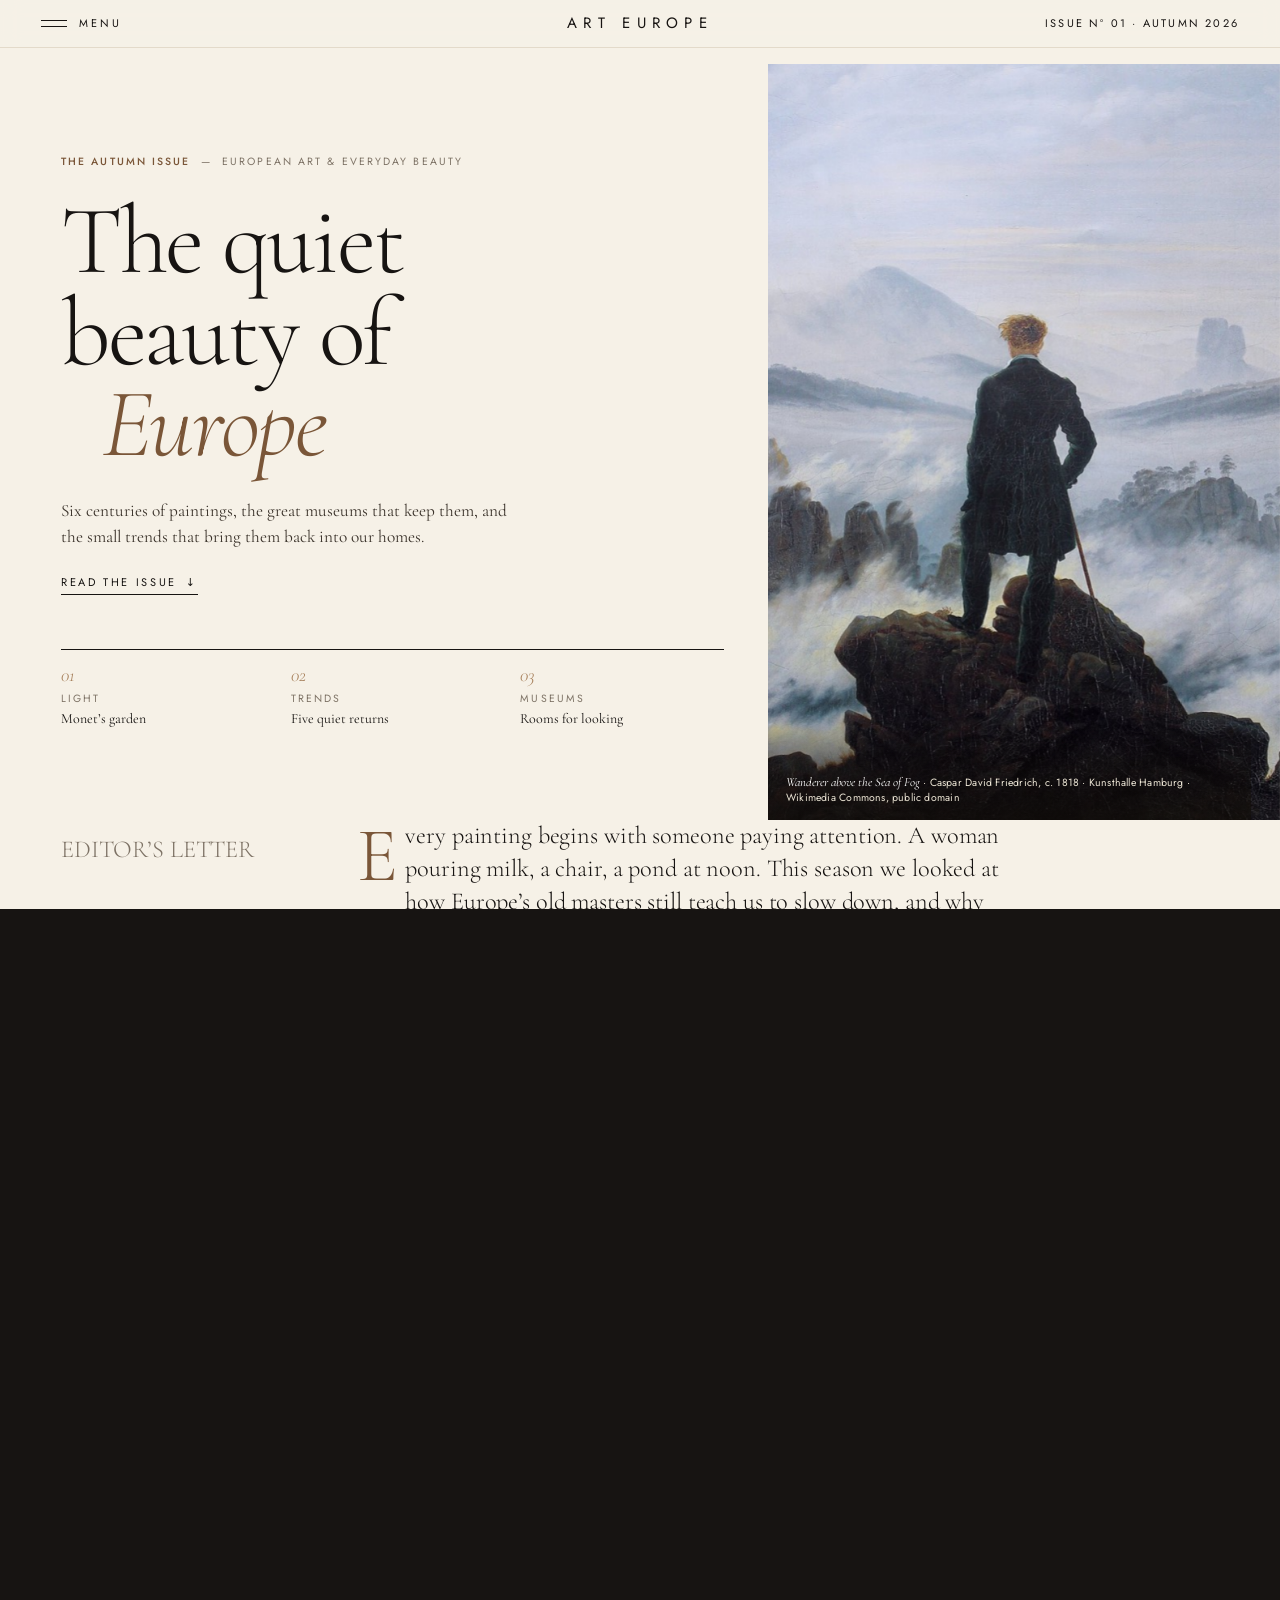
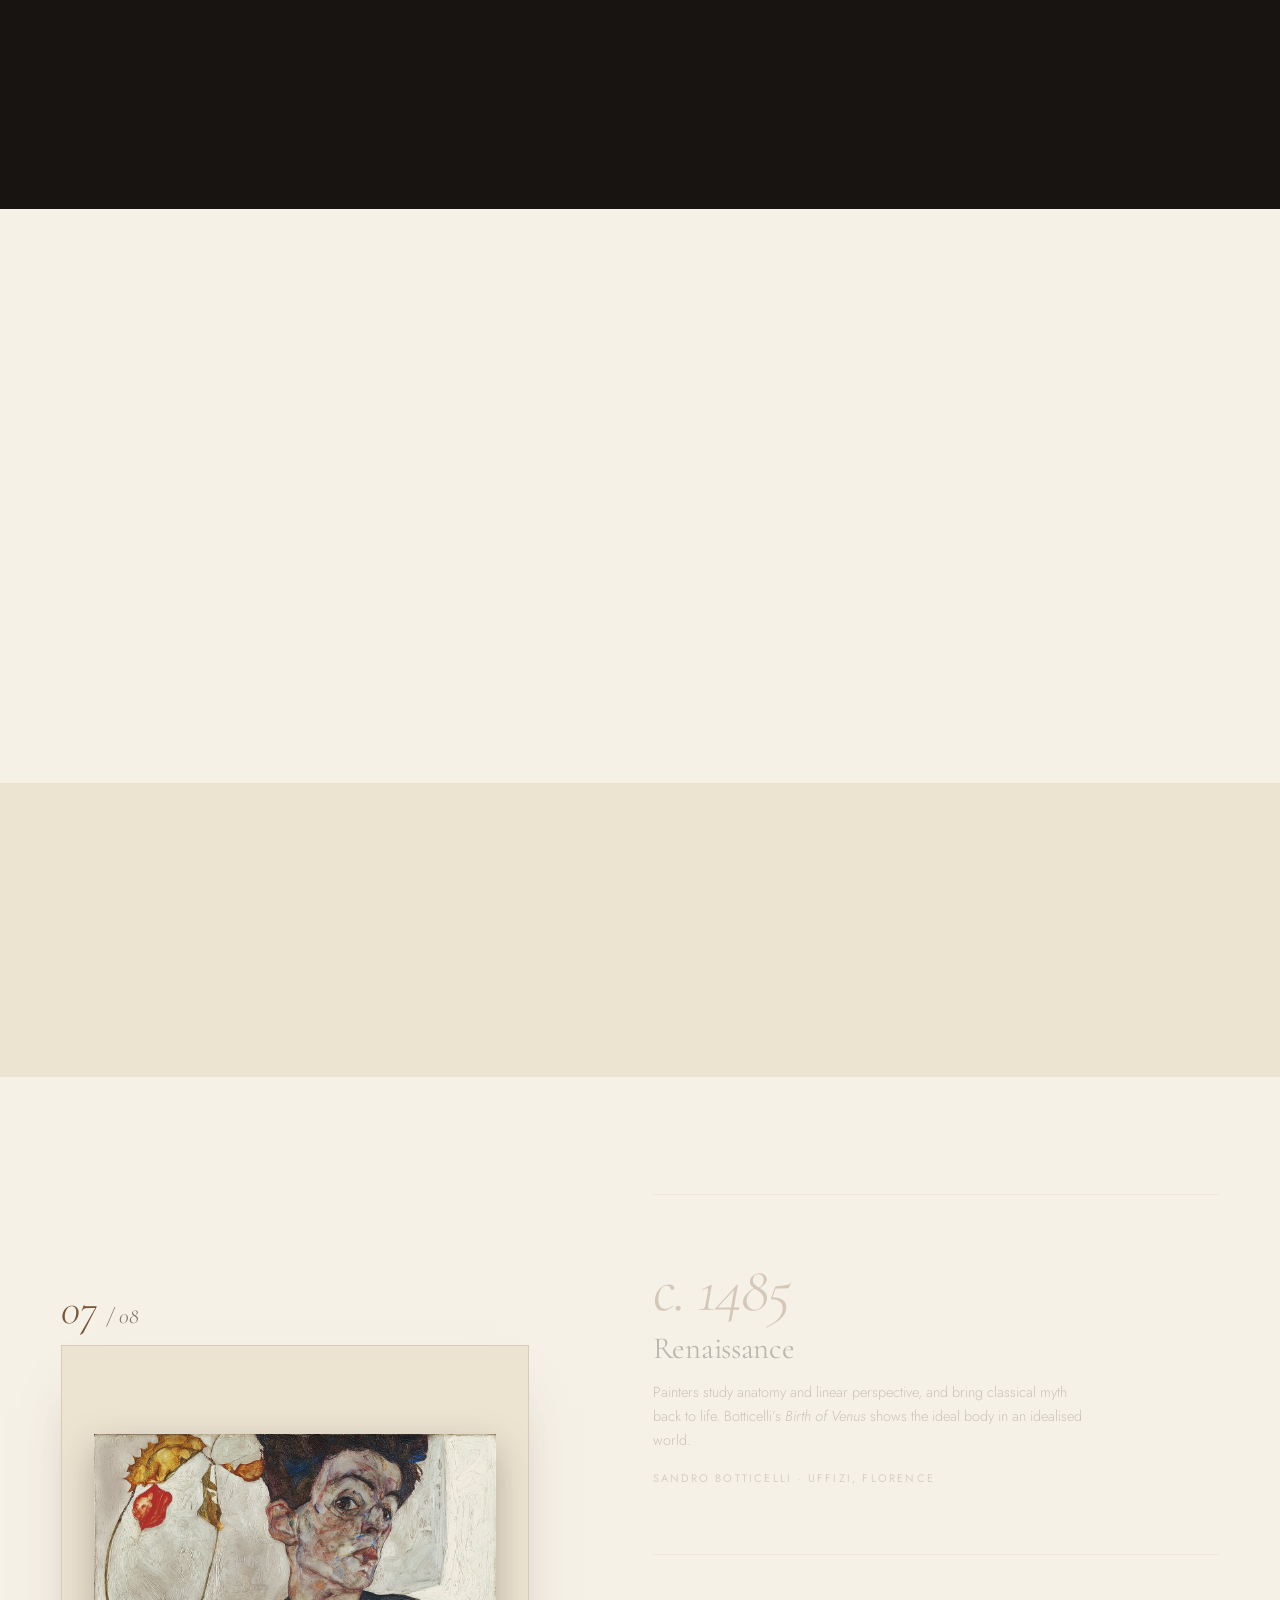
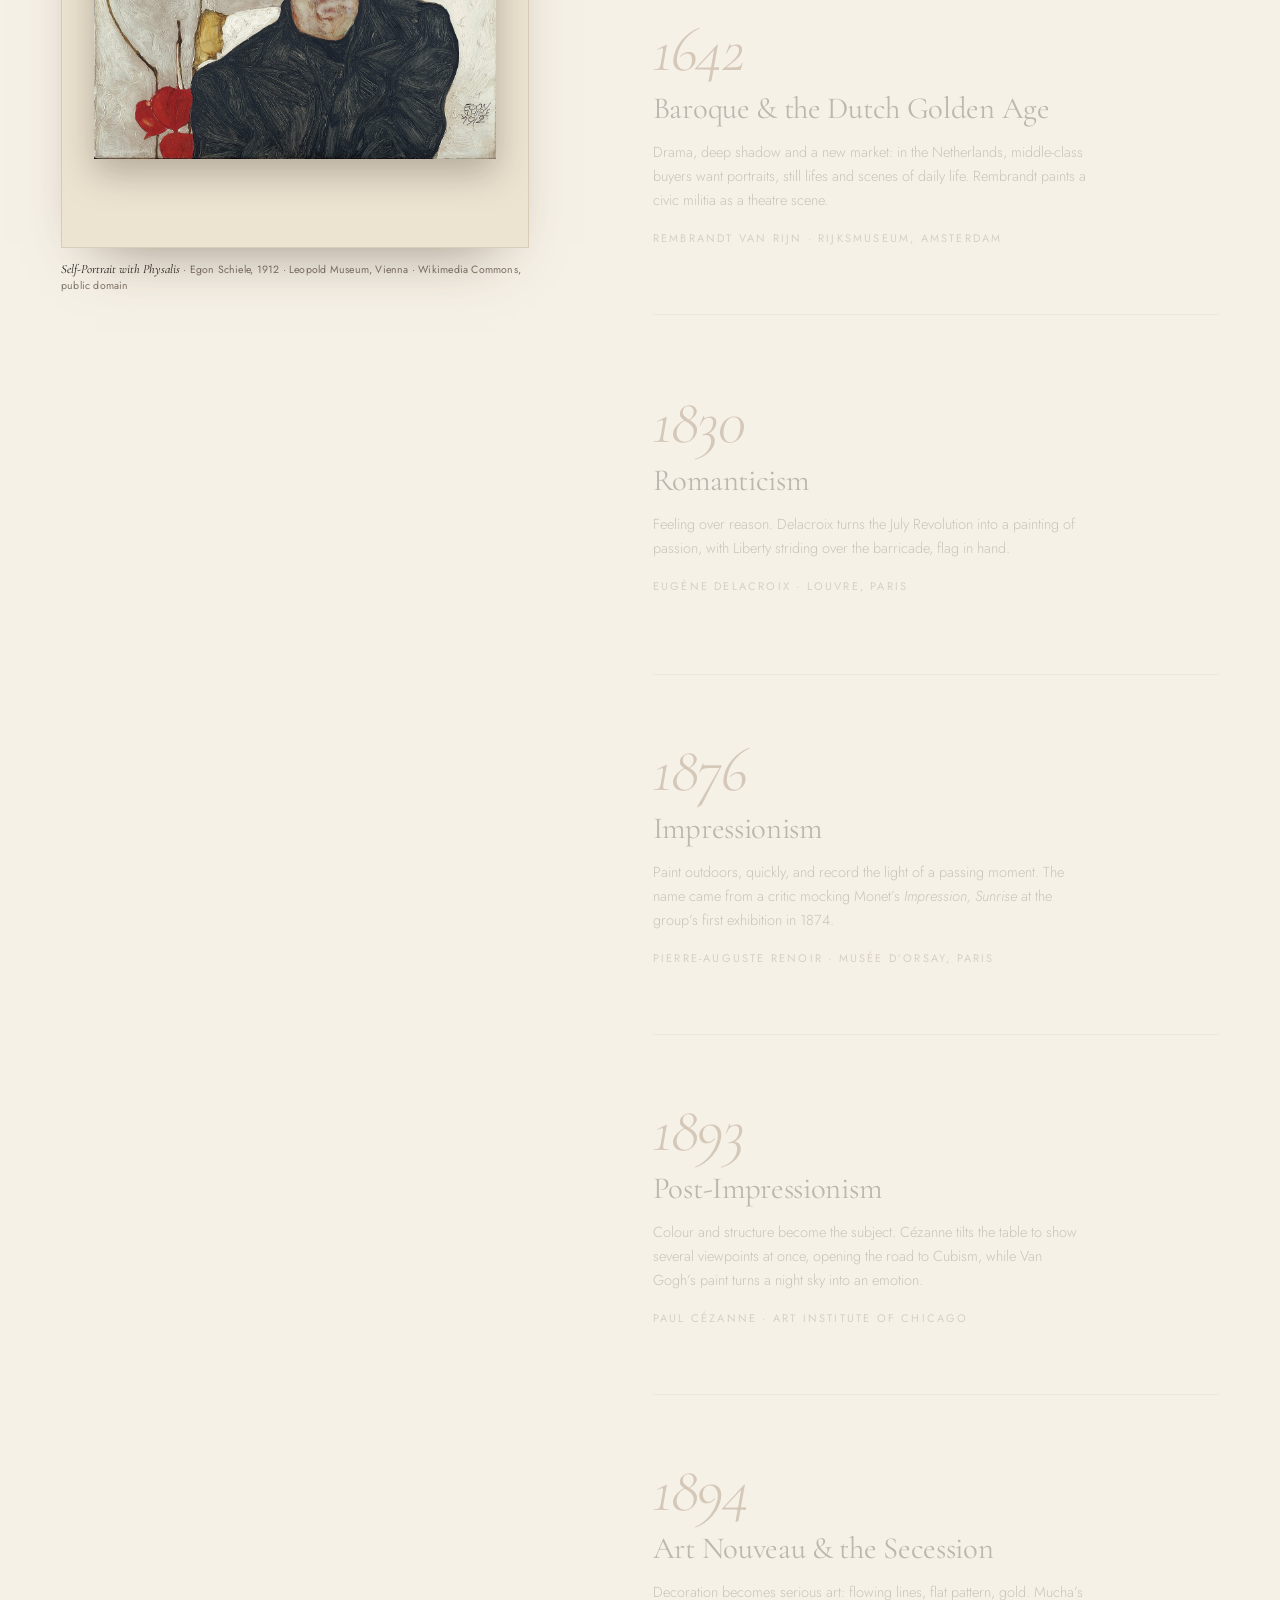
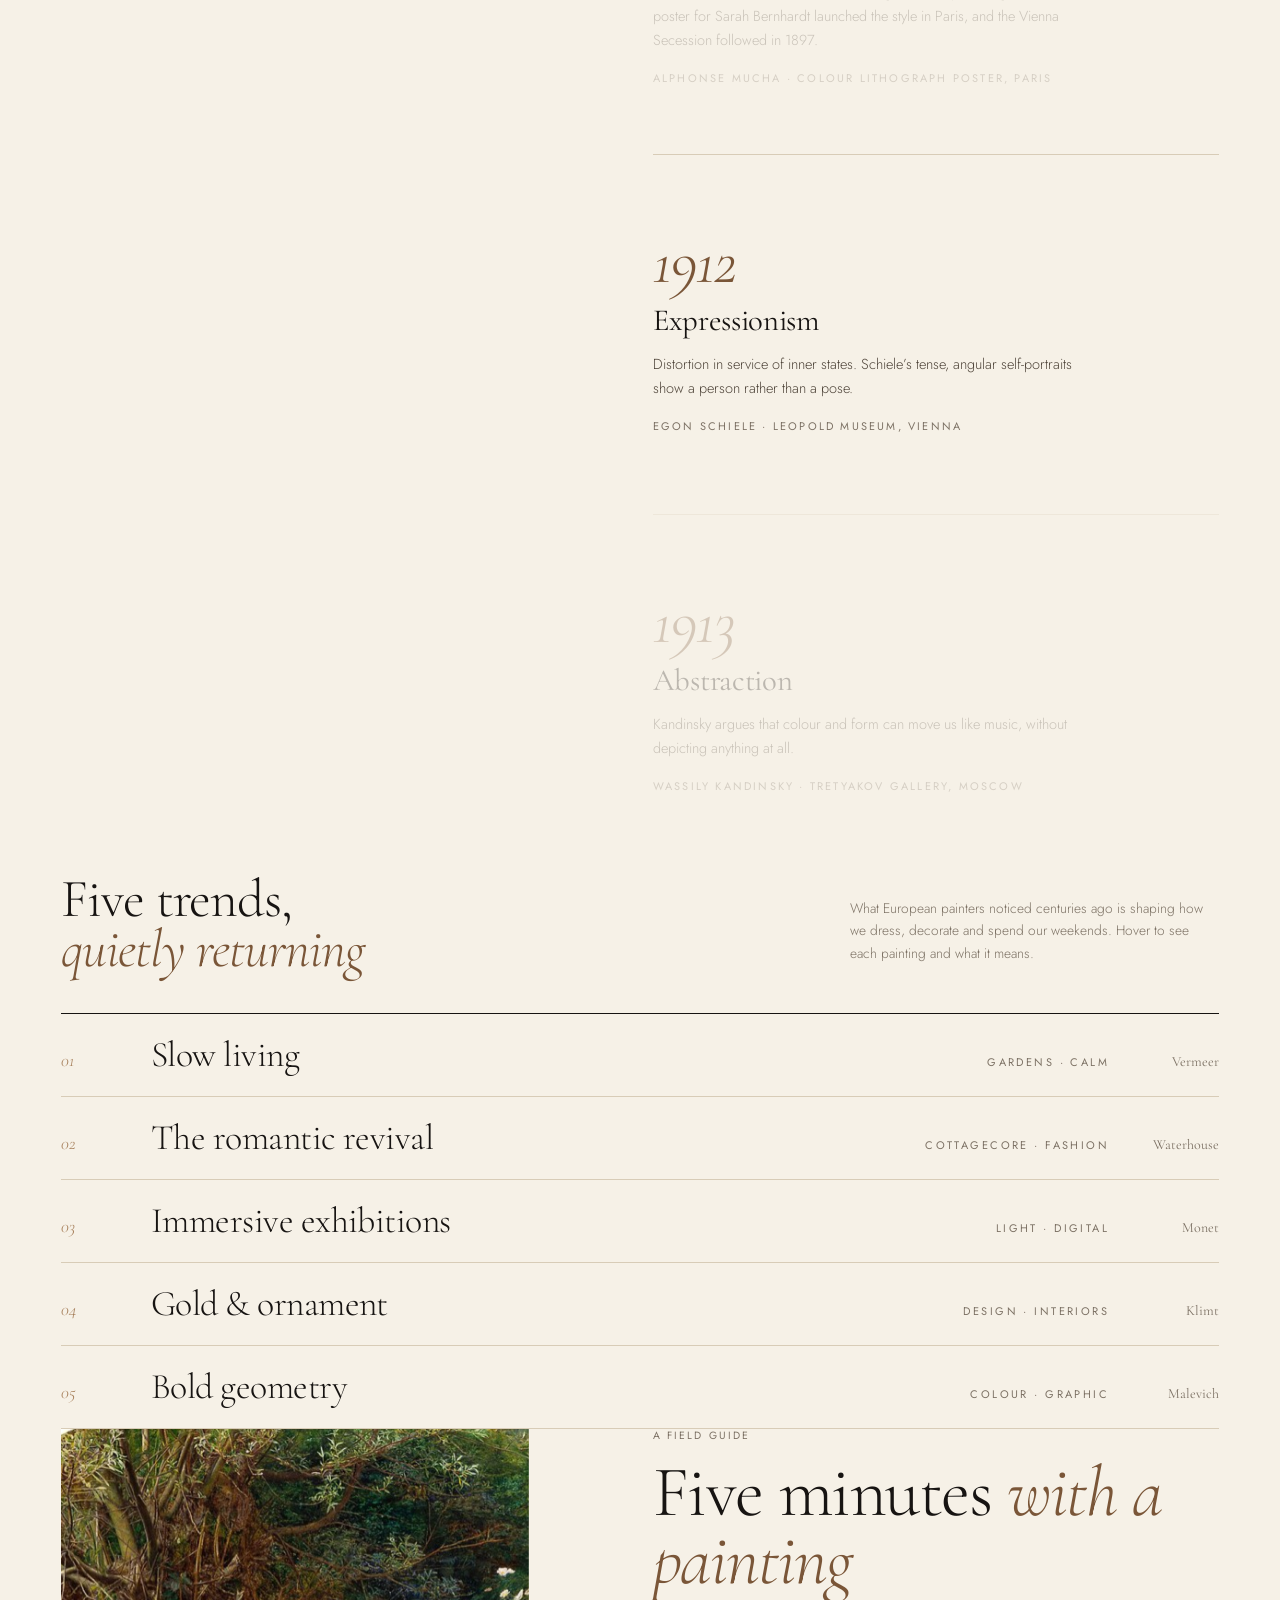
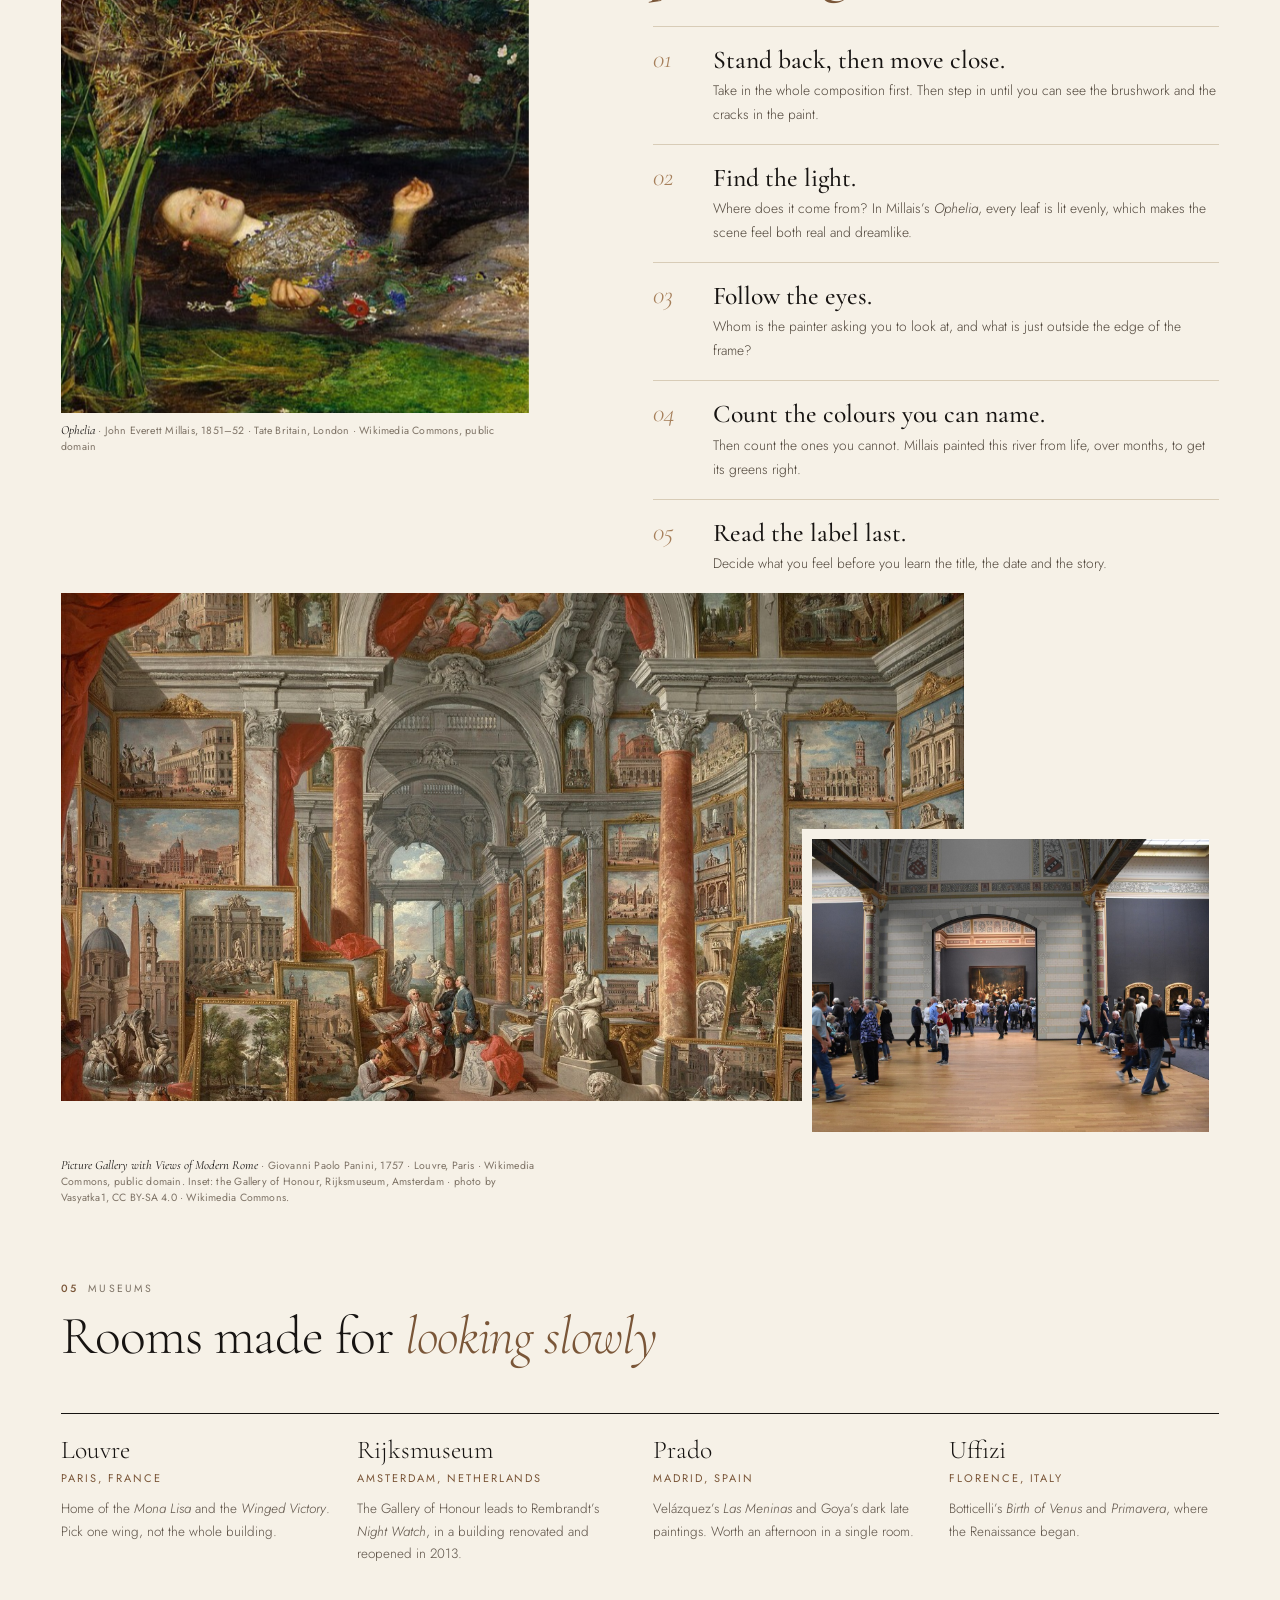
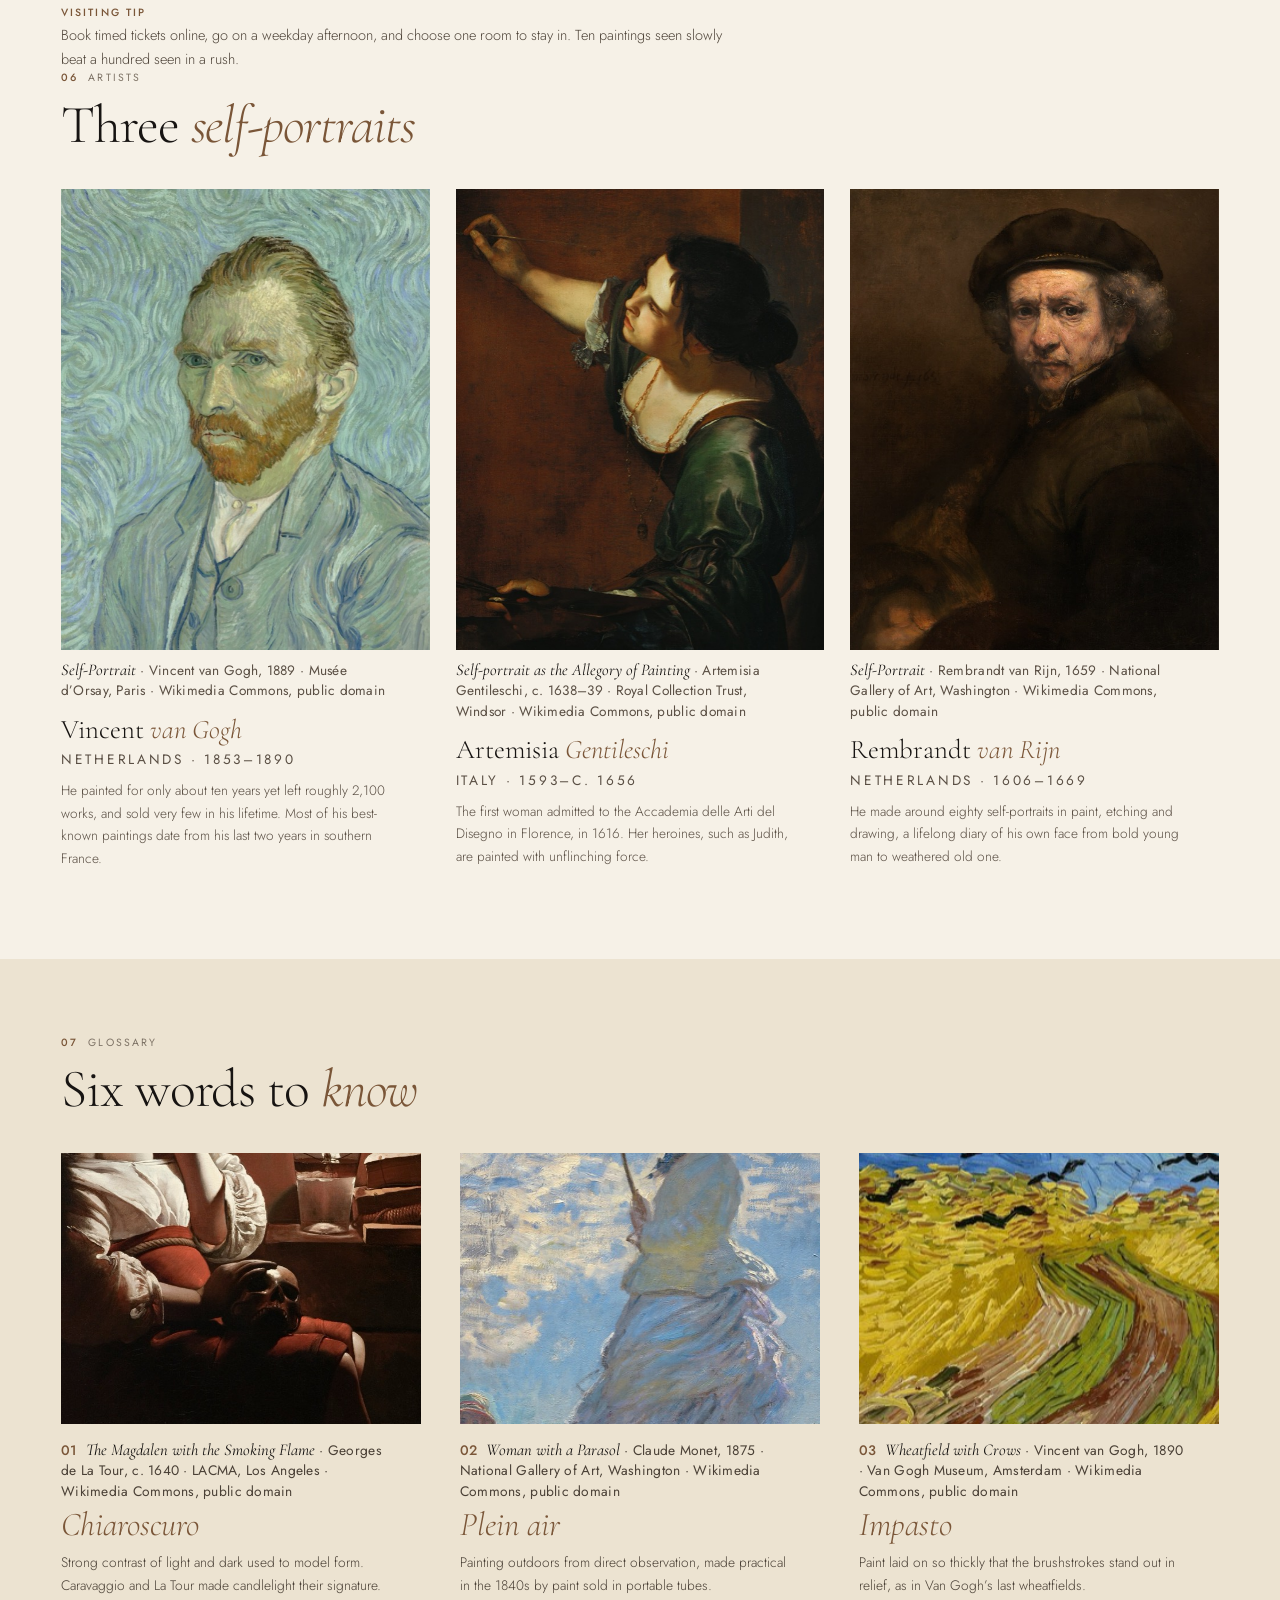
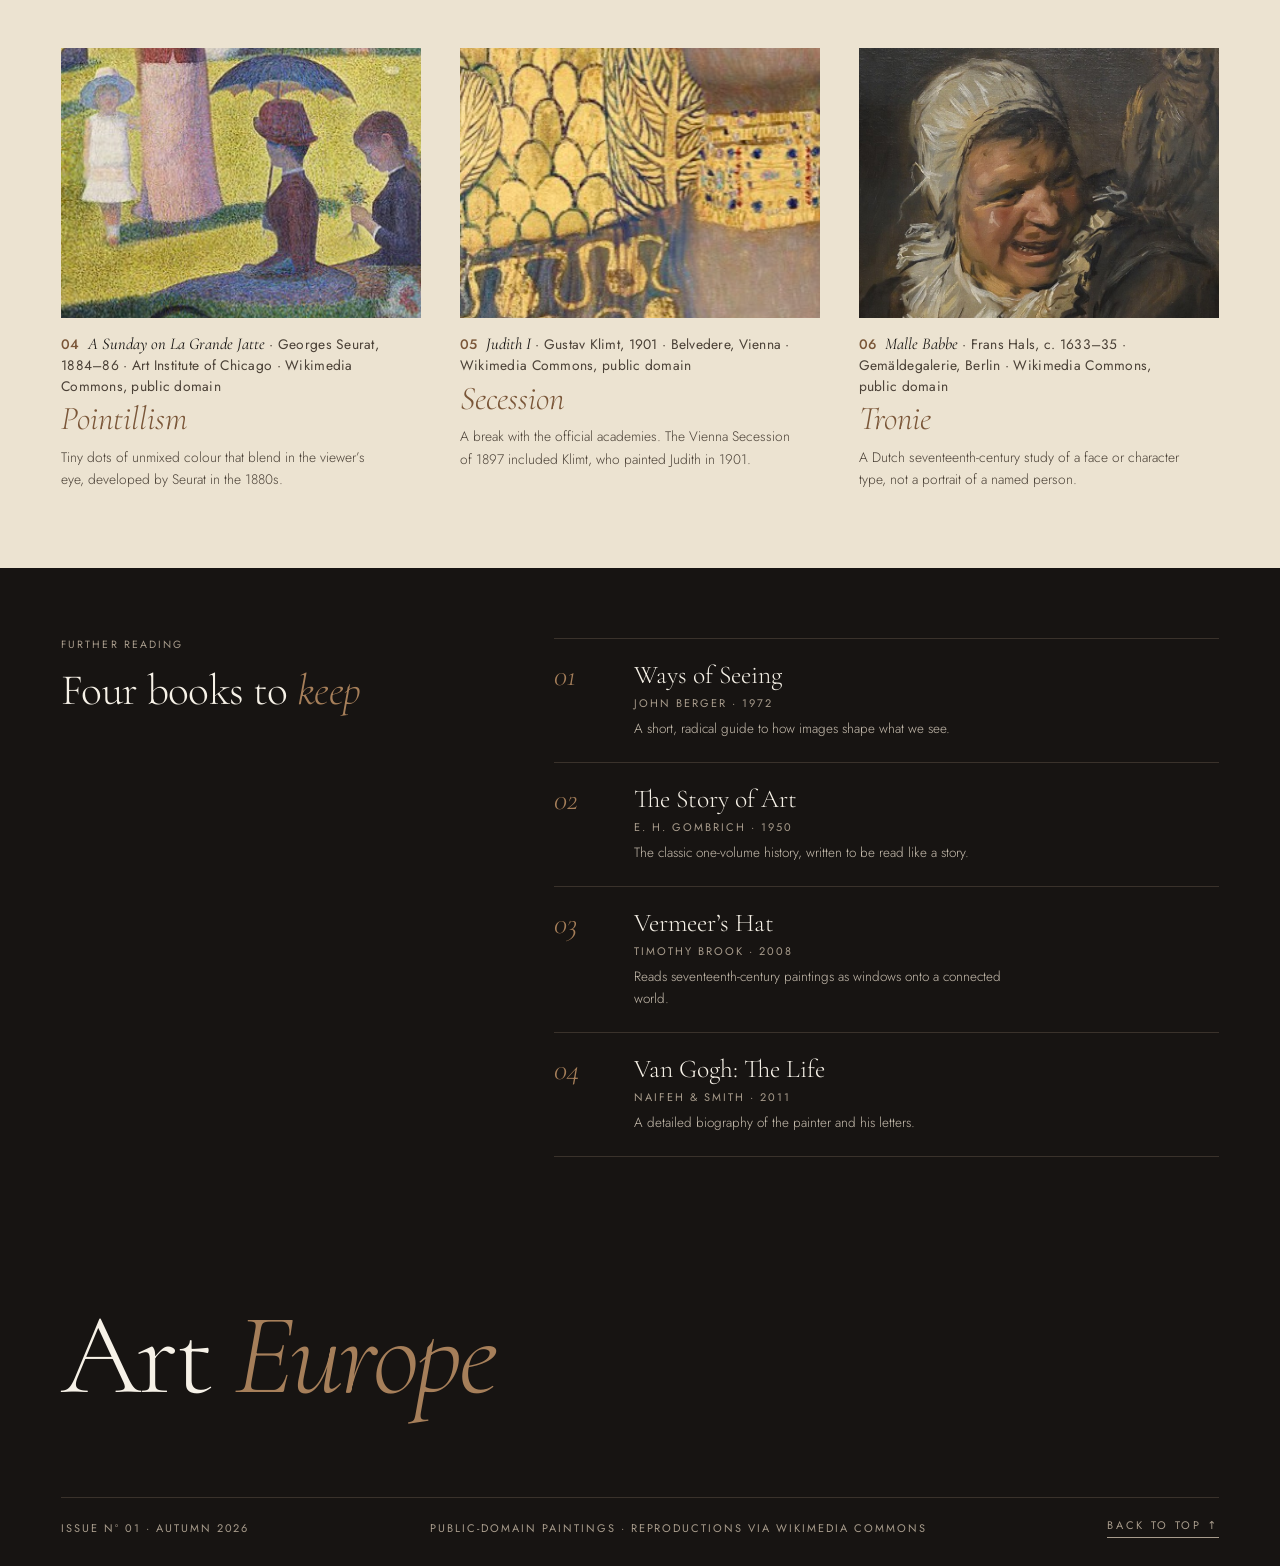
<file: art-europe/index.html>
<!doctype html>
<html lang="en">
<head>
<meta charset="utf-8">
<!-- Google tag (gtag.js) -->
<script async src="https://www.googletagmanager.com/gtag/js?id=G-23RSFNWC9K"></script>
<script>
  window.dataLayer = window.dataLayer || [];
  function gtag(){dataLayer.push(arguments);}
  gtag('js', new Date());
  gtag('config', 'G-23RSFNWC9K');
</script>
<meta name="viewport" content="width=device-width,initial-scale=1">
<title>Art Europe · A Magazine of Art &amp; Everyday Beauty</title>
<meta name="description" content="Art Europe is an online art magazine: paintings, museums and the quiet trends shaping how Europe looks and lives.">
<link rel="icon" href="data:image/svg+xml,%3Csvg xmlns='http://www.w3.org/2000/svg' viewBox='0 0 64 64'%3E%3Crect width='64' height='64' fill='%23171412'/%3E%3Ctext x='32' y='47' text-anchor='middle' font-family='Georgia,serif' font-style='italic' font-size='42' fill='%23f6f1e7'%3EA%3C/text%3E%3C/svg%3E">
<link rel="preconnect" href="https://fonts.googleapis.com"><link rel="preconnect" href="https://fonts.gstatic.com" crossorigin>
<link href="https://fonts.googleapis.com/css2?family=Cormorant+Garamond:ital,wght@0,300;0,400;0,500;1,300;1,400;1,500&family=Jost:wght@300;400;500&display=swap" rel="stylesheet">
<script>document.documentElement.className="js"</script>
<style>
:root{
  --ivory:#f6f1e7;--cream:#ece3d1;--earth:#7a5638;--earth2:#a67f5a;--ink:#171412;--mut:#7d7265;--line:#d8ccb7;
  --serif:"Cormorant Garamond",Georgia,"Times New Roman",serif;--sans:"Jost",system-ui,-apple-system,"Segoe UI",sans-serif;
  --pad:clamp(18px,3.2vw,48px);--max:1240px;--ease:cubic-bezier(.2,.7,.15,1);
}
*{box-sizing:border-box}
html{scroll-behavior:smooth}
body{margin:0;background:var(--ivory);color:var(--ink);font:300 clamp(14.5px,.98vw,16px)/1.65 var(--sans);-webkit-font-smoothing:antialiased;overflow-x:hidden}
img{display:block;width:100%;height:100%;object-fit:cover}
a{color:inherit;text-decoration:none}
h1,h2,h3,p,figure,ul{margin:0}
em{font-style:italic}
.wrap{max-width:var(--max);margin:0 auto;padding:0 var(--pad)}
.g{display:grid;grid-template-columns:repeat(12,1fr);column-gap:clamp(12px,2vw,32px)}
.lab{font:400 10.5px/1.4 var(--sans);letter-spacing:.2em;text-transform:uppercase;color:var(--mut)}
.lab b{font-weight:500;color:var(--earth)}
.serif{font-family:var(--serif)}
.link{display:inline-flex;gap:.8em;align-items:center;font:400 11px/1 var(--sans);letter-spacing:.24em;text-transform:uppercase;border-bottom:1px solid currentColor;padding-bottom:6px;transition:gap .4s var(--ease),color .3s}
.link:hover{gap:1.4em;color:var(--earth)}

/* ---------- màn chào + chuyển trang ---------- */
.curtain{position:fixed;inset:0;z-index:200;background:var(--ink);color:var(--ivory);display:none;place-items:center;transition:transform 1.2s var(--ease)}
.js .curtain{display:grid}
.curtain span{font:300 clamp(34px,7vw,90px)/1 var(--serif);letter-spacing:.02em;opacity:0;animation:cin 1s .15s var(--ease) forwards}
.curtain i{font-style:italic;color:var(--earth2)}
.curtain.done{transform:translateY(-101%)}
@keyframes cin{to{opacity:1}}
.page-wipe{position:fixed;inset:0;z-index:150;background:var(--ink);transform:translateY(101%);pointer-events:none}
.page-wipe.go{animation:wipe .9s var(--ease)}
@keyframes wipe{0%{transform:translateY(101%)}45%,55%{transform:translateY(0)}100%{transform:translateY(-101%)}}

/* ---------- thanh trên + menu ---------- */
.bar{position:fixed;top:0;left:0;right:0;z-index:100;display:flex;justify-content:space-between;align-items:center;padding:18px var(--pad);color:var(--ink);background:rgba(246,241,231,.9);-webkit-backdrop-filter:blur(10px);backdrop-filter:blur(10px);border-bottom:1px solid rgba(216,204,183,.6);transition:background .4s,color .4s,border-color .4s}
body.menu .bar{background:transparent;color:var(--ivory);border-color:transparent;-webkit-backdrop-filter:none;backdrop-filter:none}
.mast{position:absolute;left:50%;transform:translateX(-50%);font:400 15px/1 var(--sans);letter-spacing:.42em;text-transform:uppercase}
.bar button{all:unset;cursor:pointer;font:400 11px/1 var(--sans);letter-spacing:.26em;text-transform:uppercase;display:flex;gap:12px;align-items:center}
.bar button i{display:block;width:26px;height:7px;border-block:1px solid currentColor;transition:width .3s}
.bar button:hover i{width:36px}
.issue{font:400 11px/1 var(--sans);letter-spacing:.2em;text-transform:uppercase}
.ov{position:fixed;inset:0;z-index:99;background:var(--ink);color:var(--ivory);clip-path:circle(0 at 52px 34px);transition:clip-path .9s var(--ease);display:flex;flex-direction:column;justify-content:center;padding:0 var(--pad);visibility:hidden}
.ov.open{clip-path:circle(160% at 52px 34px);visibility:visible}
.ov a{display:flex;align-items:baseline;gap:22px;font:300 clamp(40px,7.5vw,104px)/1.12 var(--serif);opacity:0;transform:translateY(24px);transition:opacity .6s,transform .8s var(--ease),color .3s,padding-left .5s var(--ease)}
.ov.open a{opacity:1;transform:none}
.ov.open a:nth-child(1){transition-delay:.25s,.25s,0s,0s}.ov.open a:nth-child(2){transition-delay:.3s,.3s,0s,0s}.ov.open a:nth-child(3){transition-delay:.35s,.35s,0s,0s}.ov.open a:nth-child(4){transition-delay:.4s,.4s,0s,0s}.ov.open a:nth-child(5){transition-delay:.45s,.45s,0s,0s}.ov.open a:nth-child(6){transition-delay:.5s,.5s,0s,0s}.ov.open a:nth-child(7){transition-delay:.55s,.55s,0s,0s}
.ov a small{font:400 11px/1 var(--sans);letter-spacing:.2em;color:var(--earth2)}
.ov a:hover{font-style:italic;color:var(--earth2);padding-left:18px}

/* ---------- bìa ---------- */
.cover{--padl:max(var(--pad),calc((100vw - var(--max))/2 + var(--pad)));display:grid;grid-template-columns:minmax(0,1fr) minmax(0,40vw);min-height:min(100svh,820px);padding:0;margin:0;position:relative}
.cover-txt{padding:calc(64px + clamp(18px,4vh,60px)) clamp(18px,3.4vw,64px) clamp(20px,4vh,48px) var(--padl);display:flex;flex-direction:column;justify-content:center;position:relative;z-index:2}
.cover h1{font:300 clamp(44px,min(7.6vw,12.5vh),112px)/.94 var(--serif);letter-spacing:-.025em;margin:clamp(14px,3vh,28px) 0 clamp(16px,3vh,30px)}
.cover h1 em{color:var(--earth);display:block;padding-left:clamp(0px,3.2vw,64px)}
.cover .deck{max-width:27em;font:400 clamp(16px,min(1.35vw,2.3vh),20px)/1.5 var(--serif);color:#3b332b}
.cover .go{margin-top:clamp(16px,3vh,32px);align-self:flex-start}
.inside{display:grid;grid-template-columns:repeat(3,1fr);gap:clamp(12px,2vw,28px);margin-top:clamp(24px,6vh,64px);padding-top:16px;border-top:1px solid var(--ink)}
.inside a{display:block;transition:color .3s}
.inside a:hover{color:var(--earth)}
.inside b{display:block;font:italic 300 clamp(18px,1.5vw,24px)/1 var(--serif);color:var(--earth2);margin-bottom:6px}
.inside span{display:block;font:400 10.5px/1.5 var(--sans);letter-spacing:.2em;text-transform:uppercase;color:var(--mut)}
.inside i{display:block;font:400 14px/1.35 var(--serif);font-style:normal;margin-top:4px}
.cover-img{margin:0;position:relative;height:min(100svh,820px);padding-top:64px;background:var(--ivory)}
.cover-img .fig{height:100%}
.cover-img .fig img{animation:kb 24s var(--ease) both}
@keyframes kb{from{scale:1.06}to{scale:1}}
.cover-img figcaption{position:absolute;left:0;right:0;bottom:0;margin:0;padding:50px 18px 14px;background:linear-gradient(transparent,rgba(18,14,10,.72));color:#efe8d8;z-index:3}
.cover-img figcaption i{color:#fff}
.cover .scroll{position:absolute;left:var(--padl);bottom:clamp(16px,3vh,32px);display:flex;align-items:center;gap:12px;font:400 10px/1 var(--sans);letter-spacing:.3em;text-transform:uppercase;color:var(--mut);z-index:3}
.cover .scroll::before{content:"";width:1px;height:38px;background:var(--ink);transform-origin:top;animation:ln 2.2s var(--ease) infinite}
@keyframes ln{0%{transform:scaleY(0)}60%{transform:scaleY(1)}100%{transform:scaleY(1);opacity:0}}
@media(max-width:820px){
  .cover{display:block;min-height:0}
  .cover-txt{padding:96px var(--pad) 32px}
  .cover h1{font-size:clamp(50px,17vw,96px)}
  .cover-img{height:78svh;padding-top:0}
  .cover .scroll{display:none}
  .inside{display:none}
}
@media(max-height:780px) and (min-width:821px){.inside{display:none}}
.fig{position:relative;overflow:hidden;background:var(--cream)}
.cap{display:block;font:400 10.5px/1.5 var(--sans);letter-spacing:.02em;color:var(--mut);margin-top:10px;max-width:46em}
.cap i{font:italic 400 1.2em/1.2 var(--serif);color:var(--ink);letter-spacing:0}
.cap b{color:var(--earth);font-weight:500}
/* ---------- ảnh: parallax + hover ---------- */
.par img{height:118%;margin-top:-9%;transform:translate3d(0,var(--py,0px),0) scale(var(--sc,1));transition:transform .9s var(--ease);will-change:transform}
.hov:hover img{--sc:1.025}
.mask{clip-path:inset(0 0 100% 0);transition:clip-path 1.5s var(--ease)}
.mask.on{clip-path:inset(0 0 0 0)}
.js .rv{opacity:0;transform:translateY(34px);transition:opacity 1.1s var(--ease),transform 1.2s var(--ease)}
.js .rv.on{opacity:1;transform:none}
.d1{transition-delay:.12s!important}.d2{transition-delay:.24s!important}.d3{transition-delay:.36s!important}

/* ---------- thư tòa soạn ---------- */
section{margin-top:clamp(52px,7vw,104px)}
.letter .lab{grid-column:1/4;padding-top:14px}
.letter .body{grid-column:4/11}
.letter p{font:300 clamp(20px,1.9vw,27px)/1.35 var(--serif);letter-spacing:-.005em}
.letter .body>p:not(.sig)::first-letter{float:left;font:300 clamp(60px,6vw,88px)/.8 var(--serif);color:var(--earth);padding:.06em .1em 0 0}
.letter .sig{margin-top:30px;font:italic 400 22px var(--serif);color:var(--earth)}

/* ---------- bài đặc biệt ---------- */
.feat{align-items:center}
.feat .fig{aspect-ratio:4/3}
.feat .a{grid-column:1/8}
.feat .b{grid-column:9/13}
.feat h2{font:300 clamp(32px,3.4vw,50px)/1 var(--serif);letter-spacing:-.015em;margin:18px 0 22px}
.feat h2 em{color:var(--earth)}
.feat p.t{color:#4a4036;max-width:26em;margin-bottom:28px}
.num{font:italic 300 clamp(44px,4.6vw,68px)/.9 var(--serif);color:var(--earth2)}
.look{border-top:1px solid var(--line);padding-top:16px;margin-bottom:28px;max-width:26em}.look ul{list-style:none;padding:0;margin:10px 0 0}.look li{font-size:.92em;color:#4a4036;padding:7px 0 7px 22px;position:relative;border-bottom:1px solid var(--line)}.look li::before{content:"—";position:absolute;left:0;color:var(--earth2)}
.feat.rev .a{grid-column:5/13;grid-row:1}.feat.rev .b{grid-column:1/4;grid-row:1}

/* ---------- ba bài so le ---------- */
.trio{align-items:start}
.it{display:block}
.it .fig{aspect-ratio:4/5}
.it h3{font:300 clamp(22px,2.1vw,32px)/1.1 var(--serif);margin:18px 0 8px}
.it h3 em{color:var(--earth)}
.it p{color:#5a4f44;font-size:.95em;max-width:24em}
.it1{grid-column:1/5}
.it2{grid-column:5/9;margin-top:0}.it2 .fig{aspect-ratio:4/5}
.it3{grid-column:9/13;margin-top:0}

/* ---------- trích dẫn ---------- */
.quote{background:var(--cream);padding:clamp(44px,6vw,90px) 0;margin-top:clamp(52px,7vw,104px);position:relative}
.quote blockquote{margin:0;grid-column:2/12;font:300 clamp(26px,3.2vw,46px)/1.12 var(--serif);letter-spacing:-.015em}
.quote blockquote em{color:var(--earth)}
.quote .lab{grid-column:2/12;margin-top:34px}
.quote section{margin:0}

/* ---------- chỉ mục xu hướng ---------- */
.idx-h{align-items:end;margin-bottom:clamp(20px,3vw,40px)}
.idx-h h2{grid-column:1/9;font:300 clamp(34px,4.2vw,60px)/.94 var(--serif);letter-spacing:-.02em}
.idx-h h2 em{color:var(--earth)}
.idx-h p{grid-column:9/13;color:var(--mut);font-size:.95em;padding-bottom:10px}
.idx{list-style:none;padding:0;border-top:1px solid var(--ink)}
.idx li{border-bottom:1px solid var(--line);position:relative}
.idx a{display:grid;grid-template-columns:70px 1fr auto 90px;gap:20px;align-items:baseline;padding:clamp(14px,1.8vw,26px) 0;transition:padding .6s var(--ease),color .3s}
.idx .n{font:italic 300 18px var(--serif);color:var(--earth2)}
.idx .t{font:300 clamp(24px,2.8vw,42px)/1 var(--serif);letter-spacing:-.015em;transition:font-style .2s}
.idx .tg{font:400 11px/1 var(--sans);letter-spacing:.22em;text-transform:uppercase;color:var(--mut)}
.idx .y{font:400 14px var(--serif);text-align:right;color:var(--mut)}
.idx li:hover a{padding-left:22px;color:var(--earth)}
.idx li:hover .t{font-style:italic}
.idx .th{display:none}
.peek{position:fixed;left:0;top:0;width:clamp(300px,27vw,430px);z-index:60;pointer-events:none;background:var(--ivory);opacity:0;transform:translateY(10px) scale(.97);transition:opacity .4s var(--ease),transform .6s var(--ease);box-shadow:0 40px 70px -28px rgba(23,20,18,.55),0 0 0 1px var(--line)}
.peek.on{opacity:1;transform:none}
.peek .pk-img{position:relative;aspect-ratio:4/3;overflow:hidden;background:var(--cream)}
.peek .pk-img img{position:absolute;inset:0;opacity:0;transition:opacity .45s}.peek .pk-img img.on{opacity:1}
.peek .pk-b{padding:16px 18px 18px}
.peek .pk-b h4{margin:0 0 6px;font:italic 400 clamp(22px,1.8vw,28px)/1.1 var(--serif);color:var(--earth)}
.peek .pk-b .lab{margin:0 0 10px;letter-spacing:.14em;font-size:10px;line-height:1.5}
.peek .pk-b p.m{margin:0;font:400 14px/1.55 var(--serif);color:#3b332b}
.peek .pk-b .k{display:block;margin-bottom:6px;font:500 10px/1 var(--sans);letter-spacing:.24em;text-transform:uppercase;color:var(--earth2)}
@media(hover:none){.peek{display:none}.idx .th{display:block;width:74px;aspect-ratio:1;grid-column:1}}

/* ---------- bảo tàng ---------- */
.mus .big{grid-column:1/13;width:78%;aspect-ratio:16/9;position:relative;grid-row:1}
.mus .small{grid-column:1/13;grid-row:1;justify-self:end;align-self:end;width:36%;aspect-ratio:4/3;position:relative;z-index:2;margin-bottom:calc(var(--pad)*-1);border:clamp(6px,.8vw,12px) solid var(--ivory)}
.mus figure .fig{position:absolute;inset:0;height:auto!important}
.mus .head{grid-column:1/8;margin-top:clamp(36px,6vw,84px)}
.mus h2{font:300 clamp(34px,4.2vw,60px)/.94 var(--serif);letter-spacing:-.02em;margin-top:14px}
.mus h2 em{color:var(--earth)}
.mus .lst{grid-column:1/13;display:grid;grid-template-columns:repeat(4,1fr);gap:clamp(16px,2vw,32px);margin-top:clamp(28px,4vw,56px);border-top:1px solid var(--ink);padding-top:22px}
.mus .lst div b{display:block;font:300 clamp(22px,2vw,30px)/1.1 var(--serif)}
.mus .lst span{display:block;margin-top:6px;font:400 11px/1.5 var(--sans);letter-spacing:.18em;text-transform:uppercase;color:var(--earth)}
.mus .lst p{margin-top:12px;color:#5a4f44;font-size:.93em}

/* ---------- họa sĩ ---------- */
.art-h{margin-bottom:clamp(20px,3vw,40px)}
.art-h h2{font:300 clamp(34px,4.2vw,60px)/.94 var(--serif);letter-spacing:-.02em}
.art-h h2 em{color:var(--earth)}
.pr{align-items:start}
.p1{grid-column:1/5}.p2{grid-column:5/9;margin-top:0}.p3{grid-column:9/13;margin-top:0}
.pr .fig{aspect-ratio:4/5}
.pr h3{font:300 clamp(22px,2.1vw,32px)/1.1 var(--serif);margin:18px 0 6px}
.pr h3 em{color:var(--earth)}
.pr .lab{margin-bottom:10px}
.pr p{color:#5a4f44;font-size:.94em;max-width:25em}

/* ---------- chân trang ---------- */
footer{background:var(--ink);color:var(--ivory);margin-top:0;padding:clamp(40px,6vw,84px) 0 28px}
footer .big{font:300 clamp(48px,9vw,130px)/.9 var(--serif);letter-spacing:-.03em}
footer .big em{color:var(--earth2)}
footer .row{display:flex;justify-content:space-between;flex-wrap:wrap;gap:20px;margin-top:clamp(40px,7vw,100px);padding-top:22px;border-top:1px solid #3a322b;color:#a89c8c;font:400 11px/1.6 var(--sans);letter-spacing:.18em;text-transform:uppercase}

/* ---------- điện thoại ---------- */
@media(max-width:820px){
  .g{display:block}
  .bar{padding:16px var(--pad)}.issue{display:none}.mast{letter-spacing:.3em;font-size:13px}
  .cover{min-height:0;padding-top:96px}
  .cover-txt{padding-bottom:30px}
  .cover-img .fig{height:72svh}
  .cover h1 em{padding-left:0}
  .letter .lab{margin-bottom:22px}
  .feat .b{margin-top:28px}
  .it,.pr>div{margin:0 0 56px!important}
  .it2 .fig{aspect-ratio:3/4}
  .idx a{grid-template-columns:44px 1fr;row-gap:6px}
  .idx .tg{grid-column:2}.idx .y{display:none}
  .idx .th{display:block;grid-column:2;width:100%;aspect-ratio:16/9;margin-top:8px}
  .idx li:hover a{padding-left:0}
  .mus .big{width:100%}.mus .small{width:62%;margin:-40px 0 0 auto}
  .mus .lst{grid-template-columns:1fr 1fr;row-gap:30px}
  .idx-h p{margin-top:14px}
  footer .row{flex-direction:column}
}
@media(prefers-reduced-motion:reduce){*{animation:none!important;transition:none!important;scroll-behavior:auto!important}.curtain{display:none!important}.js .rv{opacity:1;transform:none}.mask{clip-path:none}}

/* ---------- bản đồ + phương pháp + thuật ngữ ---------- */
.tl{list-style:none;padding:0;border-top:1px solid var(--ink)}
.tl li{display:grid;grid-template-columns:minmax(110px,1.3fr) 5fr 3fr;gap:clamp(14px,2.4vw,40px);align-items:baseline;padding:clamp(22px,2.8vw,40px) 0;border-bottom:1px solid var(--line)}
.tl .yr{font:italic 300 clamp(34px,4.4vw,70px)/1 var(--serif);color:var(--earth)}
.tl h3{font:400 clamp(24px,2.4vw,36px)/1.1 var(--serif);margin-bottom:8px}
.tl p{color:#4f453a;font-size:.96em;max-width:38em}
.tl .wk{font:400 11px/1.6 var(--sans);letter-spacing:.16em;text-transform:uppercase;color:var(--mut);text-align:right}
.method .im{grid-column:1/6}.method .im .fig{aspect-ratio:4/5}
.method .tx{grid-column:7/13;align-self:center}
.method h2{font:300 clamp(40px,5.6vw,92px)/.95 var(--serif);letter-spacing:-.02em;margin:16px 0 30px}
.method h2 em{color:var(--earth)}
.method ol{list-style:none;padding:0;margin:0;counter-reset:m}
.method li{counter-increment:m;display:grid;grid-template-columns:54px 1fr;gap:6px;padding:18px 0;border-top:1px solid var(--line)}
.method li::before{content:counter(m,decimal-leading-zero);font:italic 300 26px/1.1 var(--serif);color:var(--earth2)}
.method li b{display:block;font:500 clamp(22px,2vw,28px)/1.15 var(--serif);margin-bottom:4px}
.method li span{color:#4f453a;font-size:.95em}
.gl{display:grid;grid-template-columns:repeat(3,1fr);gap:0 clamp(18px,3vw,48px)}
.gl div{padding:22px 0;border-top:1px solid var(--line)}
.gl b{font:italic 400 clamp(26px,2.4vw,36px)/1.1 var(--serif);color:var(--earth)}
.gl p{margin-top:8px;color:#4f453a;font-size:.94em;max-width:24em}
.read{margin-top:clamp(40px,6vw,90px);display:grid;grid-template-columns:repeat(4,1fr);gap:clamp(16px,2.4vw,36px)}
.read div{border-left:2px solid var(--earth2);padding-left:16px}
.read b{display:block;font:400 clamp(20px,1.7vw,26px)/1.2 var(--serif)}
.read span{display:block;margin-top:4px;font:400 11px/1.6 var(--sans);letter-spacing:.16em;text-transform:uppercase;color:var(--mut)}
@media(max-width:820px){
  .tl li{grid-template-columns:1fr;gap:6px}.tl .wk{text-align:left}
  .method .im{margin-bottom:34px}
  .gl{grid-template-columns:1fr}.read{grid-template-columns:1fr 1fr}
}

/* ---------- thuật ngữ có hình ---------- */
#glossary{background:var(--cream);padding:clamp(44px,6vw,90px) 0;margin-top:clamp(52px,7vw,104px)}
.gloss{display:grid;grid-template-columns:repeat(3,1fr);gap:clamp(26px,4vw,70px) clamp(18px,3vw,48px);margin-top:clamp(10px,2vw,30px)}
.gc:nth-child(3n+2){margin-top:0}
.gf{overflow:hidden;aspect-ratio:4/3;background:var(--line);margin-bottom:16px;position:relative}
.gf img{transform:scale(var(--z,1.6));transition:transform 1.4s var(--ease)}
.gc:hover .gf img{transform:scale(calc(var(--z,1.6)*1.12))}
.gc h3{font:italic 300 clamp(26px,2.6vw,38px)/1 var(--serif);color:var(--earth);margin:6px 0 10px}
.gc p:not(.lab){color:#4a4036;font-size:.95em;max-width:24em}
.readband{background:var(--ink);color:var(--ivory);margin-top:0;padding:clamp(40px,5.5vw,80px) 0}
.readband .lab{color:#a89c8c}
.rb-h{grid-column:1/5}
.rb-h h2{font:300 clamp(30px,3.4vw,50px)/1 var(--serif);letter-spacing:-.015em;margin-top:16px}
.rb-h h2 em{color:var(--earth2)}
.rb{grid-column:6/13;list-style:none;padding:0;margin:0;border-top:1px solid #3a322b}
.rb li{display:grid;grid-template-columns:70px 1fr;gap:10px;padding:22px 0;border-bottom:1px solid #3a322b;transition:padding .5s var(--ease)}
.rb li:hover{padding-left:16px}
.rb span{font:italic 300 30px/1 var(--serif);color:var(--earth2)}
.rb b{display:block;font:300 clamp(22px,2vw,30px)/1.1 var(--serif)}
.rb i{display:block;margin:6px 0 6px;font:400 11px/1.5 var(--sans);letter-spacing:.18em;text-transform:uppercase;color:#a89c8c;font-style:normal}
.rb p{margin:0;color:#c9bfb0;font-size:.93em;max-width:30em}
@media(max-width:820px){.gloss{grid-template-columns:1fr}.gc:nth-child(n){margin-top:0}.rb{margin-top:30px}.rb-h{margin-bottom:0}}


.idx .tc,.idx .tm{display:none}
@media(hover:none),(max-width:820px){.idx .tc{display:block;grid-column:2;font:400 11px/1.5 var(--sans);color:var(--mut);margin-top:2px}.idx .tm{display:block;grid-column:2;font:400 15px/1.55 var(--serif);color:#4a4036;margin-top:6px}}

/* ---------- bản đồ hội họa: tranh cố định + danh sách cuộn ---------- */
.mp{align-items:start;margin-top:clamp(20px,3vw,40px)}
.mp-fix{grid-column:1/6;position:sticky;top:84px;height:calc(100svh - 104px);display:flex;flex-direction:column;justify-content:center;gap:14px}
.mp-count{display:flex;align-items:baseline;gap:10px;font:italic 300 22px var(--serif);color:var(--mut)}
.mp-count b{font:italic 300 clamp(36px,3.4vw,52px)/1 var(--serif);color:var(--earth)}
.mp-frame{position:relative;aspect-ratio:4/4.3;max-height:calc(100svh - 250px);background:var(--cream);box-shadow:0 30px 60px -34px rgba(60,40,20,.55),inset 0 0 0 1px var(--line);overflow:hidden}
.mp-frame img{position:absolute;inset:7%;width:86%;height:86%;object-fit:contain;opacity:0;transform:scale(1.05);transition:opacity 1s var(--ease),transform 1.4s var(--ease);filter:drop-shadow(0 14px 18px rgba(40,25,10,.28))}
.mp-frame img.on{opacity:1;transform:none}
.mp-fix .cap{margin:0;min-height:3.2em}
.mp-list{grid-column:7/13;list-style:none;padding:0;margin:0}
.mp-list li{min-height:40svh;display:flex;flex-direction:column;justify-content:center;padding:26px 0;border-top:1px solid var(--line);opacity:.26;transition:opacity .7s var(--ease)}
.mp-list li.on{opacity:1}
.mp-list .yr{font:italic 300 clamp(44px,5vw,76px)/.9 var(--serif);color:var(--earth);letter-spacing:-.02em}
.mp-list h3{font:400 clamp(24px,2.4vw,36px)/1.1 var(--serif);margin:14px 0 14px;letter-spacing:-.01em}
.mp-list p{color:#4f453a;max-width:30em}
.mp-list .wk{margin-top:18px;font:400 11px/1.6 var(--sans);letter-spacing:.2em;text-transform:uppercase;color:var(--mut)}
.mp-list .mi{display:none}
@media(max-width:820px){
  .mp-fix{display:none}
  .mp-list li{min-height:0;opacity:1;padding:34px 0 40px}
  .mp-list .mi{display:block;margin:0 0 24px}
  .mp-list .mi>div{background:var(--cream);aspect-ratio:4/3.4;padding:7%;box-shadow:inset 0 0 0 1px var(--line)}
  .mp-list .mi img{object-fit:contain;filter:drop-shadow(0 10px 14px rgba(40,25,10,.25))}
}
</style>
</head>
<body>

<div class="curtain" id="curtain"><span>Art <i>Europe</i></span></div>
<div class="page-wipe" id="wipe"></div>

<header class="bar">
  <button id="mb" aria-expanded="false" aria-controls="ov"><i></i><span id="mbt">Menu</span></button>
  <a class="mast" href="#top">Art Europe</a>
  <span class="issue">Issue Nº 01 · Autumn 2026</span>
</header>

<nav class="ov" id="ov" aria-label="Sections">
  <a href="#top"><small>00</small>Cover</a>
  <a href="#light"><small>01</small>Light</a>
  <a href="#features"><small>02</small>Features</a>
  <a href="#map"><small>03</small>A map of painting</a>
  <a href="#trends"><small>04</small>Trends</a>
  <a href="#museums"><small>05</small>Museums</a>
  <a href="#artists"><small>06</small>Artists</a>
</nav>

<main>
<!-- ============ BÌA ============ -->
<section class="cover" id="top">
  <div class="cover-txt">
    <p class="lab rv"><b>The Autumn Issue</b> &nbsp;—&nbsp; European art &amp; everyday beauty</p>
    <h1 class="rv d1">The quiet<br>beauty of <em>Europe</em></h1>
    <p class="deck rv d2">Six centuries of paintings, the great museums that keep them, and the small trends that bring them back into our homes.</p>
    <a class="link go rv d3" href="#letter">Read the issue <span>↓</span></a>
    <div class="inside rv d3">
      <a href="#light"><b>01</b><span>Light</span><i>Monet’s garden</i></a>
      <a href="#trends"><b>02</b><span>Trends</span><i>Five quiet returns</i></a>
      <a href="#museums"><b>03</b><span>Museums</span><i>Rooms for looking</i></a>
    </div>
  </div>
  <figure class="cover-img rv d1">
    <div class="fig par hov mask" data-mask><img src="/art-europe/img/wanderer.jpg" alt="Caspar David Friedrich, Wanderer above the Sea of Fog" style="object-position:50% 30%"></div>
    <figcaption class="cap"><i>Wanderer above the Sea of Fog</i> · Caspar David Friedrich, c. 1818 · Kunsthalle Hamburg · Wikimedia Commons, public domain</figcaption>
  </figure>
  </section>

<!-- ============ THƯ TÒA SOẠN ============ -->
<section class="letter g wrap" id="letter">
  <p class="lab rv">Editor’s letter</p>
  <div class="body rv d1">
    <p>Every painting begins with someone paying attention. A woman pouring milk, a chair, a pond at noon. This season we looked at how Europe’s old masters still teach us to slow down, and why their quiet ideas feel so new.</p>
    <p class="sig">— The editors</p>
  </div>
</section>

<!-- ============ I · ÁNH SÁNG ============ -->
<section class="feat g wrap" id="light">
  <figure class="a rv">
    <div class="fig par hov mask" data-mask><img src="/art-europe/img/waterlilies.jpg" alt="Claude Monet, Water Lilies" style="object-position:50% 50%"></div>
    <figcaption class="cap"><i>Water Lilies</i> · Claude Monet, 1906 · Art Institute of Chicago · Wikimedia Commons, public domain</figcaption>
  </figure>
  <div class="b">
    <p class="num rv">I</p>
    <p class="lab rv d1">On light</p>
    <h2 class="rv d1">Slow living, <em>garden light</em></h2>
    <p class="t rv d2">Monet began building his water garden at Giverny in 1893 and went on to paint its lilies for some thirty years, around 250 canvases in all. The subject was never the flower. It was the light moving across the surface of the water, which is why slow, patient attention is the real trend hiding in these pictures.</p>
    <div class="look rv d3"><p class="lab"><b>Look for</b></p><ul><li>There is almost no horizon: the pond becomes the whole picture.</li><li>Sky and clouds appear as reflections, not above the water.</li><li>The edges of the lilies dissolve into short, broken strokes.</li></ul></div>
    <a class="link rv d3" href="#trends">See the trends <span>→</span></a>
  </div>
</section>

<!-- ============ BA BÀI SO LE ============ -->
<section class="trio g wrap" id="features">
  <a class="it it1 rv" href="#trends"><div class="fig par hov mask" data-mask><img src="/art-europe/img/pearl.jpg" alt="Vermeer, Girl with a Pearl Earring" style="object-position:50% 25%"></div>
    <p class="cap"><i>Girl with a Pearl Earring</i> · Johannes Vermeer, c. 1665 · Mauritshuis, The Hague · Wikimedia Commons, public domain</p><p class="lab" style="margin-top:16px">Portrait · c. 1665</p><h3>The glance that <em>stays</em></h3><p>It is a <em>tronie</em>, a Dutch study of a face rather than a commissioned portrait, so no one knows who, if anyone, sat for it. That open question is part of its pull. Mauritshuis, The Hague.</p></a>
  <a class="it it2 rv d1" href="#trends"><div class="fig par hov mask" data-mask><img src="/art-europe/img/klimt-kiss.jpg" alt="Klimt, The Kiss" style="object-position:50% 40%"></div>
    <p class="cap"><i>The Kiss</i> · Gustav Klimt, 1907–08 · Belvedere, Vienna · Wikimedia Commons, public domain</p><p class="lab" style="margin-top:16px">Ornament · 1908</p><h3>Gold, again, <em>everywhere</em></h3><p>Painted in 1907–08 with real gold leaf, at the peak of Klimt’s “golden phase”. He had co-founded the Vienna Secession in 1897; its ornament is now back in jewellery and interiors. Belvedere, Vienna.</p></a>
  <a class="it it3 rv d2" href="#trends"><div class="fig par hov mask" data-mask><img src="/art-europe/img/starry.jpg" alt="Van Gogh, The Starry Night" style="object-position:50% 50%"></div>
    <p class="cap"><i>The Starry Night</i> · Vincent van Gogh, 1889 · MoMA, New York · Wikimedia Commons, public domain</p><p class="lab" style="margin-top:16px">Night · 1889</p><h3>Walking into <em>the sky</em></h3><p>Van Gogh painted it in June 1889 from his room at the asylum in Saint-Rémy, working partly from memory: the village is invented. Immersive shows now project it across whole rooms. MoMA, New York.</p></a>
</section>

<!-- ============ TRÍCH DẪN ============ -->
<div class="quote">
  <div class="wrap g">
    <blockquote class="rv">“The ordinary is not the absence of beauty. It is beauty <em>nobody has noticed yet.</em>”</blockquote>
    <p class="lab rv d1">A thought that runs through this issue</p>
  </div>
</div>

<!-- ============ BẢN ĐỒ HỘI HỌA ============ -->
<section class="wrap" id="map">
  <div class="idx-h g">
    <h2 class="rv">A short map of <em>European painting</em></h2>
    <p class="rv d1">Eight turning points, from the Renaissance to the first abstract pictures. Each one changed what a painting was allowed to be. Scroll, and the painting follows.</p>
  </div>
  <div class="mp g">
    <div class="mp-fix"><div class="mp-count"><b id="mpn">01</b><span>/ 08</span></div><div class="mp-frame" id="mpf"><img src="/art-europe/img/venus.jpg" alt="Sandro Botticelli, The Birth of Venus" data-cap="<i>The Birth of Venus</i> · Sandro Botticelli, c. 1485 · Uffizi, Florence · Wikimedia Commons, public domain" class="on"><img src="/art-europe/img/nightwatch.jpg" alt="Rembrandt van Rijn, The Night Watch" data-cap="<i>The Night Watch</i> · Rembrandt van Rijn, 1642 · Rijksmuseum, Amsterdam · Wikimedia Commons, public domain"><img src="/art-europe/img/delacroix.jpg" alt="Eugène Delacroix, Liberty Leading the People" data-cap="<i>Liberty Leading the People</i> · Eugène Delacroix, 1830 · Louvre, Paris · Wikimedia Commons, public domain"><img src="/art-europe/img/renoir.jpg" alt="Pierre-Auguste Renoir, Dance at Le Moulin de la Galette" data-cap="<i>Dance at Le Moulin de la Galette</i> · Pierre-Auguste Renoir, 1876 · Musée d’Orsay, Paris · Wikimedia Commons, public domain"><img src="/art-europe/img/cezanne.jpg" alt="Paul Cézanne, The Basket of Apples" data-cap="<i>The Basket of Apples</i> · Paul Cézanne, c. 1893 · Art Institute of Chicago · Wikimedia Commons, public domain"><img src="/art-europe/img/mucha.jpg" alt="Alphonse Mucha, Gismonda" data-cap="<i>Gismonda</i> · Alphonse Mucha, 1894 · colour lithograph poster, Paris · Wikimedia Commons, public domain"><img src="/art-europe/img/schiele.jpg" alt="Egon Schiele, Self-Portrait with Physalis" data-cap="<i>Self-Portrait with Physalis</i> · Egon Schiele, 1912 · Leopold Museum, Vienna · Wikimedia Commons, public domain"><img src="/art-europe/img/kandinsky.jpg" alt="Wassily Kandinsky, Composition VII" data-cap="<i>Composition VII</i> · Wassily Kandinsky, 1913 · Tretyakov Gallery, Moscow · Wikimedia Commons, public domain"></div><p class="cap" id="mpc"></p></div>
    <ol class="mp-list">
      <li data-i="0" class="on">
        <figure class="mi"><div><img src="/art-europe/img/venus.jpg" alt="Sandro Botticelli, The Birth of Venus" loading="lazy"></div><figcaption class="cap"><i>The Birth of Venus</i> · Sandro Botticelli, c. 1485 · Uffizi, Florence · Wikimedia Commons, public domain</figcaption></figure>
        <span class="yr">c. 1485</span><h3>Renaissance</h3><p>Painters study anatomy and linear perspective, and bring classical myth back to life. Botticelli’s <em>Birth of Venus</em> shows the ideal body in an idealised world.</p><span class="wk">Sandro Botticelli · Uffizi, Florence</span>
      </li>
      <li data-i="1">
        <figure class="mi"><div><img src="/art-europe/img/nightwatch.jpg" alt="Rembrandt van Rijn, The Night Watch" loading="lazy"></div><figcaption class="cap"><i>The Night Watch</i> · Rembrandt van Rijn, 1642 · Rijksmuseum, Amsterdam · Wikimedia Commons, public domain</figcaption></figure>
        <span class="yr">1642</span><h3>Baroque &amp; the Dutch Golden Age</h3><p>Drama, deep shadow and a new market: in the Netherlands, middle-class buyers want portraits, still lifes and scenes of daily life. Rembrandt paints a civic militia as a theatre scene.</p><span class="wk">Rembrandt van Rijn · Rijksmuseum, Amsterdam</span>
      </li>
      <li data-i="2">
        <figure class="mi"><div><img src="/art-europe/img/delacroix.jpg" alt="Eugène Delacroix, Liberty Leading the People" loading="lazy"></div><figcaption class="cap"><i>Liberty Leading the People</i> · Eugène Delacroix, 1830 · Louvre, Paris · Wikimedia Commons, public domain</figcaption></figure>
        <span class="yr">1830</span><h3>Romanticism</h3><p>Feeling over reason. Delacroix turns the July Revolution into a painting of passion, with Liberty striding over the barricade, flag in hand.</p><span class="wk">Eugène Delacroix · Louvre, Paris</span>
      </li>
      <li data-i="3">
        <figure class="mi"><div><img src="/art-europe/img/renoir.jpg" alt="Pierre-Auguste Renoir, Dance at Le Moulin de la Galette" loading="lazy"></div><figcaption class="cap"><i>Dance at Le Moulin de la Galette</i> · Pierre-Auguste Renoir, 1876 · Musée d’Orsay, Paris · Wikimedia Commons, public domain</figcaption></figure>
        <span class="yr">1876</span><h3>Impressionism</h3><p>Paint outdoors, quickly, and record the light of a passing moment. The name came from a critic mocking Monet’s <em>Impression, Sunrise</em> at the group’s first exhibition in 1874.</p><span class="wk">Pierre-Auguste Renoir · Musée d’Orsay, Paris</span>
      </li>
      <li data-i="4">
        <figure class="mi"><div><img src="/art-europe/img/cezanne.jpg" alt="Paul Cézanne, The Basket of Apples" loading="lazy"></div><figcaption class="cap"><i>The Basket of Apples</i> · Paul Cézanne, c. 1893 · Art Institute of Chicago · Wikimedia Commons, public domain</figcaption></figure>
        <span class="yr">1893</span><h3>Post-Impressionism</h3><p>Colour and structure become the subject. Cézanne tilts the table to show several viewpoints at once, opening the road to Cubism, while Van Gogh’s paint turns a night sky into an emotion.</p><span class="wk">Paul Cézanne · Art Institute of Chicago</span>
      </li>
      <li data-i="5">
        <figure class="mi"><div><img src="/art-europe/img/mucha.jpg" alt="Alphonse Mucha, Gismonda" loading="lazy"></div><figcaption class="cap"><i>Gismonda</i> · Alphonse Mucha, 1894 · colour lithograph poster, Paris · Wikimedia Commons, public domain</figcaption></figure>
        <span class="yr">1894</span><h3>Art Nouveau &amp; the Secession</h3><p>Decoration becomes serious art: flowing lines, flat pattern, gold. Mucha’s poster for Sarah Bernhardt launched the style in Paris, and the Vienna Secession followed in 1897.</p><span class="wk">Alphonse Mucha · colour lithograph poster, Paris</span>
      </li>
      <li data-i="6">
        <figure class="mi"><div><img src="/art-europe/img/schiele.jpg" alt="Egon Schiele, Self-Portrait with Physalis" loading="lazy"></div><figcaption class="cap"><i>Self-Portrait with Physalis</i> · Egon Schiele, 1912 · Leopold Museum, Vienna · Wikimedia Commons, public domain</figcaption></figure>
        <span class="yr">1912</span><h3>Expressionism</h3><p>Distortion in service of inner states. Schiele’s tense, angular self-portraits show a person rather than a pose.</p><span class="wk">Egon Schiele · Leopold Museum, Vienna</span>
      </li>
      <li data-i="7">
        <figure class="mi"><div><img src="/art-europe/img/kandinsky.jpg" alt="Wassily Kandinsky, Composition VII" loading="lazy"></div><figcaption class="cap"><i>Composition VII</i> · Wassily Kandinsky, 1913 · Tretyakov Gallery, Moscow · Wikimedia Commons, public domain</figcaption></figure>
        <span class="yr">1913</span><h3>Abstraction</h3><p>Kandinsky argues that colour and form can move us like music, without depicting anything at all.</p><span class="wk">Wassily Kandinsky · Tretyakov Gallery, Moscow</span>
      </li>
    </ol>
  </div>
</section>

<!-- ============ XU HƯỚNG ============ -->
<section class="wrap" id="trends">
  <div class="idx-h g">
    <h2 class="rv">Five trends,<br><em>quietly returning</em></h2>
    <p class="rv d1">What European painters noticed centuries ago is shaping how we dress, decorate and spend our weekends. Hover to see each painting and what it means.</p>
  </div>
  <ul class="idx">
    <li class="rv" data-img="/art-europe/img/milkmaid.jpg" data-cap="The Milkmaid · Johannes Vermeer, c. 1657–58 · Rijksmuseum, Amsterdam" data-t="The Milkmaid" data-m="Nothing happens here: a servant pours milk. Vermeer gives that small task the dignity of a saint’s portrait, painting the bread, the thin stream and the window light with equal care. The deeper meaning is that ordinary work, done attentively, is worth looking at. That is slow living in a single frame."><a href="#map"><span class="n">01</span><span class="t">Slow living</span><span class="tg">Gardens · Calm</span><span class="y">Vermeer</span><img class="th" src="/art-europe/img/milkmaid.jpg" alt=""><small class="tc">The Milkmaid · Johannes Vermeer, c. 1657–58 · Rijksmuseum, Amsterdam · Wikimedia Commons</small><p class="tm">Nothing happens here: a servant pours milk. Vermeer gives that small task the dignity of a saint’s portrait, painting the bread, the thin stream and the window light with equal care. The deeper meaning is that ordinary work, done attentively, is worth looking at. That is slow living in a single frame.</p></a></li>
    <li class="rv" data-img="/art-europe/img/shalott.jpg" data-cap="The Lady of Shalott · John William Waterhouse, 1888 · Tate Britain, London" data-t="The Lady of Shalott" data-m="In Tennyson’s poem, a woman cursed to see the world only in a mirror looks at Lancelot directly and the curse falls. Waterhouse paints her as she floats toward Camelot, knowing the cost, with three candles guttering beside her. She chooses life over safety, and that bittersweet mood is why her flowing hair and autumn woods keep returning in fashion and photography."><a href="#map"><span class="n">02</span><span class="t">The romantic revival</span><span class="tg">Cottagecore · Fashion</span><span class="y">Waterhouse</span><img class="th" src="/art-europe/img/shalott.jpg" alt=""><small class="tc">The Lady of Shalott · John William Waterhouse, 1888 · Tate Britain, London · Wikimedia Commons</small><p class="tm">In Tennyson’s poem, a woman cursed to see the world only in a mirror looks at Lancelot directly and the curse falls. Waterhouse paints her as she floats toward Camelot, knowing the cost, with three candles guttering beside her. She chooses life over safety, and that bittersweet mood is why her flowing hair and autumn woods keep returning in fashion and photography.</p></a></li>
    <li class="rv" data-img="/art-europe/img/impression.jpg" data-cap="Impression, Sunrise · Claude Monet, 1872 · Musée Marmottan Monet, Paris" data-t="Impression, Sunrise" data-m="Monet painted the port of Le Havre at dawn in a few loose strokes: an orange sun, grey-blue mist, boats as silhouettes. Critics mocked it as unfinished and coined the word “Impressionism”. Its argument, that the feeling of a moment matters more than an exact record, is why immersive shows now surround visitors with light instead of hanging a single frame."><a href="#map"><span class="n">03</span><span class="t">Immersive exhibitions</span><span class="tg">Light · Digital</span><span class="y">Monet</span><img class="th" src="/art-europe/img/impression.jpg" alt=""><small class="tc">Impression, Sunrise · Claude Monet, 1872 · Musée Marmottan Monet, Paris · Wikimedia Commons</small><p class="tm">Monet painted the port of Le Havre at dawn in a few loose strokes: an orange sun, grey-blue mist, boats as silhouettes. Critics mocked it as unfinished and coined the word “Impressionism”. Its argument, that the feeling of a moment matters more than an exact record, is why immersive shows now surround visitors with light instead of hanging a single frame.</p></a></li>
    <li class="rv" data-img="/art-europe/img/adele.jpg" data-cap="Portrait of Adele Bloch-Bauer I · Gustav Klimt, 1907 · Neue Galerie, New York" data-t="Portrait of Adele Bloch-Bauer I" data-m="Adele, a patron of Vienna’s artistic circle, almost dissolves into a field of gold leaf, eyes and spirals echoing Byzantine mosaics and Egyptian motifs. Only her face and hands are naturalistic; everything else is ornament. The picture asks whether decoration can be a kind of portrait, and why gold still signals both luxury and reverence."><a href="#map"><span class="n">04</span><span class="t">Gold &amp; ornament</span><span class="tg">Design · Interiors</span><span class="y">Klimt</span><img class="th" src="/art-europe/img/adele.jpg" alt=""><small class="tc">Portrait of Adele Bloch-Bauer I · Gustav Klimt, 1907 · Neue Galerie, New York · Wikimedia Commons</small><p class="tm">Adele, a patron of Vienna’s artistic circle, almost dissolves into a field of gold leaf, eyes and spirals echoing Byzantine mosaics and Egyptian motifs. Only her face and hands are naturalistic; everything else is ornament. The picture asks whether decoration can be a kind of portrait, and why gold still signals both luxury and reverence.</p></a></li>
    <li class="rv" data-img="/art-europe/img/malevich.jpg" data-cap="Suprematist Composition · Kazimir Malevich, 1916 · Stedelijk Museum, Amsterdam" data-t="Suprematist Composition" data-m="Malevich dropped the object altogether. Rectangles drift across white space with no ground and no horizon, in what he called the supremacy of pure feeling. The picture proposed that colour and shape alone can carry emotion, which is the root of the bold geometry now seen on posters, ceramics and interiors."><a href="#map"><span class="n">05</span><span class="t">Bold geometry</span><span class="tg">Colour · Graphic</span><span class="y">Malevich</span><img class="th" src="/art-europe/img/malevich.jpg" alt=""><small class="tc">Suprematist Composition · Kazimir Malevich, 1916 · Stedelijk Museum, Amsterdam · Wikimedia Commons</small><p class="tm">Malevich dropped the object altogether. Rectangles drift across white space with no ground and no horizon, in what he called the supremacy of pure feeling. The picture proposed that colour and shape alone can carry emotion, which is the root of the bold geometry now seen on posters, ceramics and interiors.</p></a></li>
  </ul>
</section>
<div class="peek" id="peek" aria-hidden="true"></div>

<!-- ============ PHƯƠNG PHÁP ============ -->
<section class="method g wrap" id="method">
  <figure class="im rv"><div class="fig par hov mask" data-mask><img src="/art-europe/img/ophelia.jpg" alt="John Everett Millais, Ophelia" style="object-position:22% 50%"></div><figcaption class="cap"><i>Ophelia</i> · John Everett Millais, 1851–52 · Tate Britain, London · Wikimedia Commons, public domain</figcaption></figure>
  <div class="tx">
    <p class="lab rv">A field guide</p>
    <h2 class="rv d1">Five minutes <em>with a painting</em></h2>
    <ol class="rv d2">
      <li><div><b>Stand back, then move close.</b><span>Take in the whole composition first. Then step in until you can see the brushwork and the cracks in the paint.</span></div></li>
      <li><div><b>Find the light.</b><span>Where does it come from? In Millais’s <em>Ophelia</em>, every leaf is lit evenly, which makes the scene feel both real and dreamlike.</span></div></li>
      <li><div><b>Follow the eyes.</b><span>Whom is the painter asking you to look at, and what is just outside the edge of the frame?</span></div></li>
      <li><div><b>Count the colours you can name.</b><span>Then count the ones you cannot. Millais painted this river from life, over months, to get its greens right.</span></div></li>
      <li><div><b>Read the label last.</b><span>Decide what you feel before you learn the title, the date and the story.</span></div></li>
    </ol>
  </div>
</section>

<!-- ============ BẢO TÀNG ============ -->
<section class="mus wrap g" id="museums">
  <figure class="big rv">
    <div class="fig par hov mask" data-mask style="height:100%"><img src="/art-europe/img/panini.jpg" alt="Panini, Picture Gallery with Views of Modern Rome" style="object-position:50% 40%"></div>
  </figure>
  <figure class="small rv d2"><div class="fig hov" style="height:100%"><img src="/art-europe/img/hall1.jpg" alt="The Gallery of Honour at the Rijksmuseum, Amsterdam"></div></figure>
  <p class="cap rv" style="grid-column:1/13;margin-top:calc(var(--pad)*1.4)"><i>Picture Gallery with Views of Modern Rome</i> · Giovanni Paolo Panini, 1757 · Louvre, Paris · Wikimedia Commons, public domain. Inset: the Gallery of Honour, Rijksmuseum, Amsterdam · photo by Vasyatka1, CC BY-SA 4.0 · Wikimedia Commons.</p>
  <div class="head rv">
    <p class="lab"><b>05</b> &nbsp;Museums</p>
    <h2>Rooms made for <em>looking slowly</em></h2>
  </div>
  <div class="lst rv">
    <div><b>Louvre</b><span>Paris, France</span><p>Home of the <em>Mona Lisa</em> and the <em>Winged Victory</em>. Pick one wing, not the whole building.</p></div>
    <div><b>Rijksmuseum</b><span>Amsterdam, Netherlands</span><p>The Gallery of Honour leads to Rembrandt’s <em>Night Watch</em>, in a building renovated and reopened in 2013.</p></div>
    <div><b>Prado</b><span>Madrid, Spain</span><p>Velázquez’s <em>Las Meninas</em> and Goya’s dark late paintings. Worth an afternoon in a single room.</p></div>
    <div><b>Uffizi</b><span>Florence, Italy</span><p>Botticelli’s <em>Birth of Venus</em> and <em>Primavera</em>, where the Renaissance began.</p></div>
  </div>
  <p class="tipm rv" style="grid-column:1/13;margin-top:34px;max-width:46em;color:#4f453a"><span class="lab"><b>Visiting tip</b></span><br>Book timed tickets online, go on a weekday afternoon, and choose one room to stay in. Ten paintings seen slowly beat a hundred seen in a rush.</p>
</section>

<!-- ============ HỌA SĨ ============ -->
<section class="wrap" id="artists">
  <div class="art-h rv"><p class="lab"><b>06</b> &nbsp;Artists</p><h2 style="margin-top:14px">Three <em>self-portraits</em></h2></div>
  <div class="pr g">
    <div class="p1 rv"><div class="fig par hov mask" data-mask><img src="/art-europe/img/vangogh.jpg" alt="Vincent van Gogh, Self-Portrait" style="object-position:50% 25%"></div>
      <p class="cap"><i>Self-Portrait</i> · Vincent van Gogh, 1889 · Musée d’Orsay, Paris · Wikimedia Commons, public domain</p><h3 style="margin-top:14px">Vincent <em>van Gogh</em></h3><p class="lab">Netherlands · 1853–1890</p><p>He painted for only about ten years yet left roughly 2,100 works, and sold very few in his lifetime. Most of his best-known paintings date from his last two years in southern France.</p></div>
    <div class="p2 rv d1"><div class="fig par hov mask" data-mask><img src="/art-europe/img/artemisia.jpg" alt="Artemisia Gentileschi, Self-portrait as the Allegory of Painting"></div>
      <p class="cap"><i>Self-portrait as the Allegory of Painting</i> · Artemisia Gentileschi, c. 1638–39 · Royal Collection Trust, Windsor · Wikimedia Commons, public domain</p><h3 style="margin-top:14px">Artemisia <em>Gentileschi</em></h3><p class="lab">Italy · 1593–c. 1656</p><p>The first woman admitted to the Accademia delle Arti del Disegno in Florence, in 1616. Her heroines, such as Judith, are painted with unflinching force.</p></div>
    <div class="p3 rv d2"><div class="fig par hov mask" data-mask><img src="/art-europe/img/rembrandt.jpg" alt="Rembrandt, Self-Portrait" style="object-position:50% 20%"></div>
      <p class="cap"><i>Self-Portrait</i> · Rembrandt van Rijn, 1659 · National Gallery of Art, Washington · Wikimedia Commons, public domain</p><h3 style="margin-top:14px">Rembrandt <em>van Rijn</em></h3><p class="lab">Netherlands · 1606–1669</p><p>He made around eighty self-portraits in paint, etching and drawing, a lifelong diary of his own face from bold young man to weathered old one.</p></div>
  </div>
</section>
<!-- ============ THUẬT NGỮ + SÁCH ============ -->
<section id="glossary"><div class="wrap">
  <div class="art-h rv"><p class="lab"><b>07</b> &nbsp;Glossary</p><h2 style="margin-top:14px">Six words to <em>know</em></h2></div>
  <div class="gloss">
    <article class="gc rv"><div class="gf hov"><img src="/art-europe/img/latour.jpg" alt="Georges de La Tour, The Magdalen with the Smoking Flame" style="object-position:50% 50%;--z:1.5;transform-origin:50% 60%"></div>
      <p class="cap"><b>01</b> &nbsp;<i>The Magdalen with the Smoking Flame</i> · Georges de La Tour, c. 1640 · LACMA, Los Angeles · Wikimedia Commons, public domain</p><h3>Chiaroscuro</h3><p>Strong contrast of light and dark used to model form. Caravaggio and La Tour made candlelight their signature.</p></article>
    <article class="gc rv"><div class="gf hov"><img src="/art-europe/img/parasol.jpg" alt="Monet, Woman with a Parasol" style="object-position:50% 50%;--z:1.9;transform-origin:55% 18%"></div>
      <p class="cap"><b>02</b> &nbsp;<i>Woman with a Parasol</i> · Claude Monet, 1875 · National Gallery of Art, Washington · Wikimedia Commons, public domain</p><h3>Plein air</h3><p>Painting outdoors from direct observation, made practical in the 1840s by paint sold in portable tubes.</p></article>
    <article class="gc rv"><div class="gf hov"><img src="/art-europe/img/wheat.jpg" alt="Van Gogh, Wheatfield with Crows" style="object-position:50% 50%;--z:2.4;transform-origin:50% 62%"></div>
      <p class="cap"><b>03</b> &nbsp;<i>Wheatfield with Crows</i> · Vincent van Gogh, 1890 · Van Gogh Museum, Amsterdam · Wikimedia Commons, public domain</p><h3>Impasto</h3><p>Paint laid on so thickly that the brushstrokes stand out in relief, as in Van Gogh’s last wheatfields.</p></article>
    <article class="gc rv"><div class="gf hov"><img src="/art-europe/img/seurat.jpg" alt="Seurat, A Sunday on La Grande Jatte" style="object-position:50% 50%;--z:3.4;transform-origin:58% 52%"></div>
      <p class="cap"><b>04</b> &nbsp;<i>A Sunday on La Grande Jatte</i> · Georges Seurat, 1884–86 · Art Institute of Chicago · Wikimedia Commons, public domain</p><h3>Pointillism</h3><p>Tiny dots of unmixed colour that blend in the viewer’s eye, developed by Seurat in the 1880s.</p></article>
    <article class="gc rv"><div class="gf hov"><img src="/art-europe/img/judith.jpg" alt="Klimt, Judith I" style="object-position:50% 50%;--z:2.0;transform-origin:30% 22%"></div>
      <p class="cap"><b>05</b> &nbsp;<i>Judith I</i> · Gustav Klimt, 1901 · Belvedere, Vienna · Wikimedia Commons, public domain</p><h3>Secession</h3><p>A break with the official academies. The Vienna Secession of 1897 included Klimt, who painted Judith in 1901.</p></article>
    <article class="gc rv"><div class="gf hov"><img src="/art-europe/img/hals.jpg" alt="Frans Hals, Malle Babbe" style="object-position:50% 40%;--z:1.2;transform-origin:50% 40%"></div>
      <p class="cap"><b>06</b> &nbsp;<i>Malle Babbe</i> · Frans Hals, c. 1633–35 · Gemäldegalerie, Berlin · Wikimedia Commons, public domain</p><h3>Tronie</h3><p>A Dutch seventeenth-century study of a face or character type, not a portrait of a named person.</p></article>
  </div>
</div></section>
<section class="readband">
  <div class="wrap g">
    <div class="rb-h rv"><p class="lab">Further reading</p><h2>Four books to <em>keep</em></h2></div>
    <ol class="rb rv d1">
      <li><span>01</span><div><b>Ways of Seeing</b><i>John Berger · 1972</i><p>A short, radical guide to how images shape what we see.</p></div></li>
      <li><span>02</span><div><b>The Story of Art</b><i>E. H. Gombrich · 1950</i><p>The classic one-volume history, written to be read like a story.</p></div></li>
      <li><span>03</span><div><b>Vermeer’s Hat</b><i>Timothy Brook · 2008</i><p>Reads seventeenth-century paintings as windows onto a connected world.</p></div></li>
      <li><span>04</span><div><b>Van Gogh: The Life</b><i>Naifeh &amp; Smith · 2011</i><p>A detailed biography of the painter and his letters.</p></div></li>
    </ol>
  </div>
</section>
</main>

<footer>
  <div class="wrap">
    <p class="big rv">Art <em>Europe</em></p>
    <div class="row"><span>Issue Nº 01 · Autumn 2026</span><span>Public-domain paintings · Reproductions via Wikimedia Commons</span><a href="#top" class="link" style="color:#a89c8c">Back to top ↑</a></div>
  </div>
</footer>

<script>
(function(){
  var d=document,H=d.documentElement,rm=matchMedia("(prefers-reduced-motion:reduce)").matches;
  /* màn chào */
  var cur=d.getElementById("curtain");
  function boot(){if(cur.classList.contains("done"))return;cur.classList.add("done");setTimeout(reveal,450);setTimeout(function(){cur.style.display="none"},1300)}
  if(rm){reveal()}else{setTimeout(boot,1500)}
  /* hiện dần khi cuộn */
  var io;
  function reveal(){
    if(!("IntersectionObserver" in window)){d.querySelectorAll(".rv,.mask").forEach(function(e){e.classList.add("on")});return}
    io=new IntersectionObserver(function(es){es.forEach(function(e){if(e.isIntersecting){var t=e.target;t.classList.add("on");t.querySelectorAll(".mask").forEach(function(m){setTimeout(function(){m.classList.add("on")},160)});io.unobserve(t)}})},{threshold:.1});
    d.querySelectorAll(".rv").forEach(function(e){io.observe(e)});
  }
  /* parallax nhẹ */
  var par=[].slice.call(d.querySelectorAll(".par")),tick=false;
  function pl(){tick=false;var vh=innerHeight;par.forEach(function(f){var r=f.getBoundingClientRect();if(r.bottom<-50||r.top>vh+50)return;var p=(r.top+r.height/2-vh/2)/vh;f.style.setProperty("--py",(p*-r.height*.06).toFixed(1)+"px")})}
  if(!rm){addEventListener("scroll",function(){if(!tick){tick=true;requestAnimationFrame(pl)}},{passive:true});pl()}
  /* menu + chuyển trang */
  var ov=d.getElementById("ov"),mb=d.getElementById("mb"),mbt=d.getElementById("mbt"),wipe=d.getElementById("wipe");
  function tg(o){ov.classList.toggle("open",o);d.body.classList.toggle("menu",o);mb.setAttribute("aria-expanded",o);mbt.textContent=o?"Close":"Menu";d.body.style.overflow=o?"hidden":""}
  mb.onclick=function(){tg(!ov.classList.contains("open"))};
  addEventListener("keydown",function(e){if(e.key==="Escape")tg(false)});
  d.querySelectorAll('a[href^="#"]').forEach(function(a){a.addEventListener("click",function(e){
    var id=a.getAttribute("href"),t=id==="#top"?d.body:d.querySelector(id);if(!t)return;
    e.preventDefault();
    var open=ov.classList.contains("open");
    if(rm){tg(false);t.scrollIntoView();return}
    if(open||a.closest(".idx")||a.classList.contains("link")){
      wipe.classList.remove("go");void wipe.offsetWidth;wipe.classList.add("go");
      setTimeout(function(){tg(false);H.style.scrollBehavior="auto";t.scrollIntoView();H.style.scrollBehavior=""},520);
    }else{t.scrollIntoView({behavior:"smooth"})}
  })});
  /* hover: ảnh + ý nghĩa sâu xa hiện cùng lúc */
  var pk=d.getElementById("peek");
  if(matchMedia("(hover:hover)").matches){
    var imgs={},x=0,y=0,tx=0,ty=0,run=false;
    pk.innerHTML='<div class="pk-img"></div><div class="pk-b"><p class="lab" id="pkl"></p><h4 id="pkt"></h4><p class="m"><span class="k">What it means</span><span id="pkm"></span></p></div>';
    var box=pk.querySelector(".pk-img"),pkl=d.getElementById("pkl"),pkt=d.getElementById("pkt"),pkm=d.getElementById("pkm");
    d.querySelectorAll(".idx li").forEach(function(li){
      var s=li.dataset.img,im=new Image();im.src=s;im.alt="";box.appendChild(im);imgs[s]=im;
      li.addEventListener("mouseenter",function(){
        for(var k in imgs)imgs[k].classList.remove("on");imgs[s].classList.add("on");
        var cp=li.dataset.cap.split(" · ");pkt.textContent=li.dataset.t;pkl.textContent=cp.slice(1).join(" · ");pkm.textContent=li.dataset.m;
        pk.classList.add("on");if(!run){run=true;x=tx;y=ty;loop()}
      });
      li.addEventListener("mouseleave",function(){pk.classList.remove("on")});
    });
    addEventListener("mousemove",function(e){tx=e.clientX;ty=e.clientY});
    function loop(){
      var w=pk.offsetWidth,h=pk.offsetHeight,vw=innerWidth,vh=innerHeight;
      var gx=tx+48; if(gx+w>vw-16)gx=tx-48-w;
      var gy=Math.min(Math.max(ty-h*.35,80),vh-h-16);
      x+=(gx-x)*.16;y+=(gy-y)*.16;pk.style.left=x+"px";pk.style.top=y+"px";requestAnimationFrame(loop)}
  }
  /* bản đồ hội họa: đổi tranh theo mục đang đọc */
  var mpf=d.getElementById("mpf");
  if(mpf&&"IntersectionObserver" in window){
    var mi=[].slice.call(mpf.querySelectorAll("img")),mls=[].slice.call(d.querySelectorAll(".mp-list li")),mpn=d.getElementById("mpn"),mpc=d.getElementById("mpc");
    function setA(i){mi.forEach(function(im,k){im.classList.toggle("on",k===i)});mls.forEach(function(l,k){l.classList.toggle("on",k===i)});mpn.textContent=("0"+(i+1)).slice(-2);mpc.innerHTML=mi[i].dataset.cap}
    setA(0);
    var mo=new IntersectionObserver(function(es){es.forEach(function(e){if(e.isIntersecting)setA(+e.target.dataset.i)})},{rootMargin:"-42% 0px -42% 0px"});
    mls.forEach(function(l){mo.observe(l)});
  }
})();
</script>
</body>
</html>
</file>
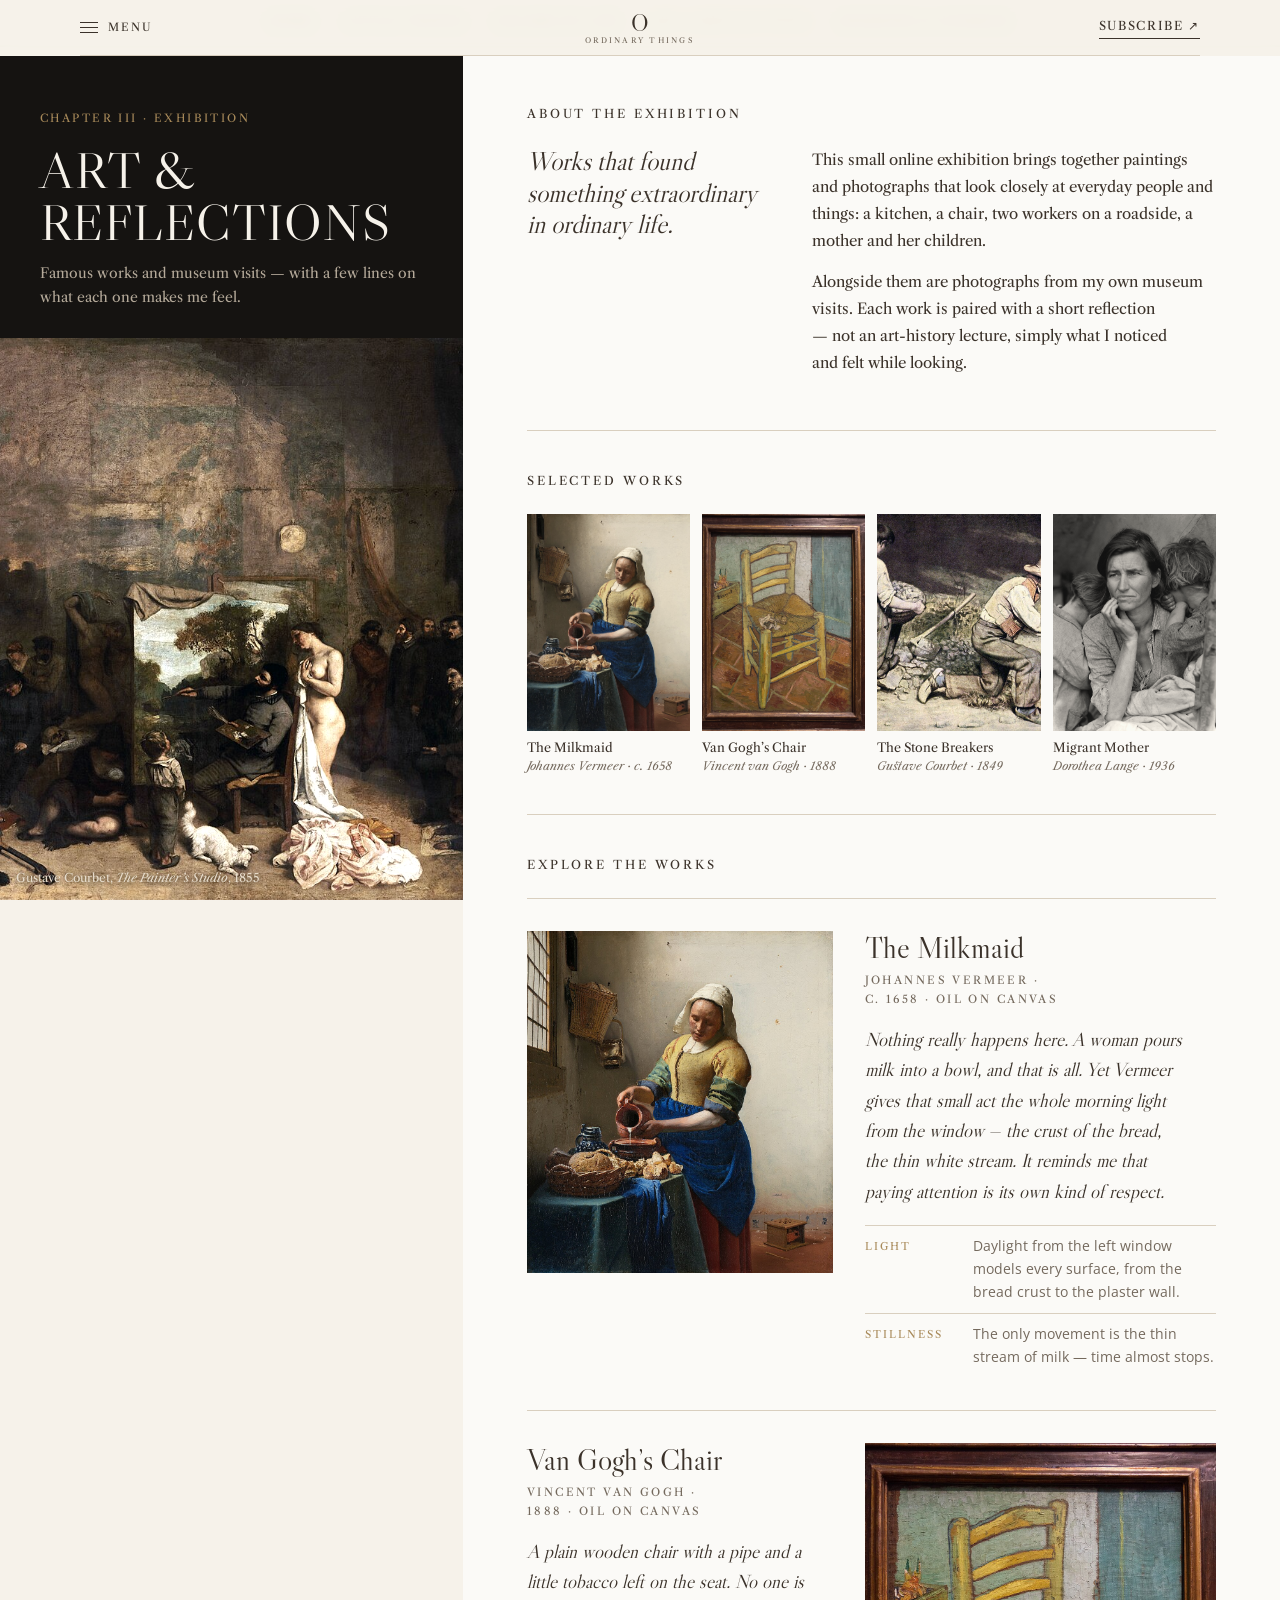
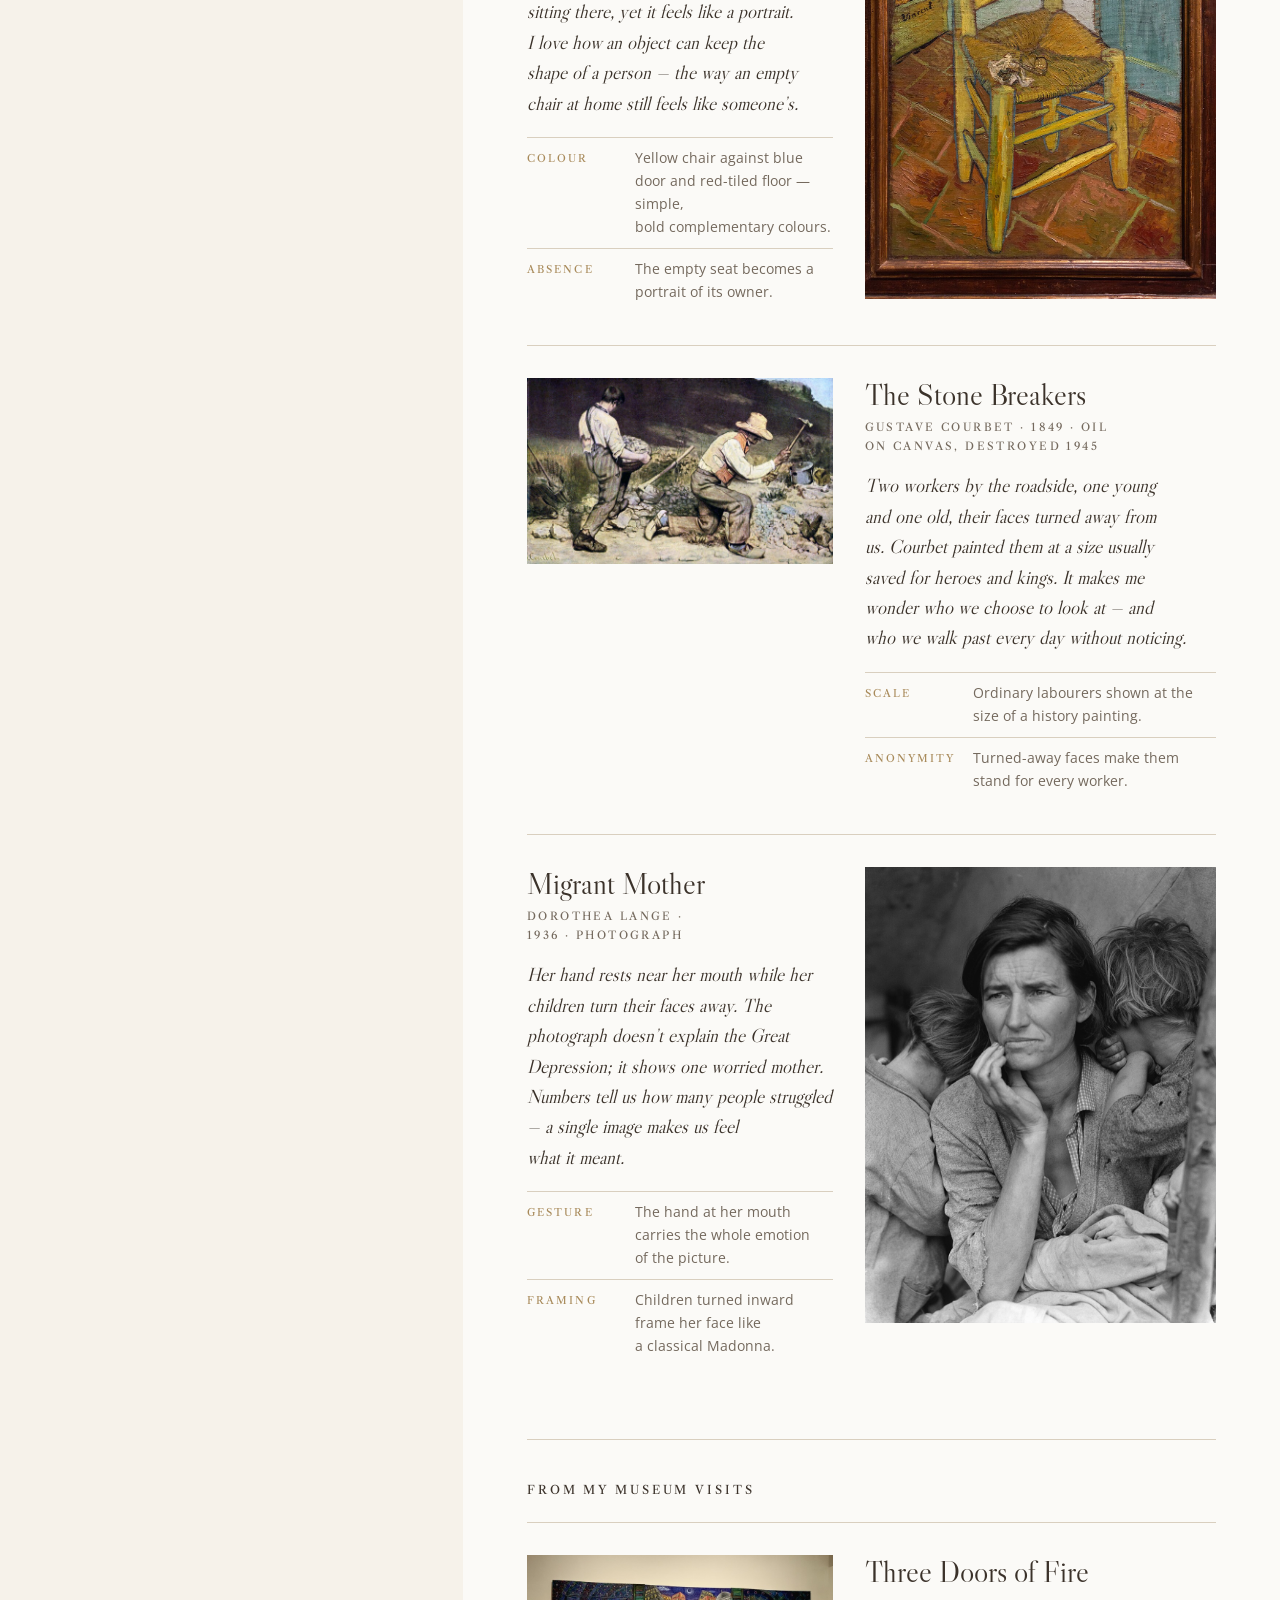
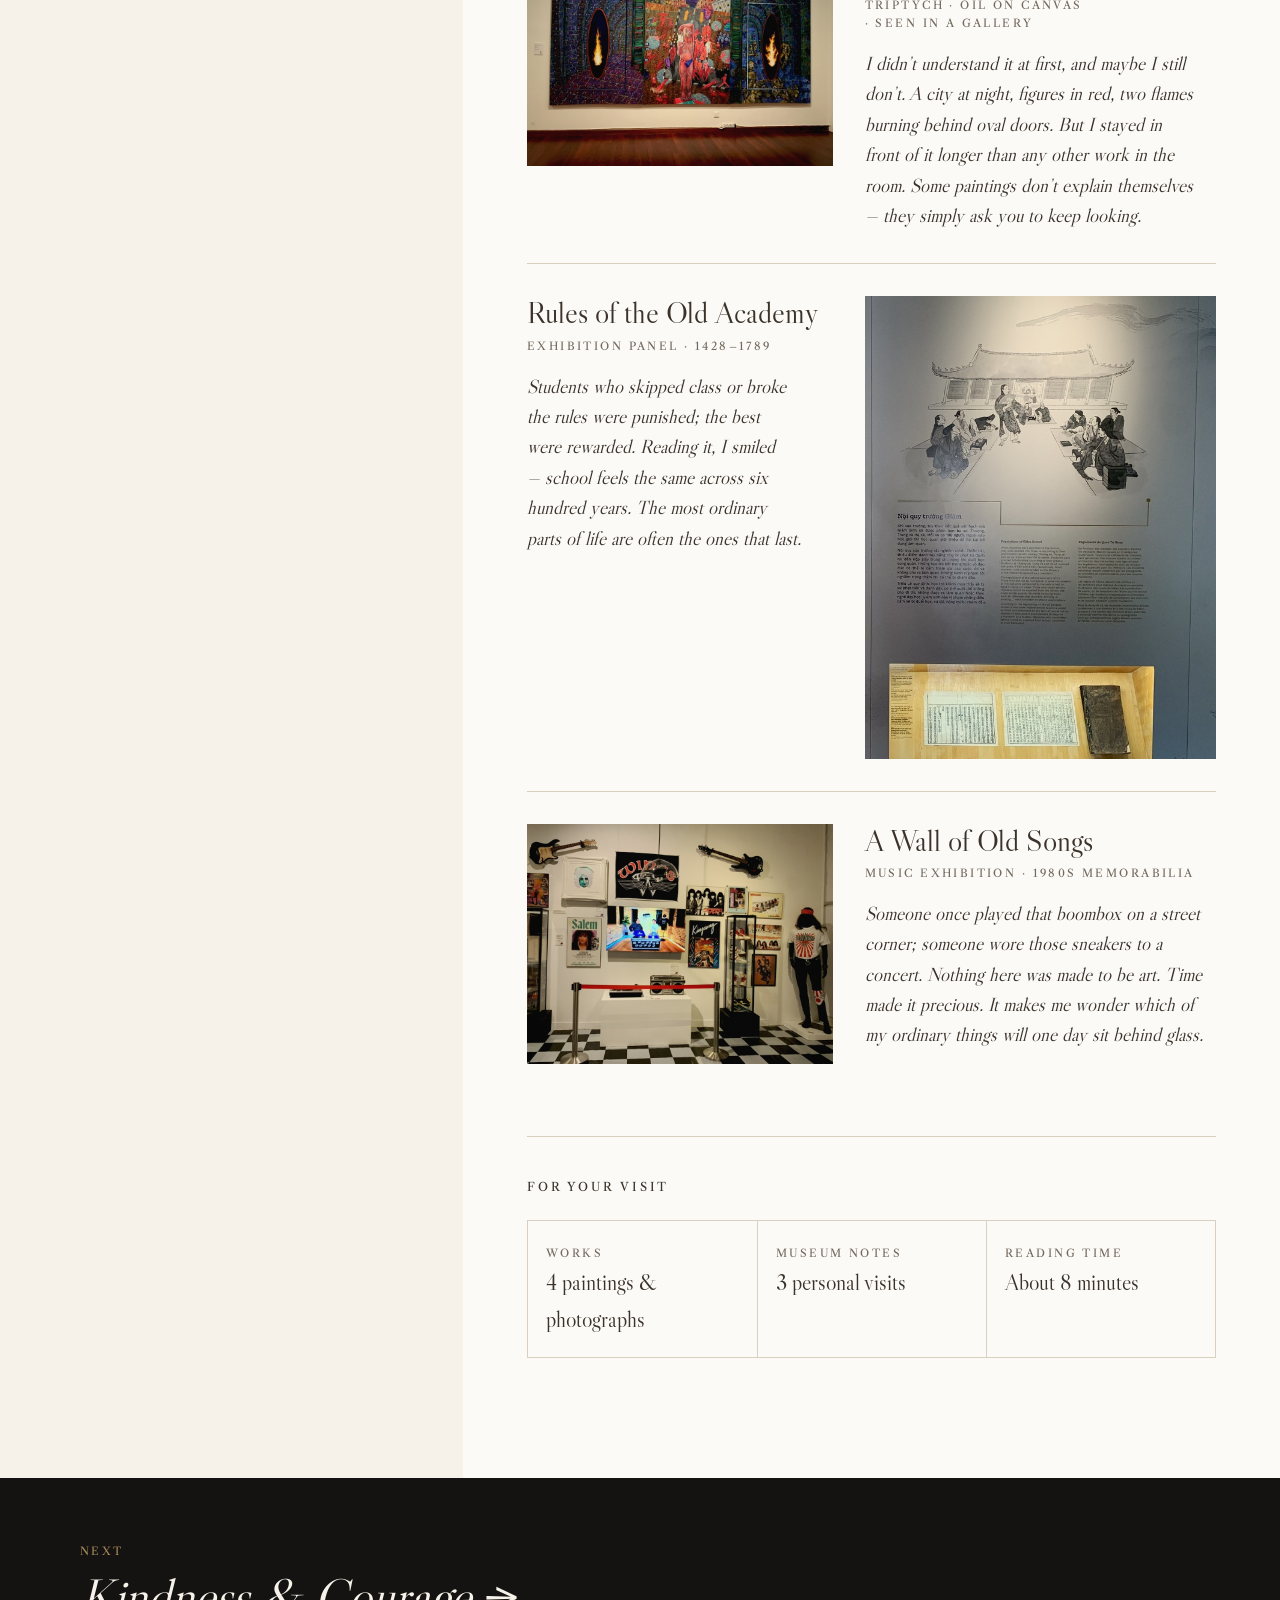
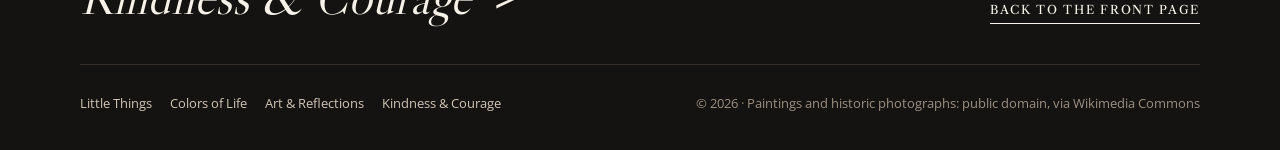
<file: art-and-reflections.html>
<!doctype html>
<html lang="en">
<head>
<meta charset="utf-8">
<!-- Google tag (gtag.js) -->
<script async src="https://www.googletagmanager.com/gtag/js?id=G-23RSFNWC9K"></script>
<script>
  window.dataLayer = window.dataLayer || [];
  function gtag(){dataLayer.push(arguments);}
  gtag('js', new Date());
  gtag('config', 'G-23RSFNWC9K');
</script>
<meta name="viewport" content="width=device-width, initial-scale=1">
<title>Art &amp; Reflections — The Art of Ordinary Things</title>
<meta name="description" content="An online exhibition of works by Vermeer, Van Gogh, Courbet and Dorothea Lange, with personal reflections and notes from museum visits.">
<meta name="author" content="Pham Thi My Duyen (Mely)">
<meta name="robots" content="index, follow, max-image-preview:large">
<meta name="theme-color" content="#f6f2ea">
<link rel="canonical" href="https://theartofordinarythings.mely.io.vn/art-and-reflections">
<meta property="og:type" content="article">
<meta property="og:site_name" content="The Art of Ordinary Things">
<meta property="og:title" content="Art &amp; Reflections — The Art of Ordinary Things">
<meta property="og:description" content="An online exhibition of works by Vermeer, Van Gogh, Courbet and Dorothea Lange, with personal reflections and notes from museum visits.">
<meta property="og:url" content="https://theartofordinarythings.mely.io.vn/art-and-reflections">
<meta property="og:image" content="https://theartofordinarythings.mely.io.vn/art/courbet-studio.jpg">
<meta property="og:image:width" content="1280">
<meta property="og:image:height" content="754">
<meta name="twitter:card" content="summary_large_image">
<meta name="twitter:title" content="Art &amp; Reflections — The Art of Ordinary Things">
<meta name="twitter:description" content="An online exhibition of works by Vermeer, Van Gogh, Courbet and Dorothea Lange, with personal reflections and notes from museum visits.">
<meta name="twitter:image" content="https://theartofordinarythings.mely.io.vn/art/courbet-studio.jpg">
<script type="application/ld+json">
{
 "@context": "https://schema.org",
 "@graph": [
  {
   "@type": "CollectionPage",
   "@id": "https://theartofordinarythings.mely.io.vn/art-and-reflections",
   "url": "https://theartofordinarythings.mely.io.vn/art-and-reflections",
   "name": "Art & Reflections",
   "description": "An online exhibition of works by Vermeer, Van Gogh, Courbet and Dorothea Lange, with personal reflections and notes from museum visits.",
   "inLanguage": "en",
   "primaryImageOfPage": "https://theartofordinarythings.mely.io.vn/art/courbet-studio.jpg",
   "image": [
    "https://theartofordinarythings.mely.io.vn/art/courbet-studio.jpg",
    "https://theartofordinarythings.mely.io.vn/art/vermeer-milkmaid.jpg",
    "https://theartofordinarythings.mely.io.vn/art/van-gogh-chair.jpg",
    "https://theartofordinarythings.mely.io.vn/art/courbet-stone-breakers.jpg",
    "https://theartofordinarythings.mely.io.vn/art/lange-migrant-mother.jpg",
    "https://theartofordinarythings.mely.io.vn/museum/triptych.jpg",
    "https://theartofordinarythings.mely.io.vn/museum/academy-rules.jpg",
    "https://theartofordinarythings.mely.io.vn/museum/music-wall.jpg"
   ],
   "isPartOf": {
    "@type": "WebSite",
    "name": "The Art of Ordinary Things",
    "url": "https://theartofordinarythings.mely.io.vn/"
   },
   "author": {
    "@type": "Person",
    "name": "Pham Thi My Duyen",
    "alternateName": "Mely",
    "url": "https://www.mely.io.vn/"
   }
  },
  {
   "@type": "BreadcrumbList",
   "itemListElement": [
    {
     "@type": "ListItem",
     "position": 1,
     "name": "Home",
     "item": "https://theartofordinarythings.mely.io.vn/"
    },
    {
     "@type": "ListItem",
     "position": 2,
     "name": "Art & Reflections",
     "item": "https://theartofordinarythings.mely.io.vn/art-and-reflections"
    }
   ]
  }
 ]
}
</script>
<link rel="icon" href="data:image/svg+xml,%3Csvg xmlns='http://www.w3.org/2000/svg' viewBox='0 0 64 64'%3E%3Crect width='64' height='64' rx='14' fill='%23f6f2ea'/%3E%3Ctext x='32' y='46' text-anchor='middle' font-family='Georgia,serif' font-size='40' fill='%233b322a'%3EO%3C/text%3E%3C/svg%3E">
<link rel="icon" href="/favicon.ico" sizes="16x16 32x32 48x48">
<link rel="icon" href="/icon.png" type="image/png" sizes="192x192">
<link rel="apple-touch-icon" href="/apple-icon.png" sizes="180x180">
<link rel="preconnect" href="https://fonts.googleapis.com">
<link rel="preconnect" href="https://fonts.gstatic.com" crossorigin>
<link href="https://fonts.googleapis.com/css2?family=Libre+Caslon+Display&family=Libre+Caslon+Text:ital,wght@0,400;1,400&family=Open+Sans:wght@400;500&display=swap" rel="stylesheet">
<link rel="stylesheet" href="pages.css">
</head>
<body>

<header class="top">
  <div class="wrap">
    <button class="menu-btn" id="menu-btn" aria-expanded="false" aria-controls="drawer"><i><b></b><b></b><b></b></i>Menu</button>
    <a class="logo" href="./" aria-label="The Art of Ordinary Things — home">
      <span class="mono">O</span>
      <small>Ordinary Things</small>
    </a>
    <div class="top-right">
      <a class="more-link" href="./#subscribe">Subscribe ↗</a>
    </div>
  </div>
</header>
<div class="drawer" id="drawer">
  <nav>
    <a href="./">Home</a>
    <a href="little-things">Little Things</a>
    <a href="colors-of-life">Colors of Life</a>
    <a href="art-and-reflections" aria-current="page">Art &amp; Reflections</a>
    <a href="kindness-and-courage">Kindness &amp; Courage</a>
  </nav>
</div>

<main class="expo">
  <aside class="expo-rail">
    <div class="rail-text">
      <span class="eyebrow">Chapter III · Exhibition</span>
      <h1>Art &amp; Reflections</h1>
      <p>Famous works and museum visits — with a few lines on what each one makes me feel.</p>
    </div>
    <figure class="rail-fig"><img src="art/courbet-studio.jpg" width="1280" height="754" alt="Gustave Courbet, The Painter’s Studio, 1855"><figcaption>Gustave Courbet, <i>The Painter’s Studio</i>, 1855</figcaption></figure>
  </aside>
  <div class="expo-page">
    <section class="expo-sec rv">
      <h2>About the exhibition</h2>
      <div class="about-grid">
        <h3>Works that found something extraordinary in ordinary life.</h3>
        <div>
          <p>This small online exhibition brings together paintings and photographs that look closely at everyday people and things: a kitchen, a chair, two workers on a roadside, a mother and her children.</p>
          <p>Alongside them are photographs from my own museum visits. Each work is paired with a short reflection — not an art-history lecture, simply what I noticed and felt while looking.</p>
        </div>
      </div>
    </section>
    <section class="expo-sec rv">
      <h2>Selected works</h2>
      <div class="sel-grid">
          <a href="#w0"><div class="ph"><img class="film" loading="lazy" src="art/vermeer-milkmaid.jpg" width="960" height="1076" alt="The Milkmaid"></div><small>The Milkmaid<br><i>Johannes Vermeer · c. 1658</i></small></a>
          <a href="#w1"><div class="ph"><img class="film" loading="lazy" src="art/van-gogh-chair.jpg" width="960" height="1247" alt="Van Gogh’s Chair"></div><small>Van Gogh’s Chair<br><i>Vincent van Gogh · 1888</i></small></a>
          <a href="#w2"><div class="ph"><img class="film" loading="lazy" src="art/courbet-stone-breakers.jpg" width="1280" height="781" alt="The Stone Breakers"></div><small>The Stone Breakers<br><i>Gustave Courbet · 1849</i></small></a>
          <a href="#w3"><div class="ph"><img class="film" loading="lazy" src="art/lange-migrant-mother.jpg" width="960" height="1248" alt="Migrant Mother"></div><small>Migrant Mother<br><i>Dorothea Lange · 1936</i></small></a>
      </div>
    </section>
    <section class="expo-sec">
      <h2>Explore the works</h2>
        <article class="work rv" id="w0">
          <div class="work-img"><img loading="lazy" src="art/vermeer-milkmaid.jpg" width="960" height="1076" alt="The Milkmaid, Johannes Vermeer · c. 1658 · Oil on canvas"></div>
          <div><h3>The Milkmaid</h3><span class="meta eyebrow">Johannes Vermeer · c. 1658 · Oil on canvas</span><blockquote>Nothing really happens here. A woman pours milk into a bowl, and that is all. Yet Vermeer gives that small act the whole morning light from the window — the crust of the bread, the thin white stream. It reminds me that paying attention is its own kind of respect.</blockquote><dl><div><dt>Light</dt><dd>Daylight from the left window models every surface, from the bread crust to the plaster wall.</dd></div><div><dt>Stillness</dt><dd>The only movement is the thin stream of milk — time almost stops.</dd></div></dl></div>
        </article>
        <article class="work rv" id="w1">
          <div class="work-img"><img loading="lazy" src="art/van-gogh-chair.jpg" width="960" height="1247" alt="Van Gogh’s Chair, Vincent van Gogh · 1888 · Oil on canvas"></div>
          <div><h3>Van Gogh’s Chair</h3><span class="meta eyebrow">Vincent van Gogh · 1888 · Oil on canvas</span><blockquote>A plain wooden chair with a pipe and a little tobacco left on the seat. No one is sitting there, yet it feels like a portrait. I love how an object can keep the shape of a person — the way an empty chair at home still feels like someone’s.</blockquote><dl><div><dt>Colour</dt><dd>Yellow chair against blue door and red-tiled floor — simple, bold complementary colours.</dd></div><div><dt>Absence</dt><dd>The empty seat becomes a portrait of its owner.</dd></div></dl></div>
        </article>
        <article class="work rv" id="w2">
          <div class="work-img"><img loading="lazy" src="art/courbet-stone-breakers.jpg" width="1280" height="781" alt="The Stone Breakers, Gustave Courbet · 1849 · Oil on canvas, destroyed 1945"></div>
          <div><h3>The Stone Breakers</h3><span class="meta eyebrow">Gustave Courbet · 1849 · Oil on canvas, destroyed 1945</span><blockquote>Two workers by the roadside, one young and one old, their faces turned away from us. Courbet painted them at a size usually saved for heroes and kings. It makes me wonder who we choose to look at — and who we walk past every day without noticing.</blockquote><dl><div><dt>Scale</dt><dd>Ordinary labourers shown at the size of a history painting.</dd></div><div><dt>Anonymity</dt><dd>Turned-away faces make them stand for every worker.</dd></div></dl></div>
        </article>
        <article class="work rv" id="w3">
          <div class="work-img"><img loading="lazy" src="art/lange-migrant-mother.jpg" width="960" height="1248" alt="Migrant Mother, Dorothea Lange · 1936 · Photograph"></div>
          <div><h3>Migrant Mother</h3><span class="meta eyebrow">Dorothea Lange · 1936 · Photograph</span><blockquote>Her hand rests near her mouth while her children turn their faces away. The photograph doesn’t explain the Great Depression; it shows one worried mother. Numbers tell us how many people struggled — a single image makes us feel what it meant.</blockquote><dl><div><dt>Gesture</dt><dd>The hand at her mouth carries the whole emotion of the picture.</dd></div><div><dt>Framing</dt><dd>Children turned inward frame her face like a classical Madonna.</dd></div></dl></div>
        </article>
    </section>
    <section class="expo-sec">
      <h2>From my museum visits</h2>
        <article class="work rv">
          <div class="work-img"><img loading="lazy" src="museum/triptych.jpg" width="840" height="580" alt="Three Doors of Fire, Triptych · Oil on canvas · Seen in a gallery"></div>
          <div><h3>Three Doors of Fire</h3><span class="meta eyebrow">Triptych · Oil on canvas · Seen in a gallery</span><blockquote>I didn’t understand it at first, and maybe I still don’t. A city at night, figures in red, two flames burning behind oval doors. But I stayed in front of it longer than any other work in the room. Some paintings don’t explain themselves — they simply ask you to keep looking.</blockquote></div>
        </article>
        <article class="work rv">
          <div class="work-img"><img loading="lazy" src="museum/academy-rules.jpg" width="584" height="768" alt="Rules of the Old Academy, Exhibition panel · 1428–1789"></div>
          <div><h3>Rules of the Old Academy</h3><span class="meta eyebrow">Exhibition panel · 1428–1789</span><blockquote>Students who skipped class or broke the rules were punished; the best were rewarded. Reading it, I smiled — school feels the same across six hundred years. The most ordinary parts of life are often the ones that last.</blockquote></div>
        </article>
        <article class="work rv">
          <div class="work-img"><img loading="lazy" src="museum/music-wall.jpg" width="912" height="718" alt="A Wall of Old Songs, Music exhibition · 1980s memorabilia"></div>
          <div><h3>A Wall of Old Songs</h3><span class="meta eyebrow">Music exhibition · 1980s memorabilia</span><blockquote>Someone once played that boombox on a street corner; someone wore those sneakers to a concert. Nothing here was made to be art. Time made it precious. It makes me wonder which of my ordinary things will one day sit behind glass.</blockquote></div>
        </article>
    </section>
    <section class="expo-sec rv">
      <h2>For your visit</h2>
      <div class="visit-box">
        <div><span class="eyebrow">Works</span><b>4 paintings &amp; photographs</b></div>
        <div><span class="eyebrow">Museum notes</span><b>3 personal visits</b></div>
        <div><span class="eyebrow">Reading time</span><b>About 8 minutes</b></div>
      </div>
    </section>
  </div>
</main>

<footer>
  <div class="wrap">
    <div class="next-page">
      <div><span class="eyebrow">Next</span><h2><a href="kindness-and-courage">Kindness &amp; Courage →</a></h2></div>
      <a class="more-link" href="./">Back to the front page</a>
    </div>
    <div class="foot-row">
      <div><a href="little-things">Little Things</a><a href="colors-of-life">Colors of Life</a><a href="art-and-reflections">Art &amp; Reflections</a><a href="kindness-and-courage">Kindness &amp; Courage</a></div>
      <span>© 2026 · Paintings and historic photographs: public domain, via Wikimedia Commons</span>
    </div>
  </div>
</footer>
<script src="pages.js"></script>
</body>
</html>
</file>
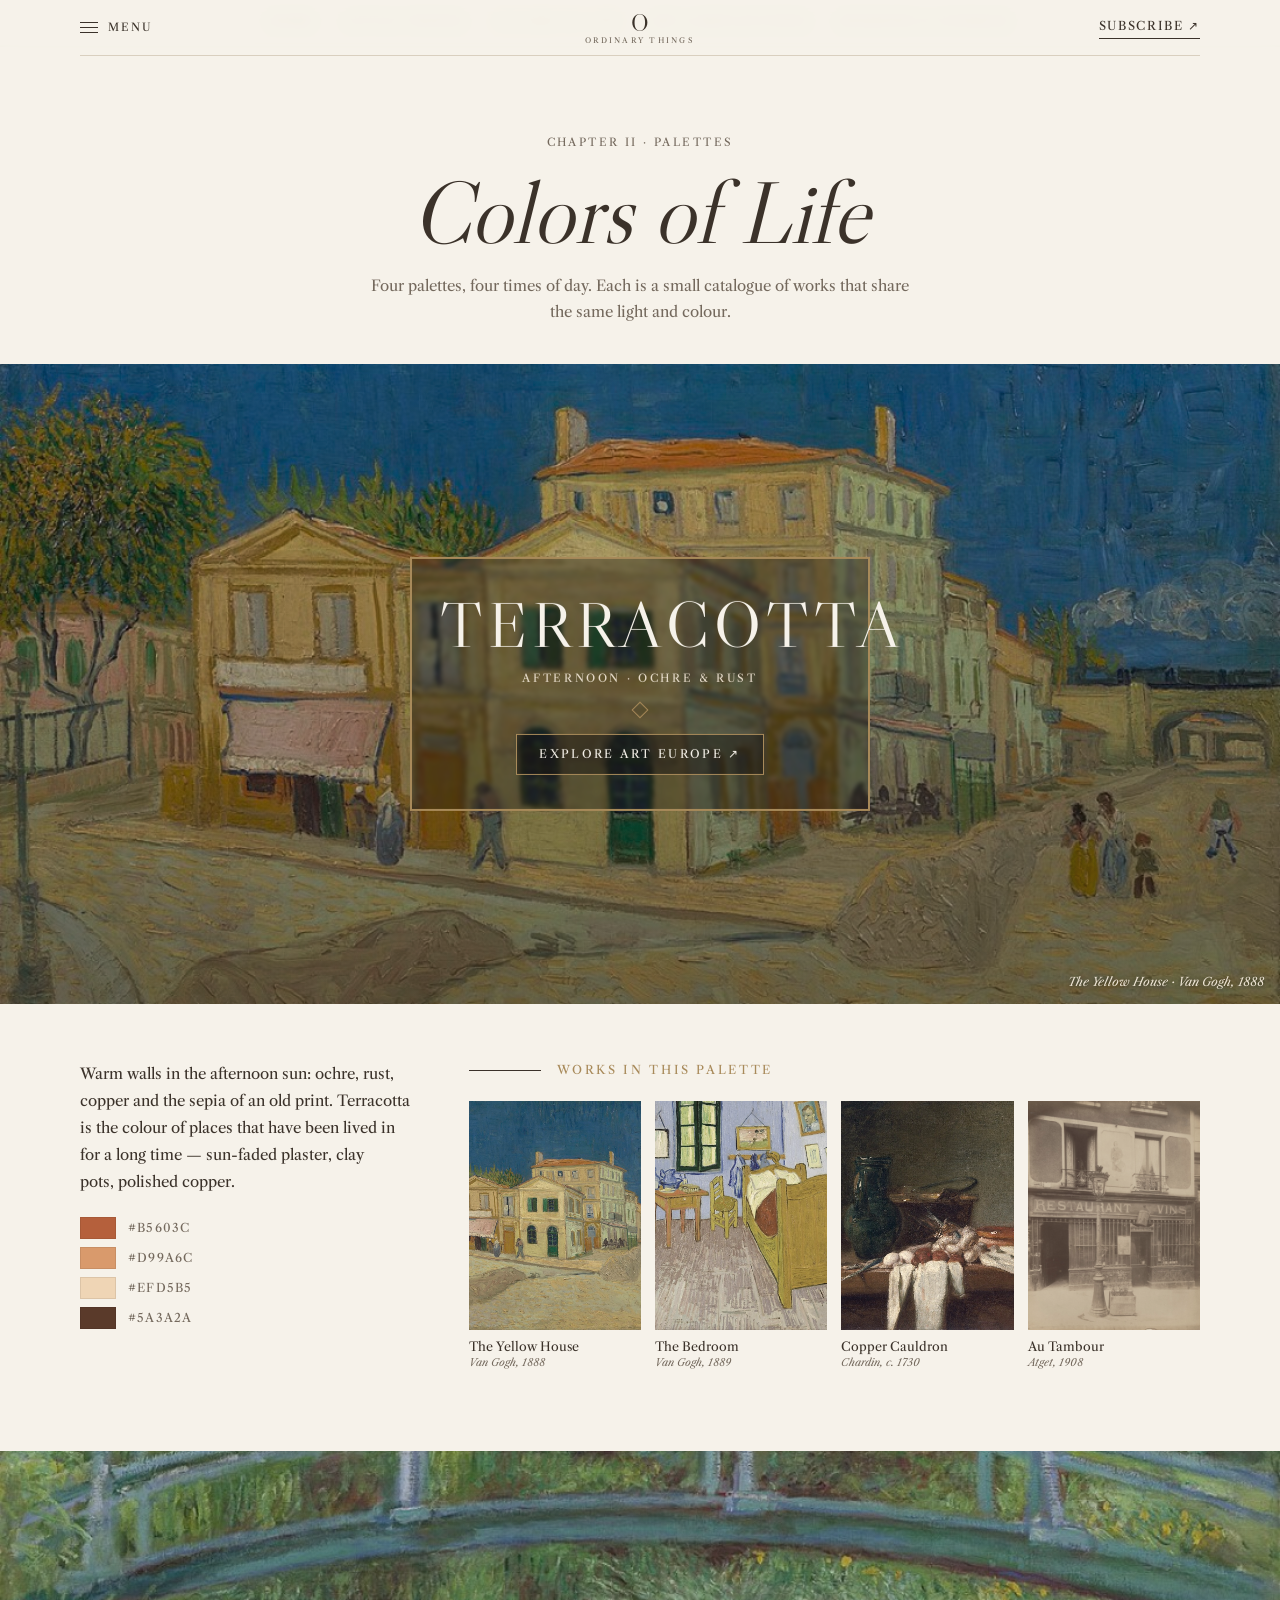
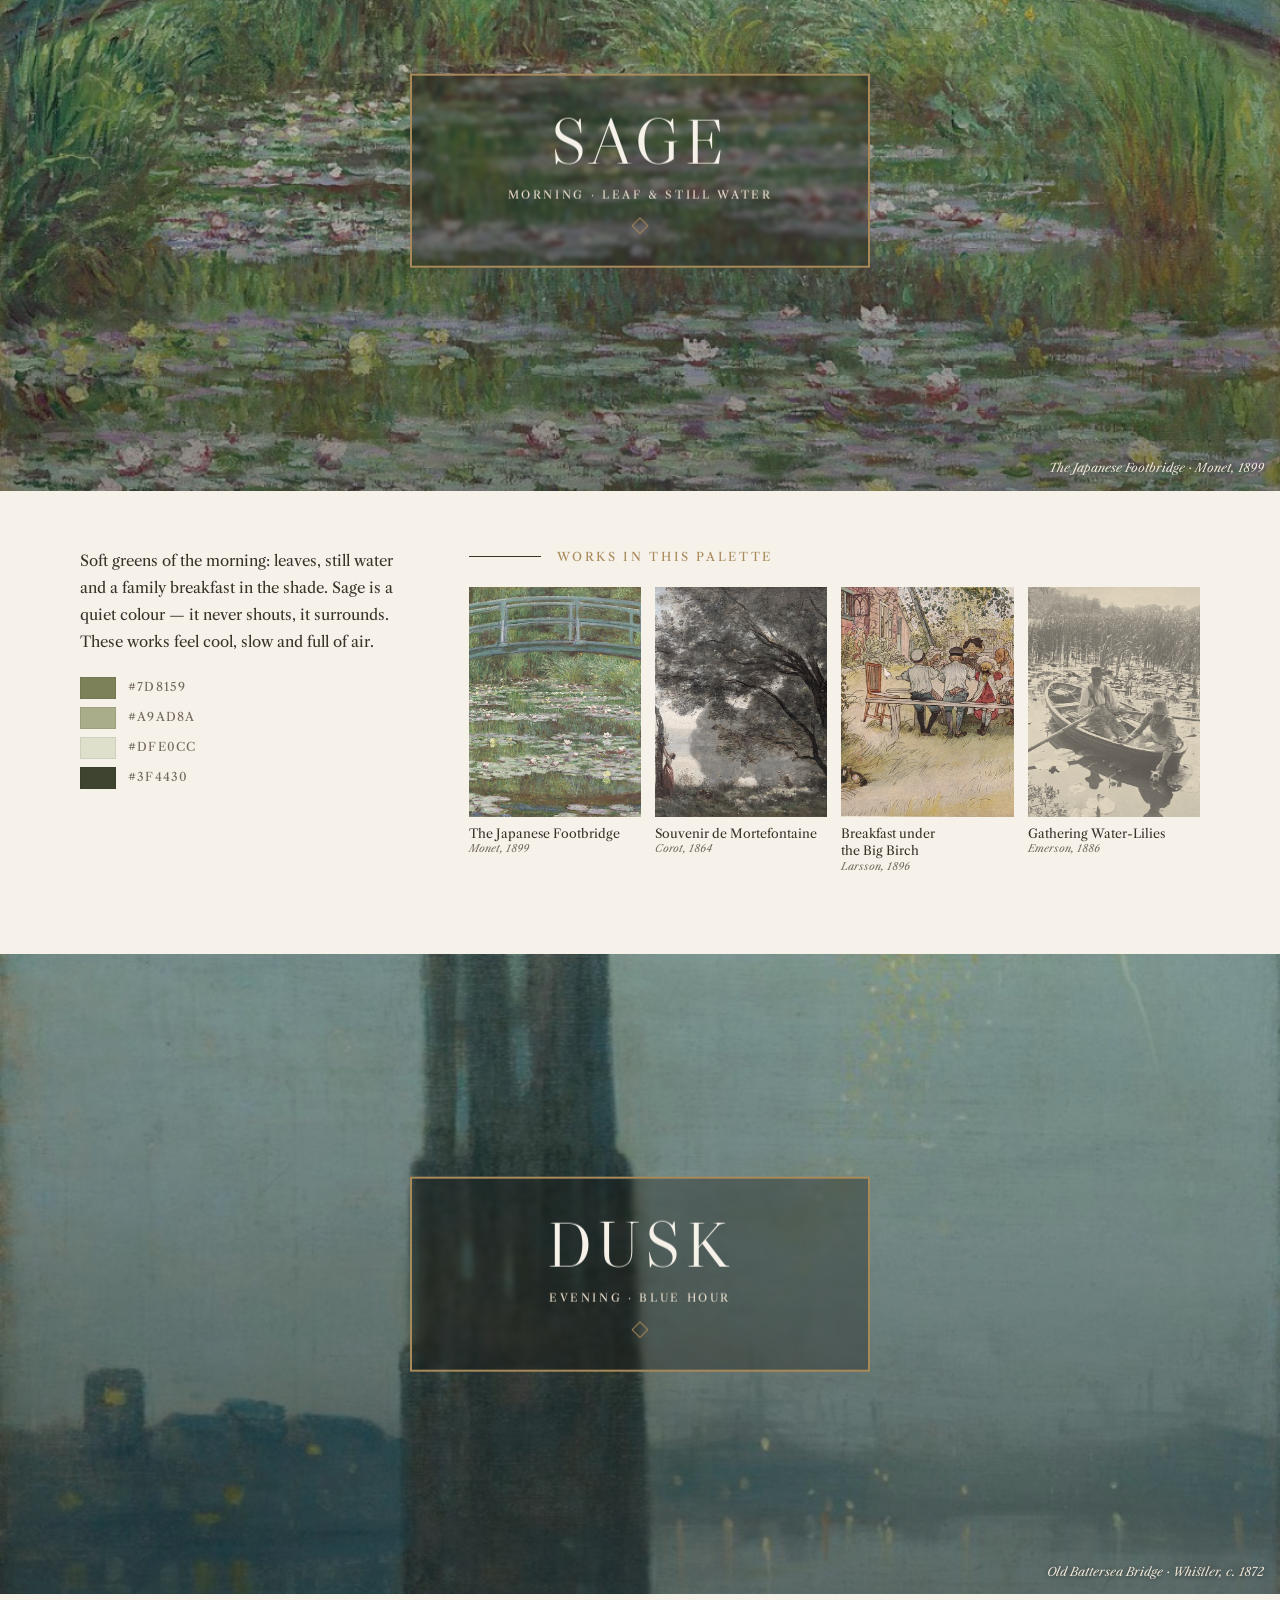
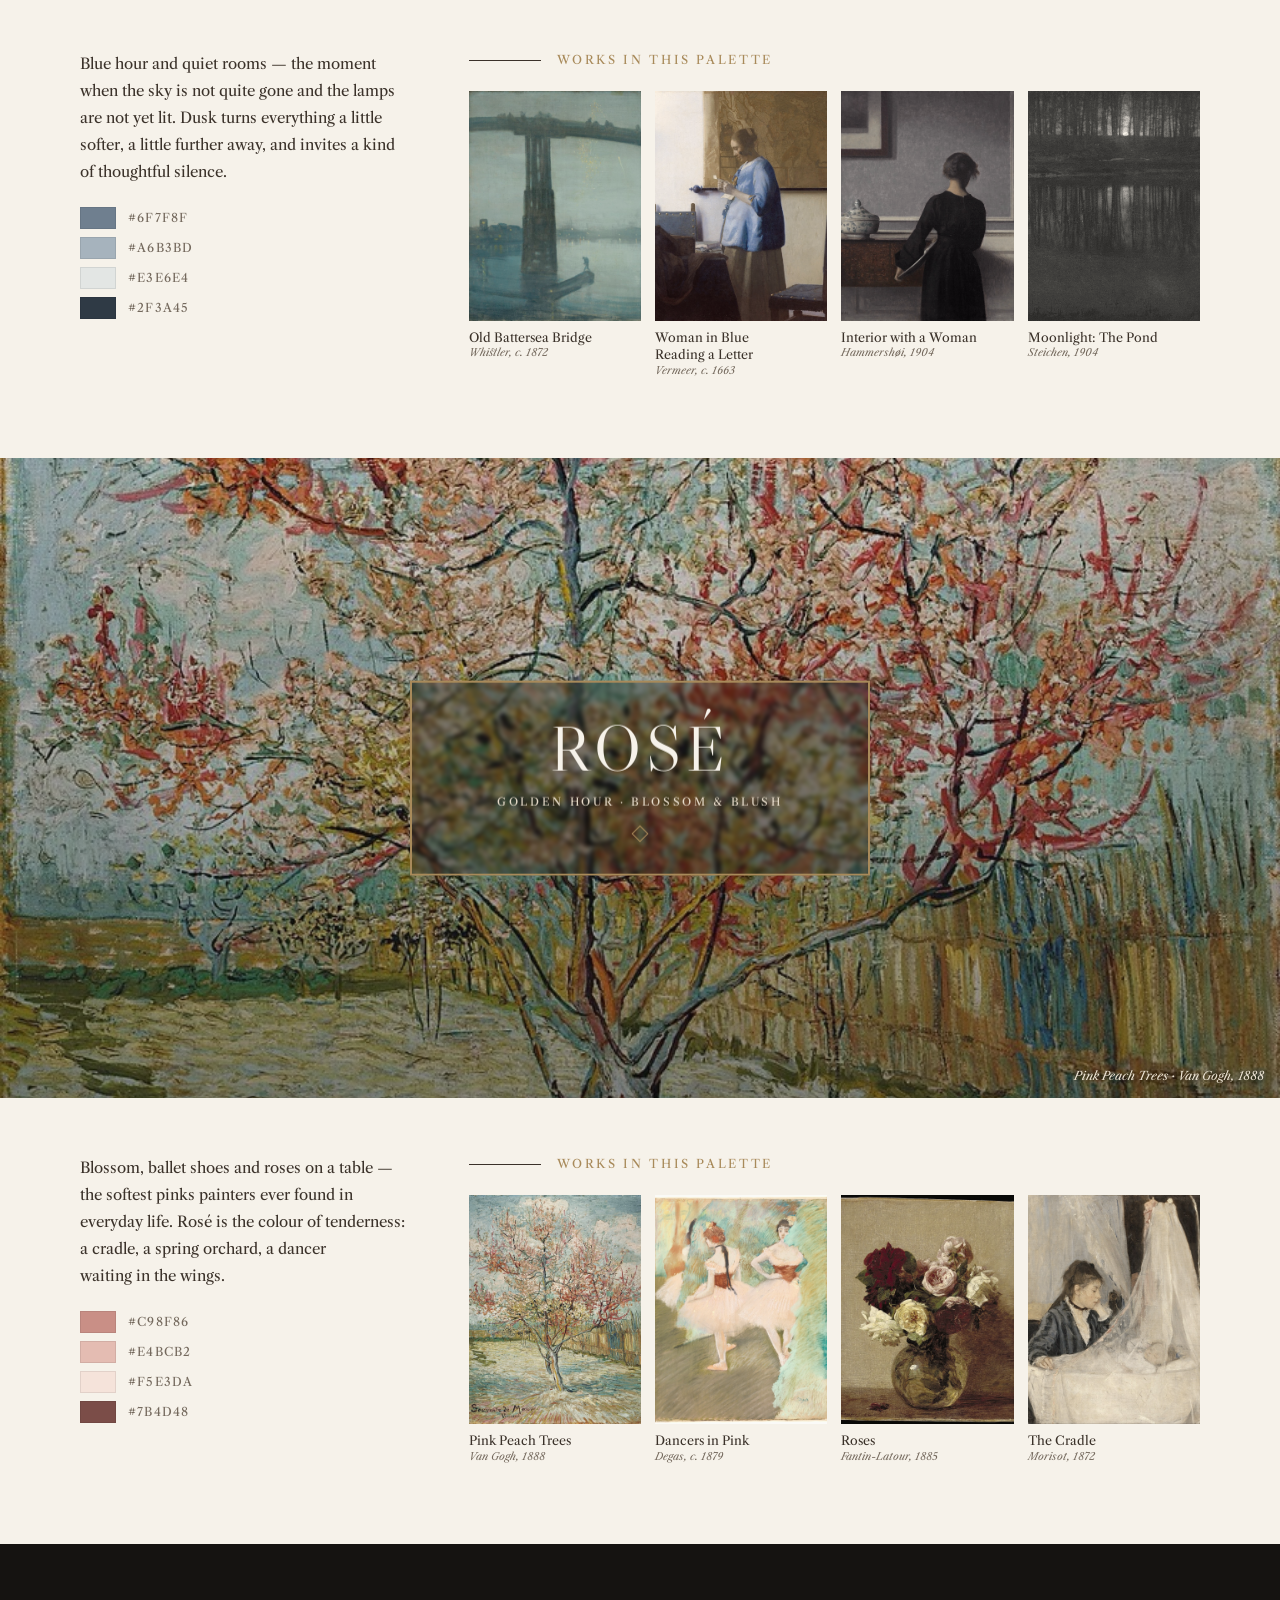
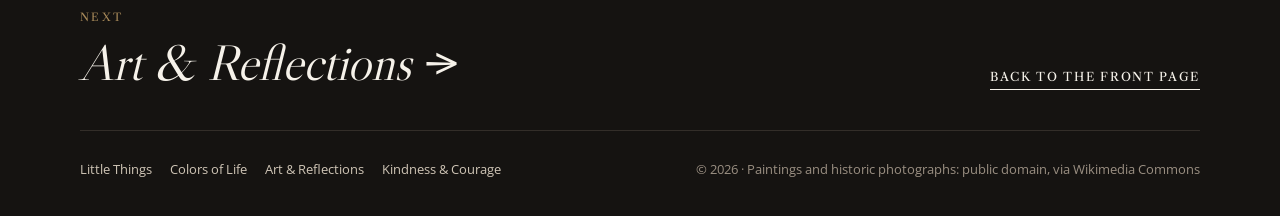
<file: colors-of-life.html>
<!doctype html>
<html lang="en">
<head>
<meta charset="utf-8">
<!-- Google tag (gtag.js) -->
<script async src="https://www.googletagmanager.com/gtag/js?id=G-23RSFNWC9K"></script>
<script>
  window.dataLayer = window.dataLayer || [];
  function gtag(){dataLayer.push(arguments);}
  gtag('js', new Date());
  gtag('config', 'G-23RSFNWC9K');
</script>
<meta name="viewport" content="width=device-width, initial-scale=1">
<title>Colors of Life — The Art of Ordinary Things</title>
<meta name="description" content="Four colour palettes — terracotta, sage, dusk and rosé — each told through paintings and photographs that share the same light.">
<meta name="author" content="Pham Thi My Duyen (Mely)">
<meta name="robots" content="index, follow, max-image-preview:large">
<meta name="theme-color" content="#f6f2ea">
<link rel="canonical" href="https://theartofordinarythings.mely.io.vn/colors-of-life">
<meta property="og:type" content="article">
<meta property="og:site_name" content="The Art of Ordinary Things">
<meta property="og:title" content="Colors of Life — The Art of Ordinary Things">
<meta property="og:description" content="Four colour palettes — terracotta, sage, dusk and rosé — each told through paintings and photographs that share the same light.">
<meta property="og:url" content="https://theartofordinarythings.mely.io.vn/colors-of-life">
<meta property="og:image" content="https://theartofordinarythings.mely.io.vn/colors/monet-footbridge.jpg">
<meta property="og:image:width" content="1100">
<meta property="og:image:height" content="887">
<meta name="twitter:card" content="summary_large_image">
<meta name="twitter:title" content="Colors of Life — The Art of Ordinary Things">
<meta name="twitter:description" content="Four colour palettes — terracotta, sage, dusk and rosé — each told through paintings and photographs that share the same light.">
<meta name="twitter:image" content="https://theartofordinarythings.mely.io.vn/colors/monet-footbridge.jpg">
<script type="application/ld+json">
{
 "@context": "https://schema.org",
 "@graph": [
  {
   "@type": "CollectionPage",
   "@id": "https://theartofordinarythings.mely.io.vn/colors-of-life",
   "url": "https://theartofordinarythings.mely.io.vn/colors-of-life",
   "name": "Colors of Life",
   "description": "Four colour palettes — terracotta, sage, dusk and rosé — each told through paintings and photographs that share the same light.",
   "inLanguage": "en",
   "primaryImageOfPage": "https://theartofordinarythings.mely.io.vn/colors/monet-footbridge.jpg",
   "image": [
    "https://theartofordinarythings.mely.io.vn/colors/van-gogh-yellow-house.jpg",
    "https://theartofordinarythings.mely.io.vn/colors/van-gogh-bedroom.jpg",
    "https://theartofordinarythings.mely.io.vn/colors/chardin-still-life.jpg",
    "https://theartofordinarythings.mely.io.vn/colors/atget-au-tambour.jpg",
    "https://theartofordinarythings.mely.io.vn/colors/monet-footbridge.jpg",
    "https://theartofordinarythings.mely.io.vn/colors/corot-mortefontaine.jpg",
    "https://theartofordinarythings.mely.io.vn/colors/larsson-breakfast.jpg",
    "https://theartofordinarythings.mely.io.vn/colors/emerson-water-lilies.jpg",
    "https://theartofordinarythings.mely.io.vn/colors/whistler-nocturne.jpg",
    "https://theartofordinarythings.mely.io.vn/colors/vermeer-woman-blue.jpg",
    "https://theartofordinarythings.mely.io.vn/colors/hammershoi-woman-back.jpg",
    "https://theartofordinarythings.mely.io.vn/colors/steichen-pond.jpg",
    "https://theartofordinarythings.mely.io.vn/colors/van-gogh-peach-trees.jpg",
    "https://theartofordinarythings.mely.io.vn/colors/degas-dancers-pink.jpg",
    "https://theartofordinarythings.mely.io.vn/colors/fantin-latour-roses.jpg",
    "https://theartofordinarythings.mely.io.vn/colors/morisot-cradle.jpg"
   ],
   "isPartOf": {
    "@type": "WebSite",
    "name": "The Art of Ordinary Things",
    "url": "https://theartofordinarythings.mely.io.vn/"
   },
   "author": {
    "@type": "Person",
    "name": "Pham Thi My Duyen",
    "alternateName": "Mely",
    "url": "https://www.mely.io.vn/"
   }
  },
  {
   "@type": "BreadcrumbList",
   "itemListElement": [
    {
     "@type": "ListItem",
     "position": 1,
     "name": "Home",
     "item": "https://theartofordinarythings.mely.io.vn/"
    },
    {
     "@type": "ListItem",
     "position": 2,
     "name": "Colors of Life",
     "item": "https://theartofordinarythings.mely.io.vn/colors-of-life"
    }
   ]
  }
 ]
}
</script>
<link rel="icon" href="data:image/svg+xml,%3Csvg xmlns='http://www.w3.org/2000/svg' viewBox='0 0 64 64'%3E%3Crect width='64' height='64' rx='14' fill='%23f6f2ea'/%3E%3Ctext x='32' y='46' text-anchor='middle' font-family='Georgia,serif' font-size='40' fill='%233b322a'%3EO%3C/text%3E%3C/svg%3E">
<link rel="icon" href="/favicon.ico" sizes="16x16 32x32 48x48">
<link rel="icon" href="/icon.png" type="image/png" sizes="192x192">
<link rel="apple-touch-icon" href="/apple-icon.png" sizes="180x180">
<link rel="preconnect" href="https://fonts.googleapis.com">
<link rel="preconnect" href="https://fonts.gstatic.com" crossorigin>
<link href="https://fonts.googleapis.com/css2?family=Libre+Caslon+Display&family=Libre+Caslon+Text:ital,wght@0,400;1,400&family=Open+Sans:wght@400;500&display=swap" rel="stylesheet">
<link rel="stylesheet" href="pages.css">
</head>
<body>

<header class="top">
  <div class="wrap">
    <button class="menu-btn" id="menu-btn" aria-expanded="false" aria-controls="drawer"><i><b></b><b></b><b></b></i>Menu</button>
    <a class="logo" href="./" aria-label="The Art of Ordinary Things — home">
      <span class="mono">O</span>
      <small>Ordinary Things</small>
    </a>
    <div class="top-right">
      <a class="more-link" href="./#subscribe">Subscribe ↗</a>
    </div>
  </div>
</header>
<div class="drawer" id="drawer">
  <nav>
    <a href="./">Home</a>
    <a href="little-things">Little Things</a>
    <a href="colors-of-life" aria-current="page">Colors of Life</a>
    <a href="art-and-reflections">Art &amp; Reflections</a>
    <a href="kindness-and-courage">Kindness &amp; Courage</a>
  </nav>
</div>

<main>
  <section class="page-intro wrap rv">
    <span class="eyebrow">Chapter II · Palettes</span>
    <h1>Colors of Life</h1>
    <p>Four palettes, four times of day. Each is a small catalogue of works that share the same light and colour.</p>
  </section>

  <section class="pal" id="terracotta">
    <div class="pal-hero">
      <img loading="eager" src="colors/van-gogh-yellow-house.jpg" width="1100" height="853" alt="The Yellow House, Van Gogh, 1888">
      <div class="title-box"><h2>Terracotta</h2><p>Afternoon · ochre &amp; rust</p><span class="diamond"></span><a class="title-link" href="/art-europe">Explore Art Europe <span aria-hidden="true">↗</span></a></div>
      <span class="hero-credit">The Yellow House · Van Gogh, 1888</span>
    </div>
    <div class="wrap pal-body rv">
      <div class="pal-side">
        <p>Warm walls in the afternoon sun: ochre, rust, copper and the sepia of an old print. Terracotta is the colour of places that have been lived in for a long time — sun-faded plaster, clay pots, polished copper.</p>
        <div class="swatches"><span><i style="background:#b5603c"></i>#B5603C</span><span><i style="background:#d99a6c"></i>#D99A6C</span><span><i style="background:#efd5b5"></i>#EFD5B5</span><span><i style="background:#5a3a2a"></i>#5A3A2A</span></div>
      </div>
      <div>
        <h3 class="rule-title">Works in this palette</h3>
        <div class="works">
          <figure><div class="ph"><img class="film" loading="lazy" src="colors/van-gogh-yellow-house.jpg" width="1100" height="853" alt="The Yellow House, Van Gogh, 1888"></div><figcaption>The Yellow House<small>Van Gogh, 1888</small></figcaption></figure>
          <figure><div class="ph"><img class="film" loading="lazy" src="colors/van-gogh-bedroom.jpg" width="1100" height="852" alt="The Bedroom, Van Gogh, 1889"></div><figcaption>The Bedroom<small>Van Gogh, 1889</small></figcaption></figure>
          <figure><div class="ph"><img class="film" loading="lazy" src="colors/chardin-still-life.jpg" width="1100" height="903" alt="Copper Cauldron, Chardin, c. 1730"></div><figcaption>Copper Cauldron<small>Chardin, c. 1730</small></figcaption></figure>
          <figure><div class="ph"><img class="film" loading="lazy" src="colors/atget-au-tambour.jpg" width="890" height="1100" alt="Au Tambour, Atget, 1908"></div><figcaption>Au Tambour<small>Atget, 1908</small></figcaption></figure>
        </div>
      </div>
    </div>
  </section>

  <section class="pal" id="sage">
    <div class="pal-hero">
      <img loading="lazy" src="colors/monet-footbridge.jpg" width="1100" height="887" alt="The Japanese Footbridge, Monet, 1899">
      <div class="title-box"><h2>Sage</h2><p>Morning · leaf &amp; still water</p><span class="diamond"></span></div>
      <span class="hero-credit">The Japanese Footbridge · Monet, 1899</span>
    </div>
    <div class="wrap pal-body rv">
      <div class="pal-side">
        <p>Soft greens of the morning: leaves, still water and a family breakfast in the shade. Sage is a quiet colour — it never shouts, it surrounds. These works feel cool, slow and full of air.</p>
        <div class="swatches"><span><i style="background:#7d8159"></i>#7D8159</span><span><i style="background:#a9ad8a"></i>#A9AD8A</span><span><i style="background:#dfe0cc"></i>#DFE0CC</span><span><i style="background:#3f4430"></i>#3F4430</span></div>
      </div>
      <div>
        <h3 class="rule-title">Works in this palette</h3>
        <div class="works">
          <figure><div class="ph"><img class="film" loading="lazy" src="colors/monet-footbridge.jpg" width="1100" height="887" alt="The Japanese Footbridge, Monet, 1899"></div><figcaption>The Japanese Footbridge<small>Monet, 1899</small></figcaption></figure>
          <figure><div class="ph"><img class="film" loading="lazy" src="colors/corot-mortefontaine.jpg" width="1100" height="794" alt="Souvenir de Mortefontaine, Corot, 1864"></div><figcaption>Souvenir de Mortefontaine<small>Corot, 1864</small></figcaption></figure>
          <figure><div class="ph"><img class="film" loading="lazy" src="colors/larsson-breakfast.jpg" width="1100" height="719" alt="Breakfast under the Big Birch, Larsson, 1896"></div><figcaption>Breakfast under the Big Birch<small>Larsson, 1896</small></figcaption></figure>
          <figure><div class="ph"><img class="film" loading="lazy" src="colors/emerson-water-lilies.jpg" width="1100" height="749" alt="Gathering Water-Lilies, Emerson, 1886"></div><figcaption>Gathering Water-Lilies<small>Emerson, 1886</small></figcaption></figure>
        </div>
      </div>
    </div>
  </section>

  <section class="pal" id="dusk">
    <div class="pal-hero">
      <img loading="lazy" src="colors/whistler-nocturne.jpg" width="832" height="1100" alt="Old Battersea Bridge, Whistler, c. 1872">
      <div class="title-box"><h2>Dusk</h2><p>Evening · blue hour</p><span class="diamond"></span></div>
      <span class="hero-credit">Old Battersea Bridge · Whistler, c. 1872</span>
    </div>
    <div class="wrap pal-body rv">
      <div class="pal-side">
        <p>Blue hour and quiet rooms — the moment when the sky is not quite gone and the lamps are not yet lit. Dusk turns everything a little softer, a little further away, and invites a kind of thoughtful silence.</p>
        <div class="swatches"><span><i style="background:#6f7f8f"></i>#6F7F8F</span><span><i style="background:#a6b3bd"></i>#A6B3BD</span><span><i style="background:#e3e6e4"></i>#E3E6E4</span><span><i style="background:#2f3a45"></i>#2F3A45</span></div>
      </div>
      <div>
        <h3 class="rule-title">Works in this palette</h3>
        <div class="works">
          <figure><div class="ph"><img class="film" loading="lazy" src="colors/whistler-nocturne.jpg" width="832" height="1100" alt="Old Battersea Bridge, Whistler, c. 1872"></div><figcaption>Old Battersea Bridge<small>Whistler, c. 1872</small></figcaption></figure>
          <figure><div class="ph"><img class="film" loading="lazy" src="colors/vermeer-woman-blue.jpg" width="917" height="1100" alt="Woman in Blue Reading a Letter, Vermeer, c. 1663"></div><figcaption>Woman in Blue Reading a Letter<small>Vermeer, c. 1663</small></figcaption></figure>
          <figure><div class="ph"><img class="film" loading="lazy" src="colors/hammershoi-woman-back.jpg" width="919" height="1100" alt="Interior with a Woman, Hammershøi, 1904"></div><figcaption>Interior with a Woman<small>Hammershøi, 1904</small></figcaption></figure>
          <figure><div class="ph"><img class="film" loading="lazy" src="colors/steichen-pond.jpg" width="1100" height="879" alt="Moonlight: The Pond, Steichen, 1904"></div><figcaption>Moonlight: The Pond<small>Steichen, 1904</small></figcaption></figure>
        </div>
      </div>
    </div>
  </section>

  <section class="pal" id="rose">
    <div class="pal-hero">
      <img loading="lazy" src="colors/van-gogh-peach-trees.jpg" width="895" height="1100" alt="Pink Peach Trees, Van Gogh, 1888">
      <div class="title-box"><h2>Rosé</h2><p>Golden hour · blossom &amp; blush</p><span class="diamond"></span></div>
      <span class="hero-credit">Pink Peach Trees · Van Gogh, 1888</span>
    </div>
    <div class="wrap pal-body rv">
      <div class="pal-side">
        <p>Blossom, ballet shoes and roses on a table — the softest pinks painters ever found in everyday life. Rosé is the colour of tenderness: a cradle, a spring orchard, a dancer waiting in the wings.</p>
        <div class="swatches"><span><i style="background:#c98f86"></i>#C98F86</span><span><i style="background:#e4bcb2"></i>#E4BCB2</span><span><i style="background:#f5e3da"></i>#F5E3DA</span><span><i style="background:#7b4d48"></i>#7B4D48</span></div>
      </div>
      <div>
        <h3 class="rule-title">Works in this palette</h3>
        <div class="works">
          <figure><div class="ph"><img class="film" loading="lazy" src="colors/van-gogh-peach-trees.jpg" width="895" height="1100" alt="Pink Peach Trees, Van Gogh, 1888"></div><figcaption>Pink Peach Trees<small>Van Gogh, 1888</small></figcaption></figure>
          <figure><div class="ph"><img class="film" loading="lazy" src="colors/degas-dancers-pink.jpg" width="882" height="1100" alt="Dancers in Pink, Degas, c. 1879"></div><figcaption>Dancers in Pink<small>Degas, c. 1879</small></figcaption></figure>
          <figure><div class="ph"><img class="film" loading="lazy" src="colors/fantin-latour-roses.jpg" width="933" height="1100" alt="Roses, Fantin-Latour, 1885"></div><figcaption>Roses<small>Fantin-Latour, 1885</small></figcaption></figure>
          <figure><div class="ph"><img class="film" loading="lazy" src="colors/morisot-cradle.jpg" width="902" height="1100" alt="The Cradle, Morisot, 1872"></div><figcaption>The Cradle<small>Morisot, 1872</small></figcaption></figure>
        </div>
      </div>
    </div>
  </section>
</main>

<footer>
  <div class="wrap">
    <div class="next-page">
      <div><span class="eyebrow">Next</span><h2><a href="art-and-reflections">Art &amp; Reflections →</a></h2></div>
      <a class="more-link" href="./">Back to the front page</a>
    </div>
    <div class="foot-row">
      <div><a href="little-things">Little Things</a><a href="colors-of-life">Colors of Life</a><a href="art-and-reflections">Art &amp; Reflections</a><a href="kindness-and-courage">Kindness &amp; Courage</a></div>
      <span>© 2026 · Paintings and historic photographs: public domain, via Wikimedia Commons</span>
    </div>
  </div>
</footer>
<script src="pages.js"></script>
</body>
</html>
</file>
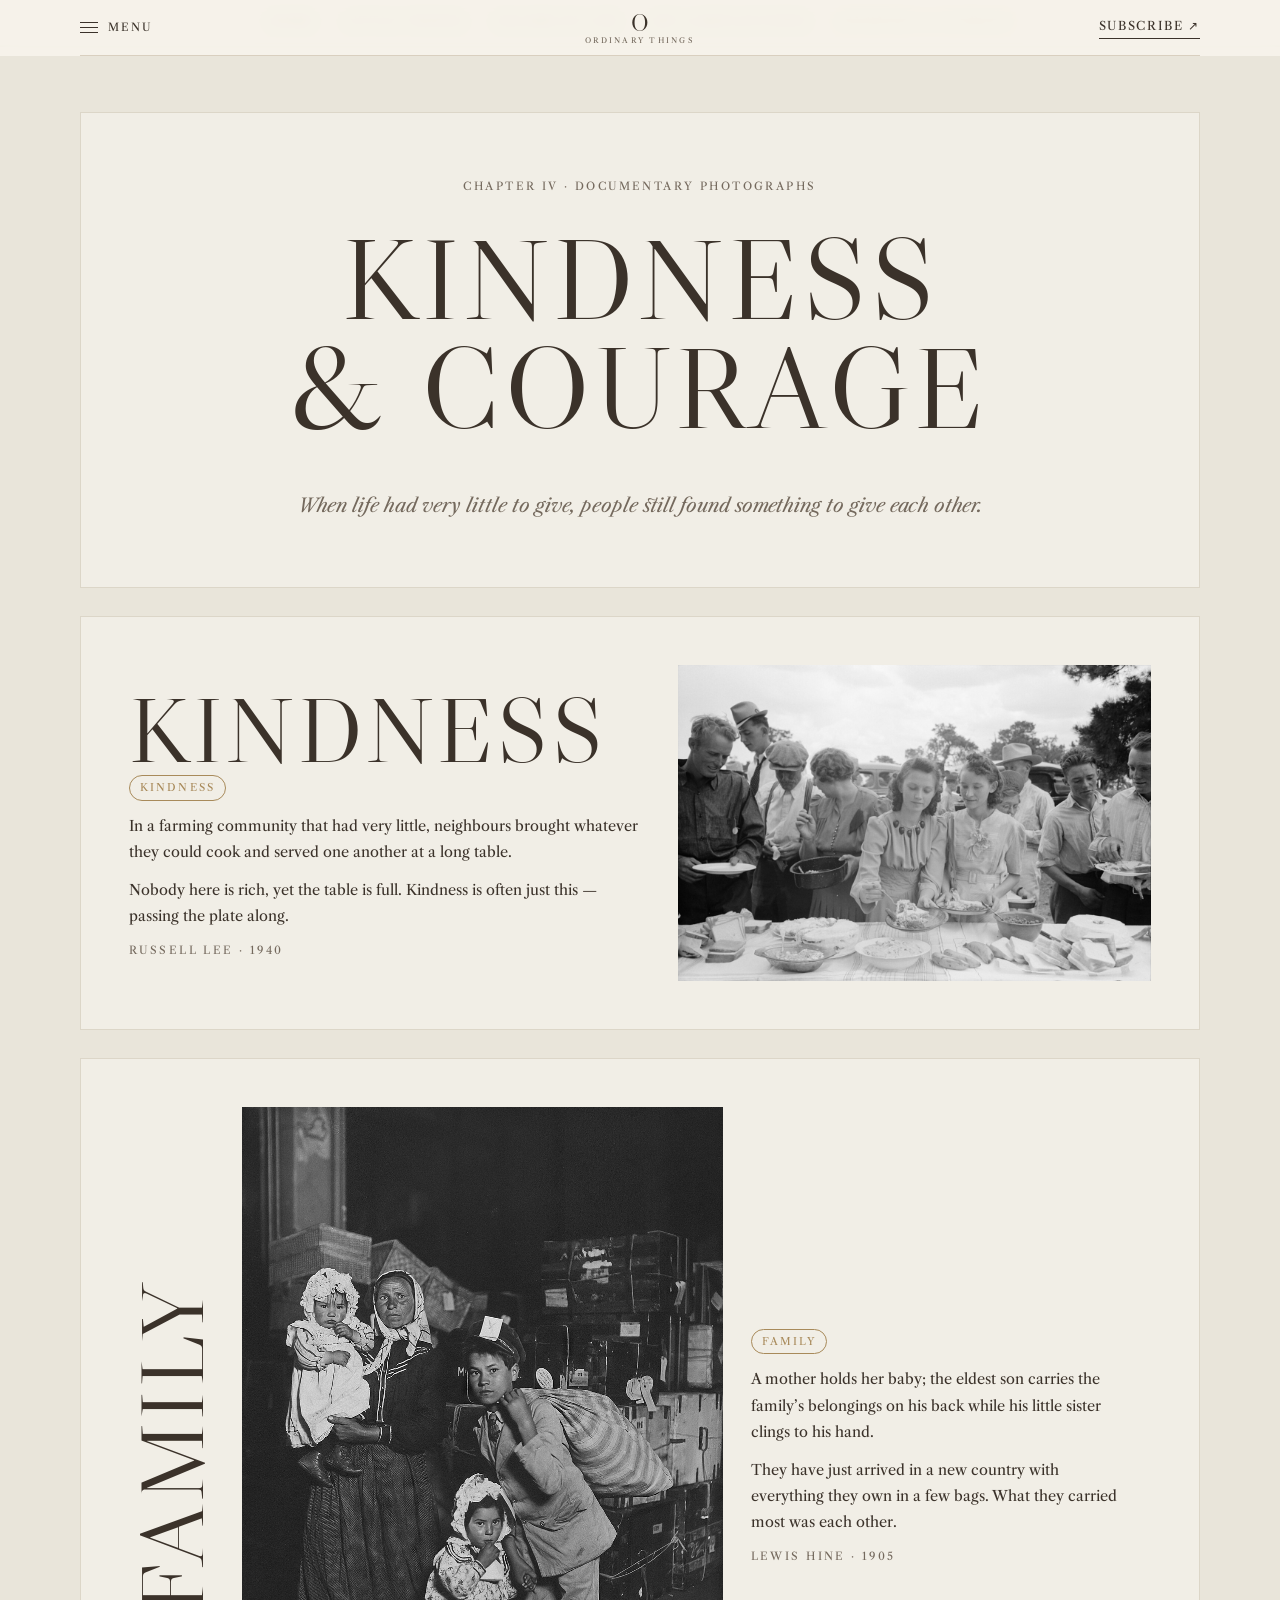
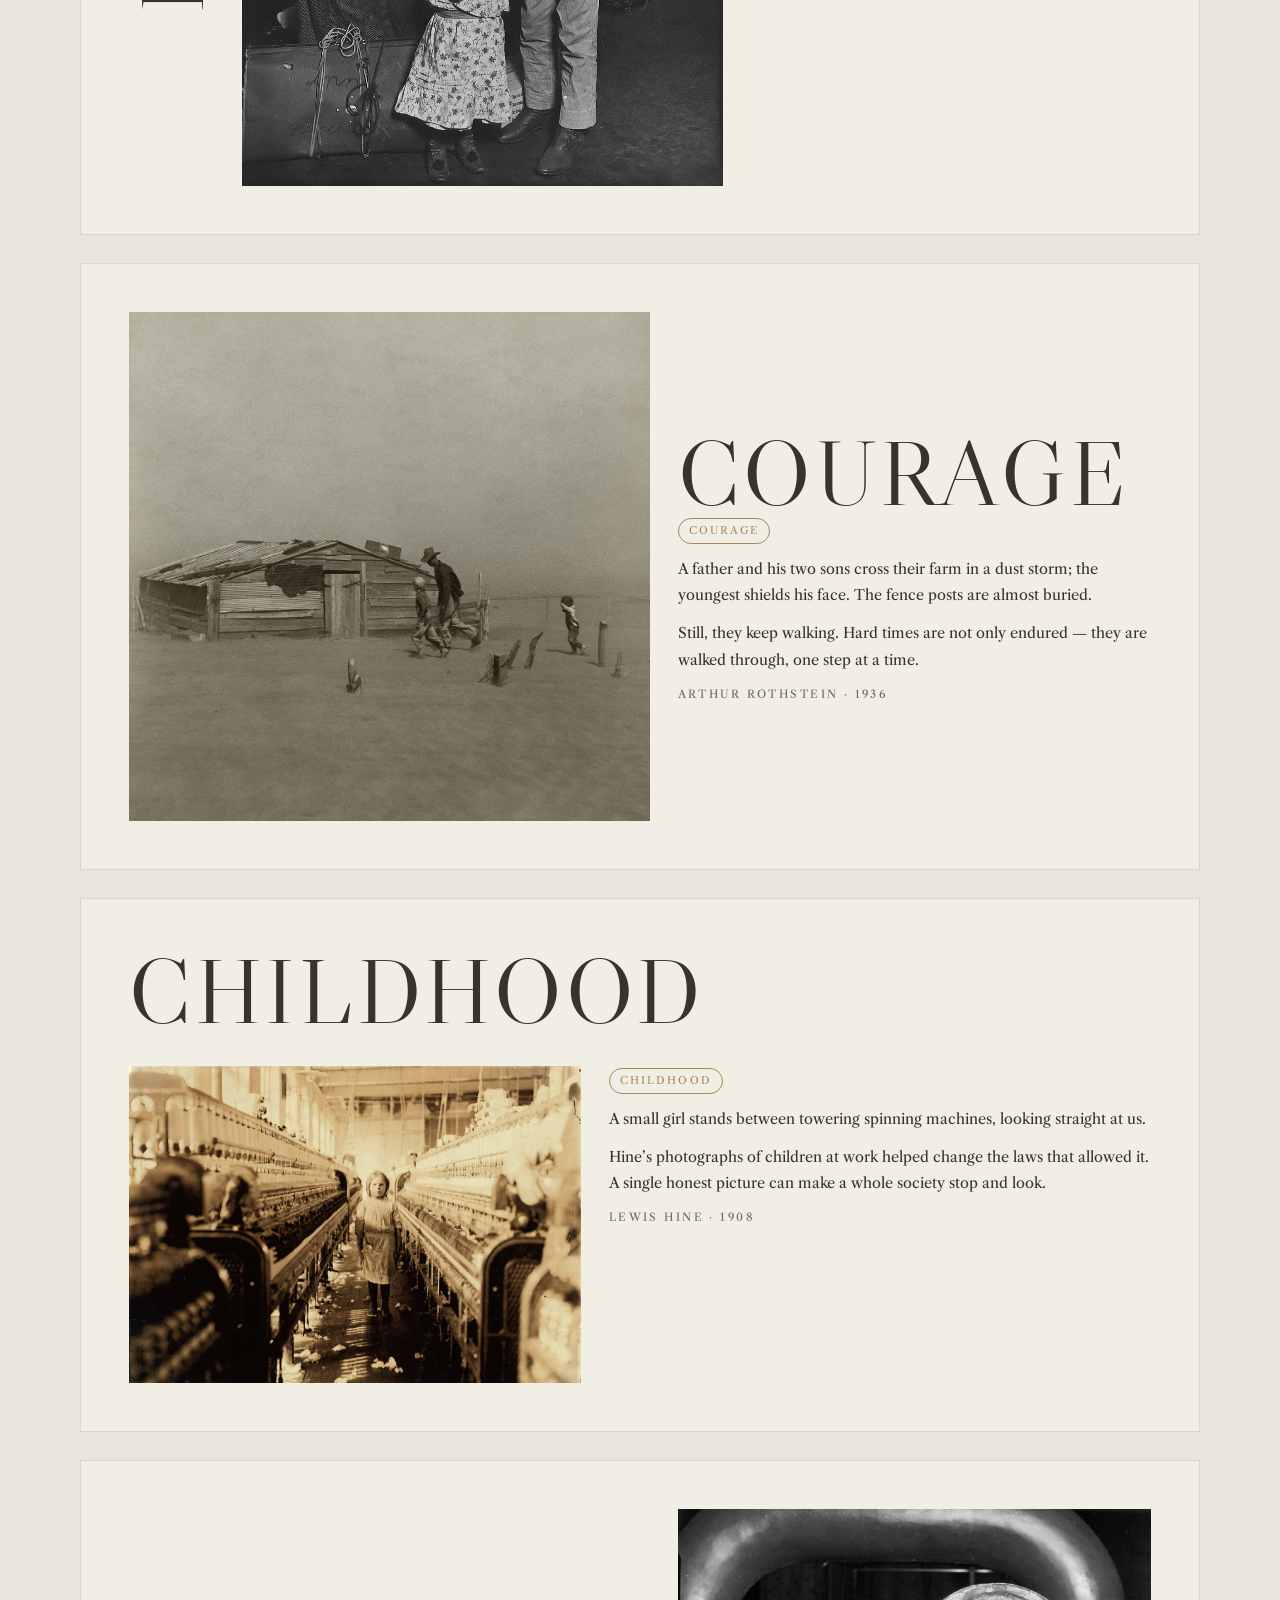
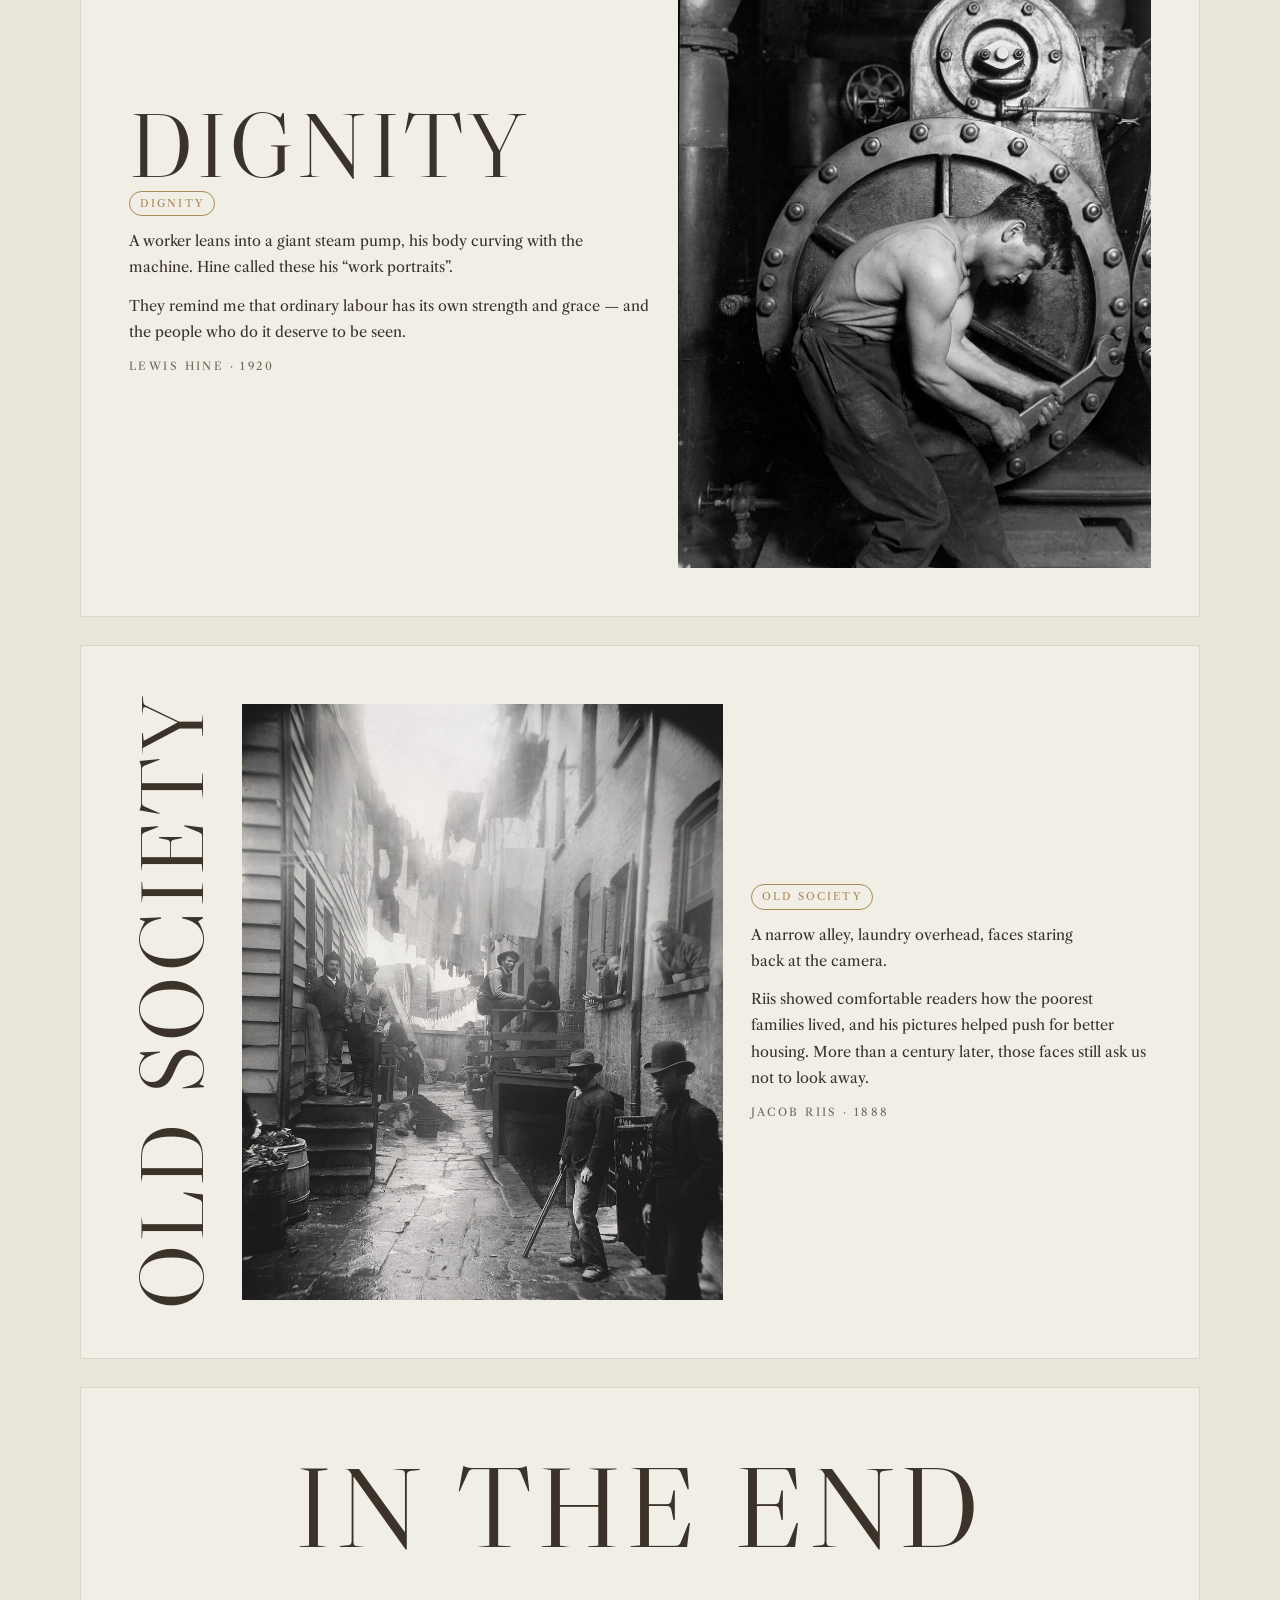
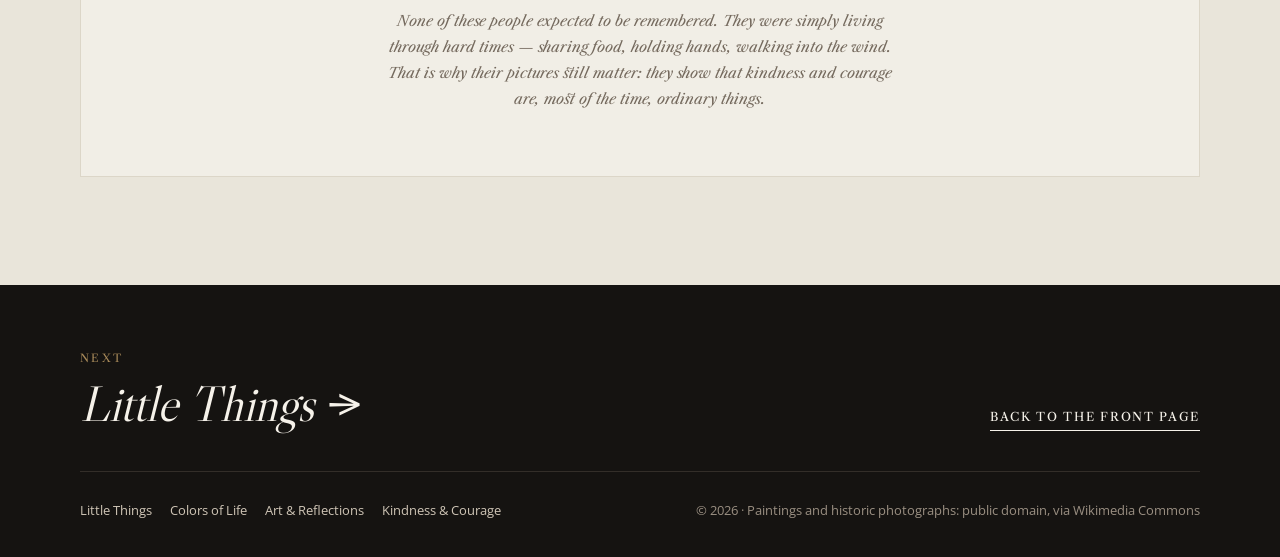
<file: kindness-and-courage.html>
<!doctype html>
<html lang="en">
<head>
<meta charset="utf-8">
<!-- Google tag (gtag.js) -->
<script async src="https://www.googletagmanager.com/gtag/js?id=G-23RSFNWC9K"></script>
<script>
  window.dataLayer = window.dataLayer || [];
  function gtag(){dataLayer.push(arguments);}
  gtag('js', new Date());
  gtag('config', 'G-23RSFNWC9K');
</script>
<meta name="viewport" content="width=device-width, initial-scale=1">
<title>Kindness &amp; Courage — The Art of Ordinary Things</title>
<meta name="description" content="Documentary photographs by Lewis Hine, Dorothea Lange, Arthur Rothstein, Russell Lee and Jacob Riis about kindness, family and courage in hard times.">
<meta name="author" content="Pham Thi My Duyen (Mely)">
<meta name="robots" content="index, follow, max-image-preview:large">
<meta name="theme-color" content="#f6f2ea">
<link rel="canonical" href="https://theartofordinarythings.mely.io.vn/kindness-and-courage">
<meta property="og:type" content="article">
<meta property="og:site_name" content="The Art of Ordinary Things">
<meta property="og:title" content="Kindness &amp; Courage — The Art of Ordinary Things">
<meta property="og:description" content="Documentary photographs by Lewis Hine, Dorothea Lange, Arthur Rothstein, Russell Lee and Jacob Riis about kindness, family and courage in hard times.">
<meta property="og:url" content="https://theartofordinarythings.mely.io.vn/kindness-and-courage">
<meta property="og:image" content="https://theartofordinarythings.mely.io.vn/people/dust-storm.jpg">
<meta property="og:image:width" content="1280">
<meta property="og:image:height" content="1251">
<meta name="twitter:card" content="summary_large_image">
<meta name="twitter:title" content="Kindness &amp; Courage — The Art of Ordinary Things">
<meta name="twitter:description" content="Documentary photographs by Lewis Hine, Dorothea Lange, Arthur Rothstein, Russell Lee and Jacob Riis about kindness, family and courage in hard times.">
<meta name="twitter:image" content="https://theartofordinarythings.mely.io.vn/people/dust-storm.jpg">
<script type="application/ld+json">
{
 "@context": "https://schema.org",
 "@graph": [
  {
   "@type": "CollectionPage",
   "@id": "https://theartofordinarythings.mely.io.vn/kindness-and-courage",
   "url": "https://theartofordinarythings.mely.io.vn/kindness-and-courage",
   "name": "Kindness & Courage",
   "description": "Documentary photographs by Lewis Hine, Dorothea Lange, Arthur Rothstein, Russell Lee and Jacob Riis about kindness, family and courage in hard times.",
   "inLanguage": "en",
   "primaryImageOfPage": "https://theartofordinarythings.mely.io.vn/people/dust-storm.jpg",
   "image": [
    "https://theartofordinarythings.mely.io.vn/people/pie-town-dinner.jpg",
    "https://theartofordinarythings.mely.io.vn/people/ellis-island-family.jpg",
    "https://theartofordinarythings.mely.io.vn/people/dust-storm.jpg",
    "https://theartofordinarythings.mely.io.vn/people/little-spinner.jpg",
    "https://theartofordinarythings.mely.io.vn/people/power-house-mechanic.jpg",
    "https://theartofordinarythings.mely.io.vn/people/bandits-roost.jpg"
   ],
   "isPartOf": {
    "@type": "WebSite",
    "name": "The Art of Ordinary Things",
    "url": "https://theartofordinarythings.mely.io.vn/"
   },
   "author": {
    "@type": "Person",
    "name": "Pham Thi My Duyen",
    "alternateName": "Mely",
    "url": "https://www.mely.io.vn/"
   }
  },
  {
   "@type": "BreadcrumbList",
   "itemListElement": [
    {
     "@type": "ListItem",
     "position": 1,
     "name": "Home",
     "item": "https://theartofordinarythings.mely.io.vn/"
    },
    {
     "@type": "ListItem",
     "position": 2,
     "name": "Kindness & Courage",
     "item": "https://theartofordinarythings.mely.io.vn/kindness-and-courage"
    }
   ]
  }
 ]
}
</script>
<link rel="icon" href="data:image/svg+xml,%3Csvg xmlns='http://www.w3.org/2000/svg' viewBox='0 0 64 64'%3E%3Crect width='64' height='64' rx='14' fill='%23f6f2ea'/%3E%3Ctext x='32' y='46' text-anchor='middle' font-family='Georgia,serif' font-size='40' fill='%233b322a'%3EO%3C/text%3E%3C/svg%3E">
<link rel="icon" href="/favicon.ico" sizes="16x16 32x32 48x48">
<link rel="icon" href="/icon.png" type="image/png" sizes="192x192">
<link rel="apple-touch-icon" href="/apple-icon.png" sizes="180x180">
<link rel="preconnect" href="https://fonts.googleapis.com">
<link rel="preconnect" href="https://fonts.gstatic.com" crossorigin>
<link href="https://fonts.googleapis.com/css2?family=Libre+Caslon+Display&family=Libre+Caslon+Text:ital,wght@0,400;1,400&family=Open+Sans:wght@400;500&display=swap" rel="stylesheet">
<link rel="stylesheet" href="pages.css">
</head>
<body>

<header class="top">
  <div class="wrap">
    <button class="menu-btn" id="menu-btn" aria-expanded="false" aria-controls="drawer"><i><b></b><b></b><b></b></i>Menu</button>
    <a class="logo" href="./" aria-label="The Art of Ordinary Things — home">
      <span class="mono">O</span>
      <small>Ordinary Things</small>
    </a>
    <div class="top-right">
      <a class="more-link" href="./#subscribe">Subscribe ↗</a>
    </div>
  </div>
</header>
<div class="drawer" id="drawer">
  <nav>
    <a href="./">Home</a>
    <a href="little-things">Little Things</a>
    <a href="colors-of-life">Colors of Life</a>
    <a href="art-and-reflections">Art &amp; Reflections</a>
    <a href="kindness-and-courage" aria-current="page">Kindness &amp; Courage</a>
  </nav>
</div>

<main class="deck">
  <div class="wrap">
    <section class="pcard cover rv">
      <span class="eyebrow">Chapter IV · Documentary photographs</span>
      <h1 class="word">Kindness<br>&amp; Courage</h1>
      <p class="one-line">When life had very little to give, people still found something to give each other.</p>
    </section>

    <section class="pcard split rv"><div><h2 class="word">Kindness</h2><div><span class="tag">Kindness</span><p>In a farming community that had very little, neighbours brought whatever they could cook and served one another at a long table.</p><p>Nobody here is rich, yet the table is full. Kindness is often just this — passing the plate along.</p><span class="credit eyebrow">Russell Lee · 1940</span></div></div><div class="ph"><img loading="lazy" src="people/pie-town-dinner.jpg" width="1280" height="854" alt="Kindness: photograph by Russell Lee · 1940"></div></section>

    <section class="pcard side rv"><h2 class="word">Family</h2><div class="ph"><img loading="lazy" src="people/ellis-island-family.jpg" width="960" height="1357" alt="Family: photograph by Lewis Hine · 1905"></div><div><span class="tag">Family</span><p>A mother holds her baby; the eldest son carries the family’s belongings on his back while his little sister clings to his hand.</p><p>They have just arrived in a new country with everything they own in a few bags. What they carried most was each other.</p><span class="credit eyebrow">Lewis Hine · 1905</span></div></section>

    <section class="pcard split flip rv"><div><h2 class="word">Courage</h2><div><span class="tag">Courage</span><p>A father and his two sons cross their farm in a dust storm; the youngest shields his face. The fence posts are almost buried.</p><p>Still, they keep walking. Hard times are not only endured — they are walked through, one step at a time.</p><span class="credit eyebrow">Arthur Rothstein · 1936</span></div></div><div class="ph"><img loading="lazy" src="people/dust-storm.jpg" width="1280" height="1251" alt="Courage: photograph by Arthur Rothstein · 1936"></div></section>

    <section class="pcard stack rv"><h2 class="word">Childhood</h2><div class="row"><div class="ph"><img loading="lazy" src="people/little-spinner.jpg" width="1280" height="898" alt="Childhood: photograph by Lewis Hine · 1908"></div><div><span class="tag">Childhood</span><p>A small girl stands between towering spinning machines, looking straight at us.</p><p>Hine’s photographs of children at work helped change the laws that allowed it. A single honest picture can make a whole society stop and look.</p><span class="credit eyebrow">Lewis Hine · 1908</span></div></div></section>

    <section class="pcard split rv"><div><h2 class="word">Dignity</h2><div><span class="tag">Dignity</span><p>A worker leans into a giant steam pump, his body curving with the machine. Hine called these his “work portraits”.</p><p>They remind me that ordinary labour has its own strength and grace — and the people who do it deserve to be seen.</p><span class="credit eyebrow">Lewis Hine · 1920</span></div></div><div class="ph"><img loading="lazy" src="people/power-house-mechanic.jpg" width="960" height="1336" alt="Dignity: photograph by Lewis Hine · 1920"></div></section>

    <section class="pcard side rv"><h2 class="word">Old society</h2><div class="ph"><img loading="lazy" src="people/bandits-roost.jpg" width="960" height="1192" alt="Old society: photograph by Jacob Riis · 1888"></div><div><span class="tag">Old society</span><p>A narrow alley, laundry overhead, faces staring back at the camera.</p><p>Riis showed comfortable readers how the poorest families lived, and his pictures helped push for better housing. More than a century later, those faces still ask us not to look away.</p><span class="credit eyebrow">Jacob Riis · 1888</span></div></section>

    <section class="pcard cover rv">
      <h2 class="word">In the end</h2>
      <p>None of these people expected to be remembered. They were simply living through hard times — sharing food, holding hands, walking into the wind. That is why their pictures still matter: they show that kindness and courage are, most of the time, ordinary things.</p>
    </section>
  </div>
</main>

<footer>
  <div class="wrap">
    <div class="next-page">
      <div><span class="eyebrow">Next</span><h2><a href="little-things">Little Things →</a></h2></div>
      <a class="more-link" href="./">Back to the front page</a>
    </div>
    <div class="foot-row">
      <div><a href="little-things">Little Things</a><a href="colors-of-life">Colors of Life</a><a href="art-and-reflections">Art &amp; Reflections</a><a href="kindness-and-courage">Kindness &amp; Courage</a></div>
      <span>© 2026 · Paintings and historic photographs: public domain, via Wikimedia Commons</span>
    </div>
  </div>
</footer>
<script src="pages.js"></script>
</body>
</html>
</file>
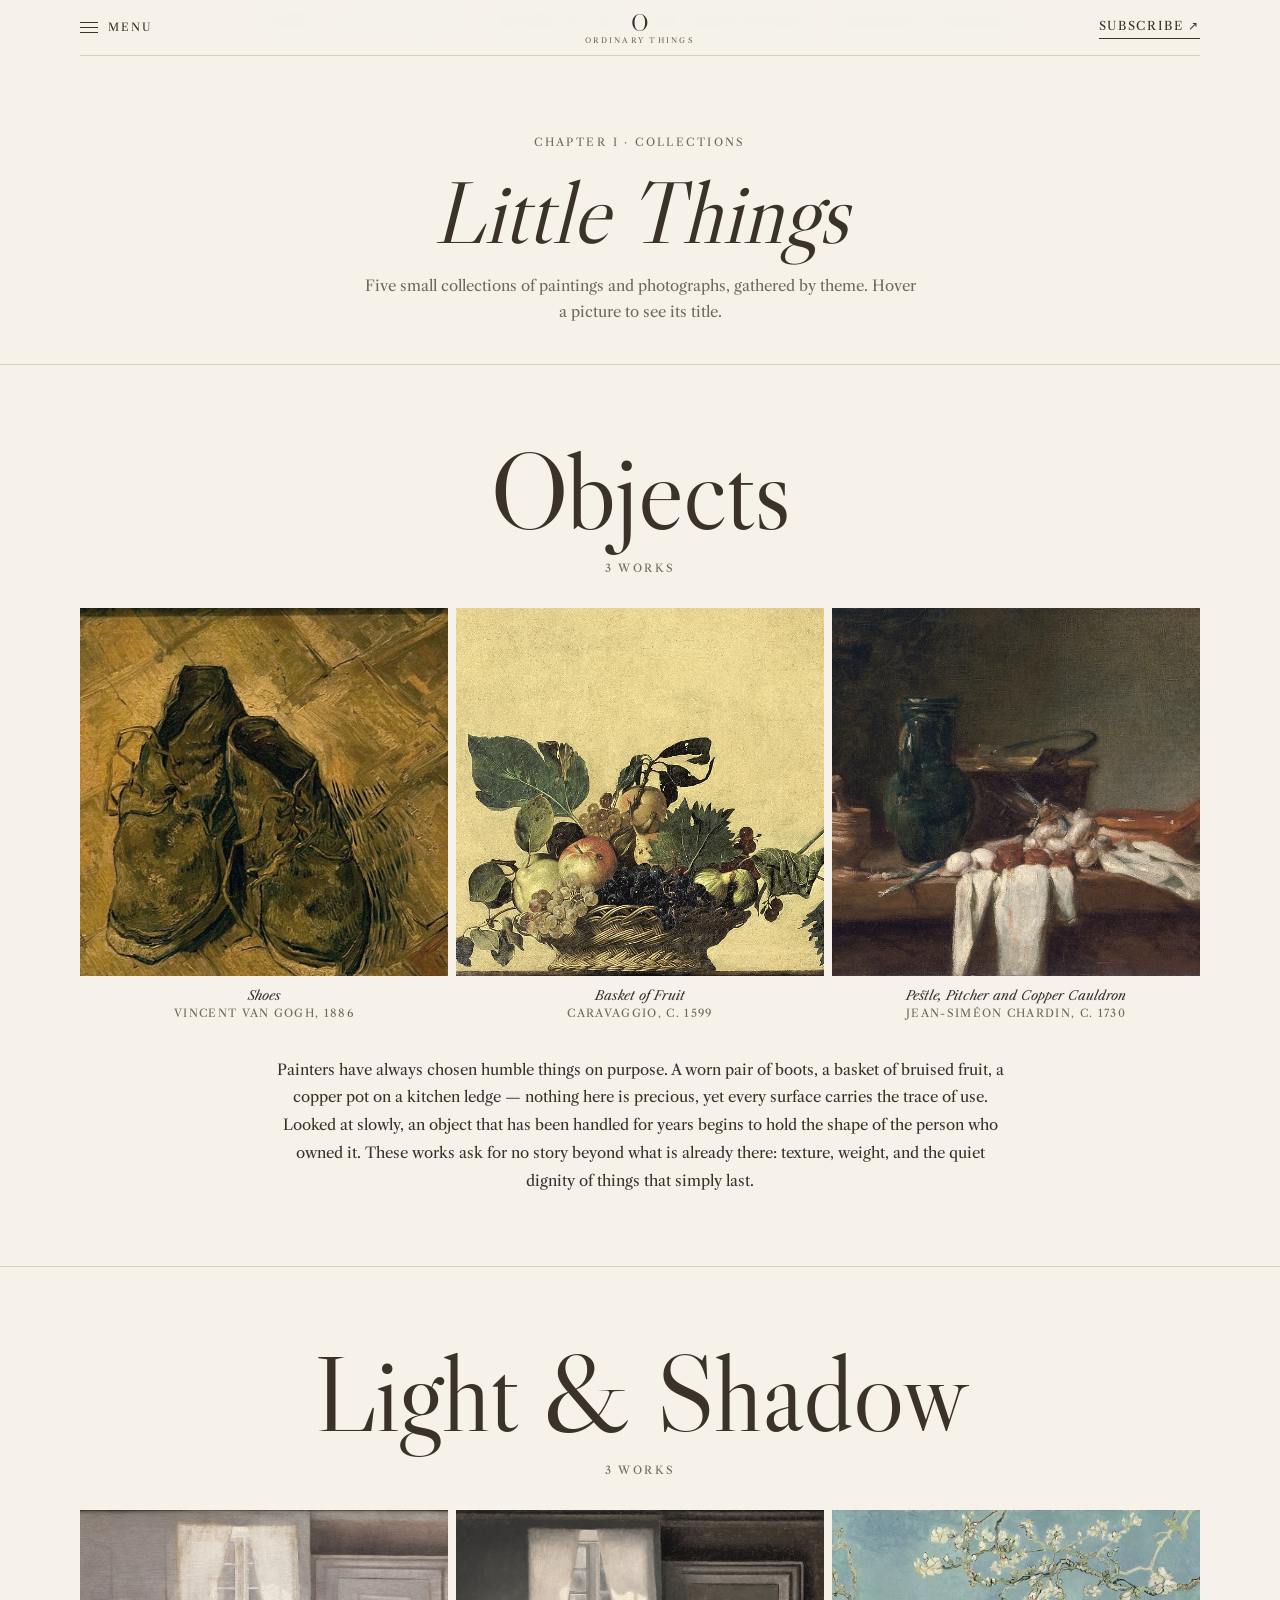
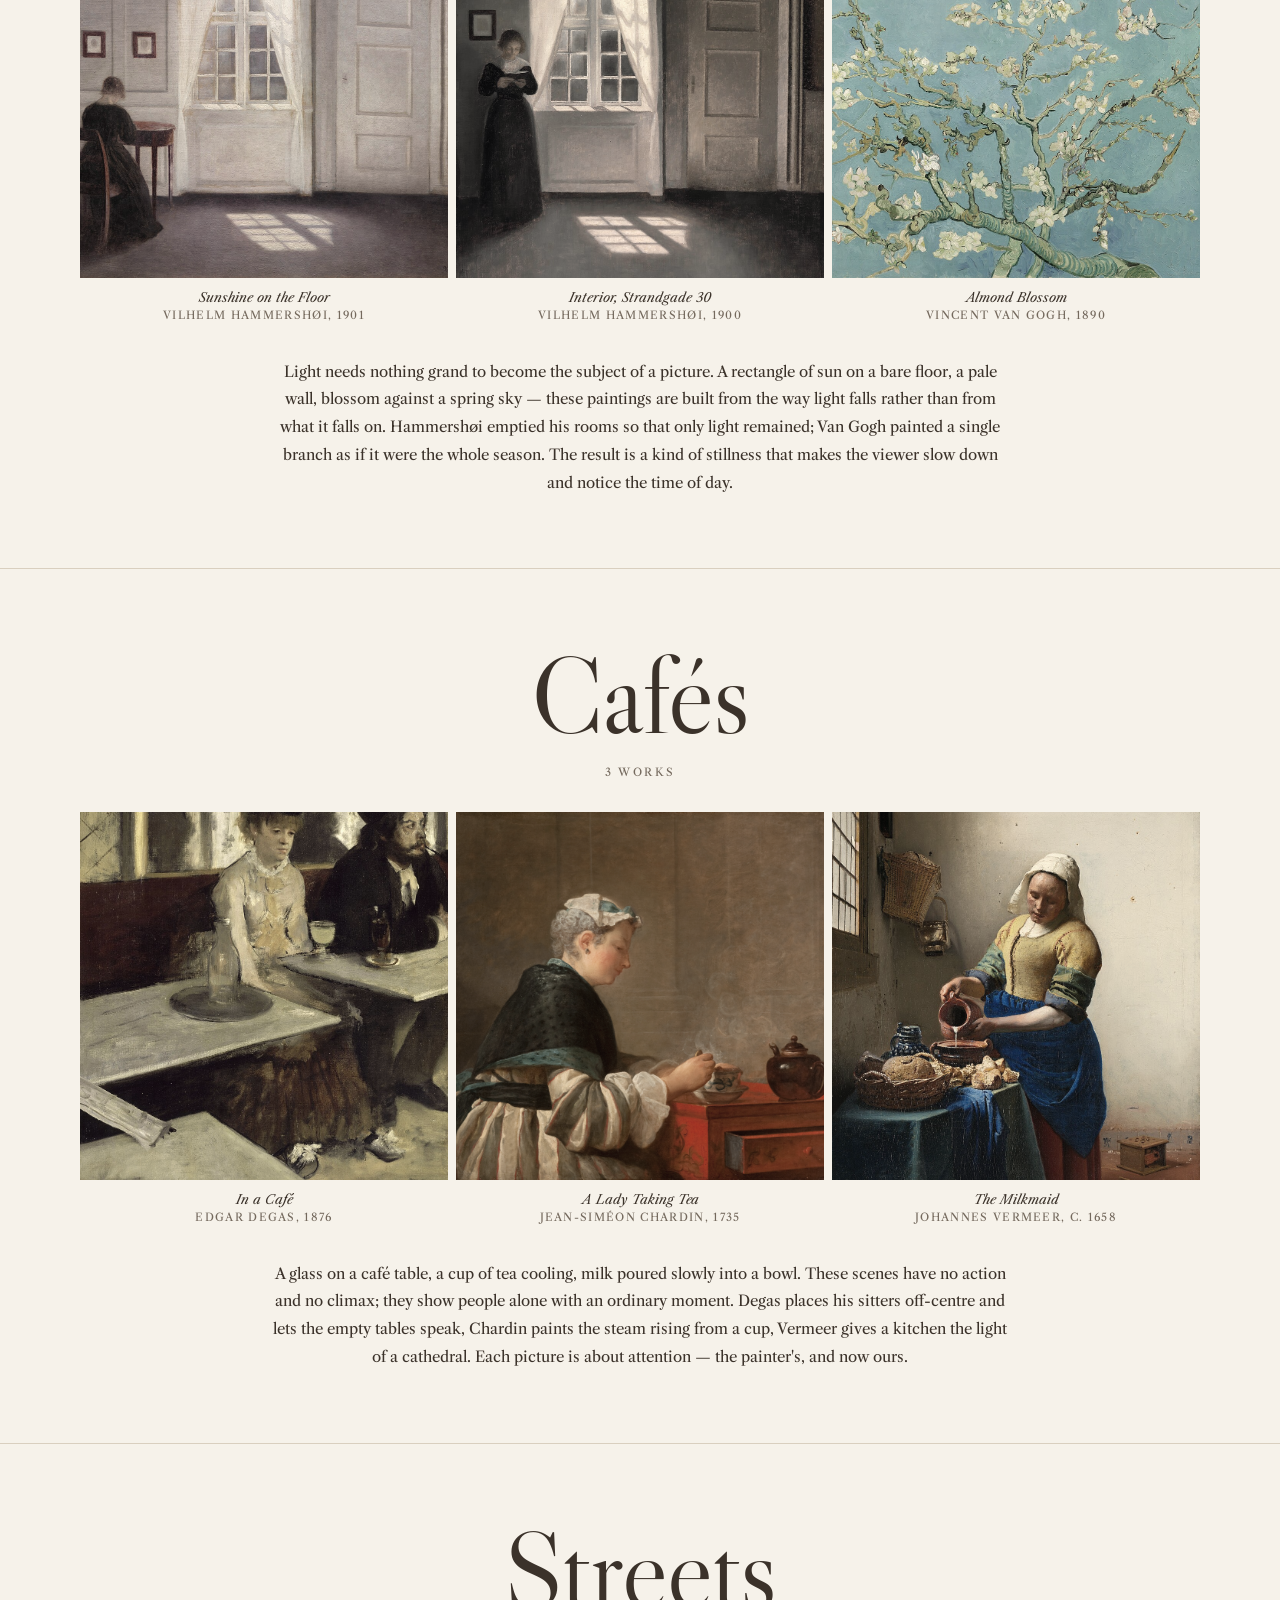
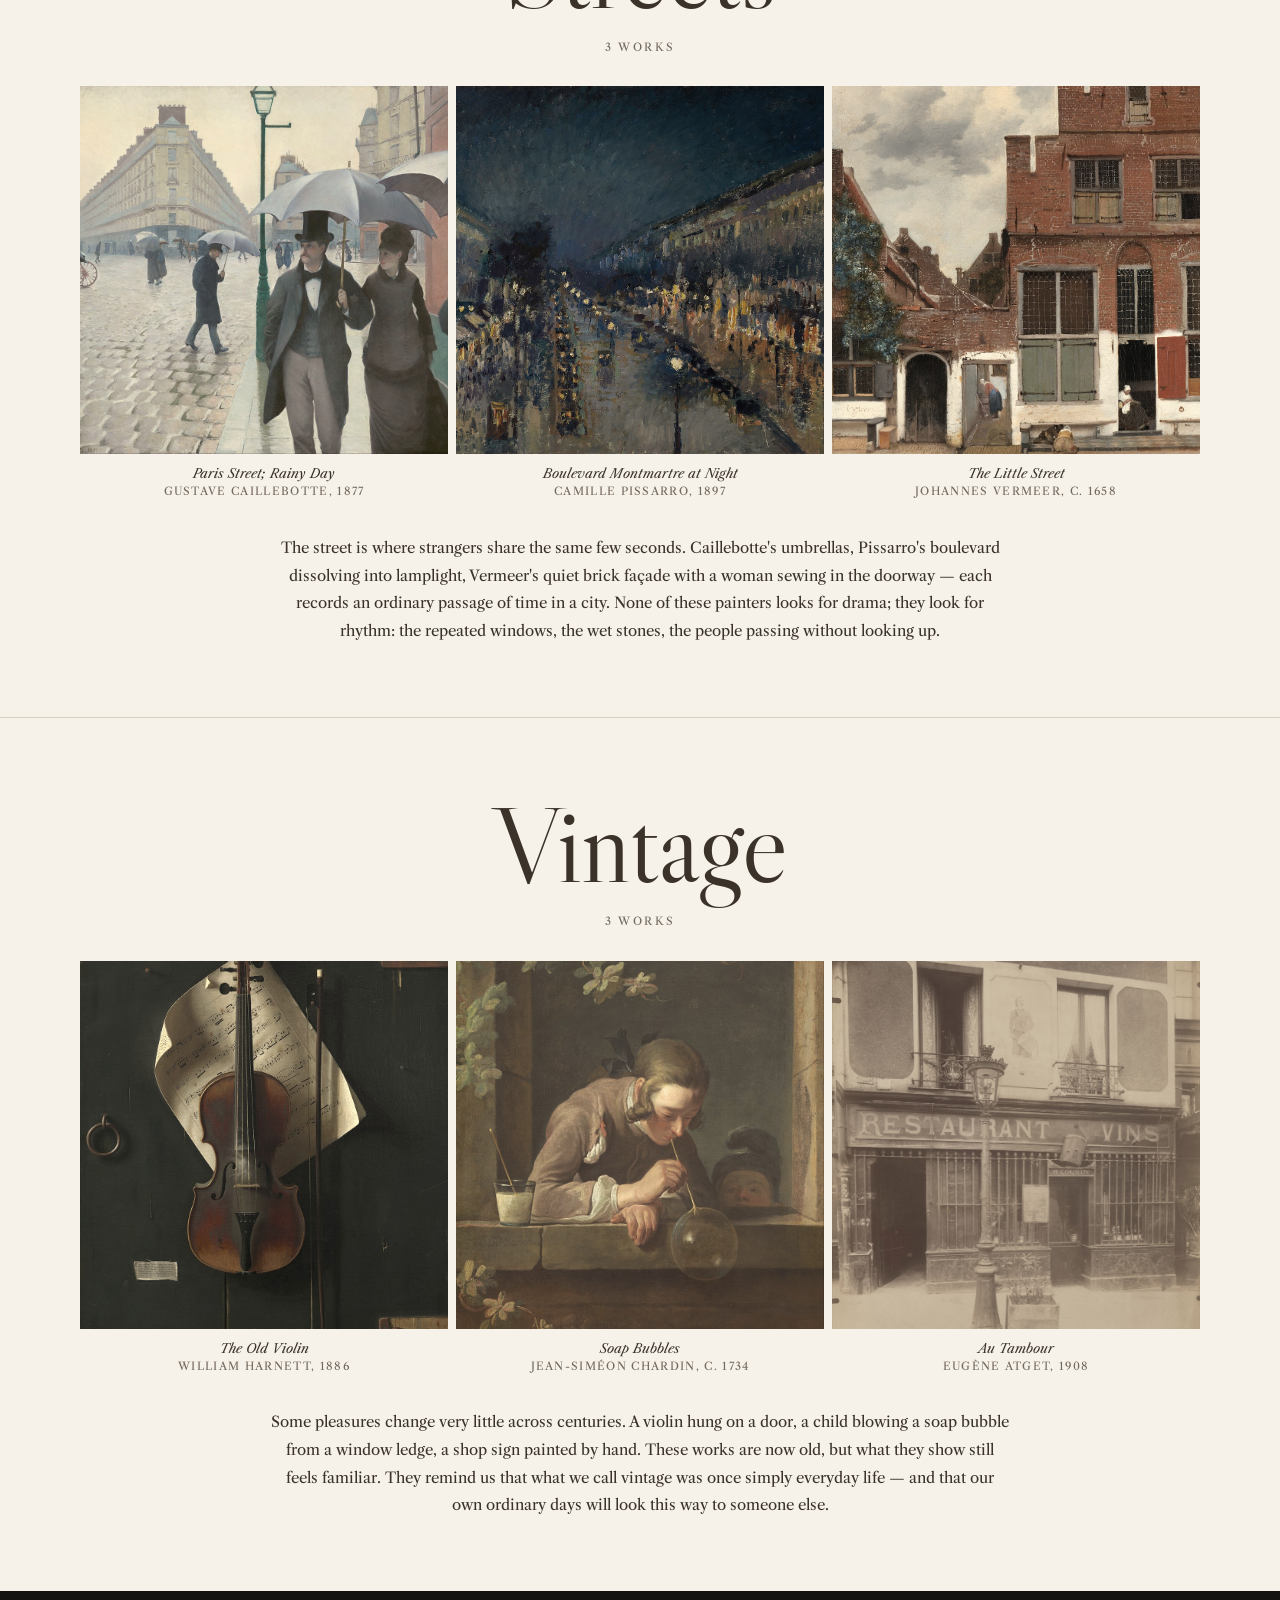
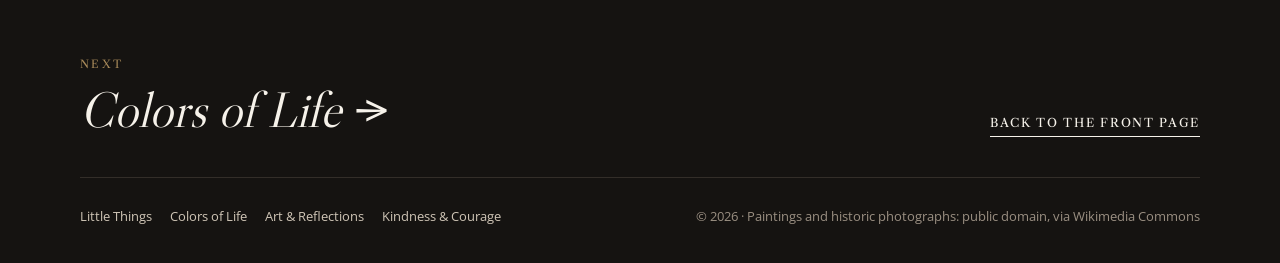
<file: little-things.html>
<!doctype html>
<html lang="en">
<head>
<meta charset="utf-8">
<!-- Google tag (gtag.js) -->
<script async src="https://www.googletagmanager.com/gtag/js?id=G-23RSFNWC9K"></script>
<script>
  window.dataLayer = window.dataLayer || [];
  function gtag(){dataLayer.push(arguments);}
  gtag('js', new Date());
  gtag('config', 'G-23RSFNWC9K');
</script>
<meta name="viewport" content="width=device-width, initial-scale=1">
<title>Little Things — The Art of Ordinary Things</title>
<meta name="description" content="Five collections of paintings and photographs about everyday objects, light, cafés, streets and vintage things.">
<meta name="author" content="Pham Thi My Duyen (Mely)">
<meta name="robots" content="index, follow, max-image-preview:large">
<meta name="theme-color" content="#f6f2ea">
<link rel="canonical" href="https://theartofordinarythings.mely.io.vn/little-things">
<meta property="og:type" content="article">
<meta property="og:site_name" content="The Art of Ordinary Things">
<meta property="og:title" content="Little Things — The Art of Ordinary Things">
<meta property="og:description" content="Five collections of paintings and photographs about everyday objects, light, cafés, streets and vintage things.">
<meta property="og:url" content="https://theartofordinarythings.mely.io.vn/little-things">
<meta property="og:image" content="https://theartofordinarythings.mely.io.vn/art/van-gogh-shoes.jpg">
<meta property="og:image:width" content="620">
<meta property="og:image:height" content="504">
<meta name="twitter:card" content="summary_large_image">
<meta name="twitter:title" content="Little Things — The Art of Ordinary Things">
<meta name="twitter:description" content="Five collections of paintings and photographs about everyday objects, light, cafés, streets and vintage things.">
<meta name="twitter:image" content="https://theartofordinarythings.mely.io.vn/art/van-gogh-shoes.jpg">
<script type="application/ld+json">
{
 "@context": "https://schema.org",
 "@graph": [
  {
   "@type": "CollectionPage",
   "@id": "https://theartofordinarythings.mely.io.vn/little-things",
   "url": "https://theartofordinarythings.mely.io.vn/little-things",
   "name": "Little Things",
   "description": "Five collections of paintings and photographs about everyday objects, light, cafés, streets and vintage things.",
   "inLanguage": "en",
   "primaryImageOfPage": "https://theartofordinarythings.mely.io.vn/art/van-gogh-shoes.jpg",
   "image": [
    "https://theartofordinarythings.mely.io.vn/art/van-gogh-shoes.jpg",
    "https://theartofordinarythings.mely.io.vn/art/caravaggio-fruit.jpg",
    "https://theartofordinarythings.mely.io.vn/art/chardin-still-life.jpg",
    "https://theartofordinarythings.mely.io.vn/art/hammershoi-sunlight.jpg",
    "https://theartofordinarythings.mely.io.vn/art/hammershoi-strandgade.jpg",
    "https://theartofordinarythings.mely.io.vn/art/van-gogh-almond-blossom.jpg",
    "https://theartofordinarythings.mely.io.vn/art/degas-in-a-cafe.jpg",
    "https://theartofordinarythings.mely.io.vn/art/chardin-lady-tea.jpg",
    "https://theartofordinarythings.mely.io.vn/art/vermeer-milkmaid.jpg",
    "https://theartofordinarythings.mely.io.vn/art/caillebotte-rainy-day.jpg",
    "https://theartofordinarythings.mely.io.vn/art/pissarro-boulevard-night.jpg",
    "https://theartofordinarythings.mely.io.vn/art/vermeer-little-street.jpg",
    "https://theartofordinarythings.mely.io.vn/art/harnett-old-violin.jpg",
    "https://theartofordinarythings.mely.io.vn/art/chardin-soap-bubbles.jpg",
    "https://theartofordinarythings.mely.io.vn/colors/atget-au-tambour.jpg"
   ],
   "isPartOf": {
    "@type": "WebSite",
    "name": "The Art of Ordinary Things",
    "url": "https://theartofordinarythings.mely.io.vn/"
   },
   "author": {
    "@type": "Person",
    "name": "Pham Thi My Duyen",
    "alternateName": "Mely",
    "url": "https://www.mely.io.vn/"
   }
  },
  {
   "@type": "BreadcrumbList",
   "itemListElement": [
    {
     "@type": "ListItem",
     "position": 1,
     "name": "Home",
     "item": "https://theartofordinarythings.mely.io.vn/"
    },
    {
     "@type": "ListItem",
     "position": 2,
     "name": "Little Things",
     "item": "https://theartofordinarythings.mely.io.vn/little-things"
    }
   ]
  }
 ]
}
</script>
<link rel="icon" href="data:image/svg+xml,%3Csvg xmlns='http://www.w3.org/2000/svg' viewBox='0 0 64 64'%3E%3Crect width='64' height='64' rx='14' fill='%23f6f2ea'/%3E%3Ctext x='32' y='46' text-anchor='middle' font-family='Georgia,serif' font-size='40' fill='%233b322a'%3EO%3C/text%3E%3C/svg%3E">
<link rel="icon" href="/favicon.ico" sizes="16x16 32x32 48x48">
<link rel="icon" href="/icon.png" type="image/png" sizes="192x192">
<link rel="apple-touch-icon" href="/apple-icon.png" sizes="180x180">
<link rel="preconnect" href="https://fonts.googleapis.com">
<link rel="preconnect" href="https://fonts.gstatic.com" crossorigin>
<link href="https://fonts.googleapis.com/css2?family=Libre+Caslon+Display&family=Libre+Caslon+Text:ital,wght@0,400;1,400&family=Open+Sans:wght@400;500&display=swap" rel="stylesheet">
<link rel="stylesheet" href="pages.css">
</head>
<body>

<header class="top">
  <div class="wrap">
    <button class="menu-btn" id="menu-btn" aria-expanded="false" aria-controls="drawer"><i><b></b><b></b><b></b></i>Menu</button>
    <a class="logo" href="./" aria-label="The Art of Ordinary Things — home">
      <span class="mono">O</span>
      <small>Ordinary Things</small>
    </a>
    <div class="top-right">
      <a class="more-link" href="./#subscribe">Subscribe ↗</a>
    </div>
  </div>
</header>
<div class="drawer" id="drawer">
  <nav>
    <a href="./">Home</a>
    <a href="little-things" aria-current="page">Little Things</a>
    <a href="colors-of-life">Colors of Life</a>
    <a href="art-and-reflections">Art &amp; Reflections</a>
    <a href="kindness-and-courage">Kindness &amp; Courage</a>
  </nav>
</div>

<main>
  <section class="page-intro wrap rv">
    <span class="eyebrow">Chapter I · Collections</span>
    <h1>Little Things</h1>
    <p>Five small collections of paintings and photographs, gathered by theme. Hover a picture to see its title.</p>
  </section>

  <section class="poster rv" id="objects">
    <div class="wrap">
      <h2>Objects</h2>
      <span class="count eyebrow">3 works</span>
      <div class="grid9">
        <figure><div class="ph"><img class="film" loading="eager" src="art/van-gogh-shoes.jpg" width="620" height="504" alt="Shoes, Vincent van Gogh, 1886"></div><figcaption><i>Shoes</i><span>Vincent van Gogh, 1886</span></figcaption></figure>
        <figure><div class="ph"><img class="film" loading="eager" src="art/caravaggio-fruit.jpg" width="960" height="685" alt="Basket of Fruit, Caravaggio, c. 1599"></div><figcaption><i>Basket of Fruit</i><span>Caravaggio, c. 1599</span></figcaption></figure>
        <figure><div class="ph"><img class="film" loading="eager" src="art/chardin-still-life.jpg" width="960" height="788" alt="Pestle, Pitcher and Copper Cauldron, Jean-Siméon Chardin, c. 1730"></div><figcaption><i>Pestle, Pitcher and Copper Cauldron</i><span>Jean-Siméon Chardin, c. 1730</span></figcaption></figure>
      </div>
      <p class="essay">Painters have always chosen humble things on purpose. A worn pair of boots, a basket of bruised fruit, a copper pot on a kitchen ledge — nothing here is precious, yet every surface carries the trace of use. Looked at slowly, an object that has been handled for years begins to hold the shape of the person who owned it. These works ask for no story beyond what is already there: texture, weight, and the quiet dignity of things that simply last.</p>
    </div>
  </section>

  <section class="poster rv" id="light">
    <div class="wrap">
      <h2>Light &amp; Shadow</h2>
      <span class="count eyebrow">3 works</span>
      <div class="grid9">
        <figure><div class="ph"><img class="film" loading="lazy" src="art/hammershoi-sunlight.jpg" width="1280" height="1122" alt="Sunshine on the Floor, Vilhelm Hammershøi, 1901"></div><figcaption><i>Sunshine on the Floor</i><span>Vilhelm Hammershøi, 1901</span></figcaption></figure>
        <figure><div class="ph"><img class="film" loading="lazy" src="art/hammershoi-strandgade.jpg" width="960" height="1121" alt="Interior, Strandgade 30, Vilhelm Hammershøi, 1900"></div><figcaption><i>Interior, Strandgade 30</i><span>Vilhelm Hammershøi, 1900</span></figcaption></figure>
        <figure><div class="ph"><img class="film" loading="lazy" src="art/van-gogh-almond-blossom.jpg" width="1280" height="1011" alt="Almond Blossom, Vincent van Gogh, 1890"></div><figcaption><i>Almond Blossom</i><span>Vincent van Gogh, 1890</span></figcaption></figure>
      </div>
      <p class="essay">Light needs nothing grand to become the subject of a picture. A rectangle of sun on a bare floor, a pale wall, blossom against a spring sky — these paintings are built from the way light falls rather than from what it falls on. Hammershøi emptied his rooms so that only light remained; Van Gogh painted a single branch as if it were the whole season. The result is a kind of stillness that makes the viewer slow down and notice the time of day.</p>
    </div>
  </section>

  <section class="poster rv" id="cafés">
    <div class="wrap">
      <h2>Cafés</h2>
      <span class="count eyebrow">3 works</span>
      <div class="grid9">
        <figure><div class="ph"><img class="film" loading="lazy" src="art/degas-in-a-cafe.jpg" width="960" height="1317" alt="In a Café, Edgar Degas, 1876"></div><figcaption><i>In a Café</i><span>Edgar Degas, 1876</span></figcaption></figure>
        <figure><div class="ph"><img class="film" loading="lazy" src="art/chardin-lady-tea.jpg" width="1200" height="995" alt="A Lady Taking Tea, Jean-Siméon Chardin, 1735"></div><figcaption><i>A Lady Taking Tea</i><span>Jean-Siméon Chardin, 1735</span></figcaption></figure>
        <figure><div class="ph"><img class="film" loading="lazy" src="art/vermeer-milkmaid.jpg" width="960" height="1076" alt="The Milkmaid, Johannes Vermeer, c. 1658"></div><figcaption><i>The Milkmaid</i><span>Johannes Vermeer, c. 1658</span></figcaption></figure>
      </div>
      <p class="essay">A glass on a café table, a cup of tea cooling, milk poured slowly into a bowl. These scenes have no action and no climax; they show people alone with an ordinary moment. Degas places his sitters off-centre and lets the empty tables speak, Chardin paints the steam rising from a cup, Vermeer gives a kitchen the light of a cathedral. Each picture is about attention — the painter's, and now ours.</p>
    </div>
  </section>

  <section class="poster rv" id="streets">
    <div class="wrap">
      <h2>Streets</h2>
      <span class="count eyebrow">3 works</span>
      <div class="grid9">
        <figure><div class="ph"><img class="film" loading="lazy" src="art/caillebotte-rainy-day.jpg" width="1280" height="970" alt="Paris Street; Rainy Day, Gustave Caillebotte, 1877"></div><figcaption><i>Paris Street; Rainy Day</i><span>Gustave Caillebotte, 1877</span></figcaption></figure>
        <figure><div class="ph"><img class="film" loading="lazy" src="art/pissarro-boulevard-night.jpg" width="1280" height="1052" alt="Boulevard Montmartre at Night, Camille Pissarro, 1897"></div><figcaption><i>Boulevard Montmartre at Night</i><span>Camille Pissarro, 1897</span></figcaption></figure>
        <figure><div class="ph"><img class="film" loading="lazy" src="art/vermeer-little-street.jpg" width="960" height="1189" alt="The Little Street, Johannes Vermeer, c. 1658"></div><figcaption><i>The Little Street</i><span>Johannes Vermeer, c. 1658</span></figcaption></figure>
      </div>
      <p class="essay">The street is where strangers share the same few seconds. Caillebotte's umbrellas, Pissarro's boulevard dissolving into lamplight, Vermeer's quiet brick façade with a woman sewing in the doorway — each records an ordinary passage of time in a city. None of these painters looks for drama; they look for rhythm: the repeated windows, the wet stones, the people passing without looking up.</p>
    </div>
  </section>

  <section class="poster rv" id="vintage">
    <div class="wrap">
      <h2>Vintage</h2>
      <span class="count eyebrow">3 works</span>
      <div class="grid9">
        <figure><div class="ph"><img class="film" loading="lazy" src="art/harnett-old-violin.jpg" width="960" height="1529" alt="The Old Violin, William Harnett, 1886"></div><figcaption><i>The Old Violin</i><span>William Harnett, 1886</span></figcaption></figure>
        <figure><div class="ph"><img class="film" loading="lazy" src="art/chardin-soap-bubbles.jpg" width="960" height="1188" alt="Soap Bubbles, Jean-Siméon Chardin, c. 1734"></div><figcaption><i>Soap Bubbles</i><span>Jean-Siméon Chardin, c. 1734</span></figcaption></figure>
        <figure><div class="ph"><img class="film" loading="lazy" src="colors/atget-au-tambour.jpg" width="890" height="1100" alt="Au Tambour, Eugène Atget, 1908"></div><figcaption><i>Au Tambour</i><span>Eugène Atget, 1908</span></figcaption></figure>
      </div>
      <p class="essay">Some pleasures change very little across centuries. A violin hung on a door, a child blowing a soap bubble from a window ledge, a shop sign painted by hand. These works are now old, but what they show still feels familiar. They remind us that what we call vintage was once simply everyday life — and that our own ordinary days will look this way to someone else.</p>
    </div>
  </section>
</main>

<footer>
  <div class="wrap">
    <div class="next-page">
      <div><span class="eyebrow">Next</span><h2><a href="colors-of-life">Colors of Life →</a></h2></div>
      <a class="more-link" href="./">Back to the front page</a>
    </div>
    <div class="foot-row">
      <div><a href="little-things">Little Things</a><a href="colors-of-life">Colors of Life</a><a href="art-and-reflections">Art &amp; Reflections</a><a href="kindness-and-courage">Kindness &amp; Courage</a></div>
      <span>© 2026 · Paintings and historic photographs: public domain, via Wikimedia Commons</span>
    </div>
  </div>
</footer>
<script src="pages.js"></script>
</body>
</html>
</file>
<file: pages.css>
/* Shared styles for the section pages (same type and colour as index.html) */
:root {
  --cream: #f6f2ea;
  --cream-2: #eee8dd;
  --card: #fbf9f4;
  --ink: #3b322a;
  --ink-soft: #74695d;
  --line: #d9cfbf;
  --night: #151311;
  --night-2: #24201c;
  --gold: #a88a5a;
  --display: "Libre Caslon Display", "Libre Caslon Text", Georgia, serif;
  --serif: "Libre Caslon Text", Georgia, serif;
  --sans: "Open Sans", system-ui, sans-serif;
}
* { box-sizing: border-box; }
html { scroll-behavior: smooth; scroll-padding-top: 72px; }
body { margin: 0; background: var(--cream); color: var(--ink); font-family: var(--sans); font-size: 15px; line-height: 1.7; -webkit-font-smoothing: antialiased; overflow-x: hidden; }
img { display: block; width: 100%; height: 100%; object-fit: cover; }
a { color: inherit; text-decoration: none; }
h1, h2, h3, h4 { font-family: var(--display); font-weight: 400; margin: 0; }
.wrap { width: min(1120px, 100% - 32px); margin: 0 auto; }
.eyebrow { font-family: var(--serif); font-size: 11px; letter-spacing: .22em; text-transform: uppercase; color: var(--ink-soft); }
.more-link { display: inline-flex; gap: 6px; align-items: center; font-family: var(--serif); font-size: 12px; letter-spacing: .14em; text-transform: uppercase; border-bottom: 1px solid currentColor; padding-bottom: 2px; }
.more-link:hover { color: var(--gold); }
.film { filter: sepia(.18) saturate(.88) contrast(.96); transition: transform 1.2s ease, filter .6s; }
.ph { overflow: hidden; background: var(--cream-2); }
.ph:hover .film { transform: scale(1.035); filter: none; }
.rv { opacity: 0; transform: translateY(18px); transition: opacity 1s ease, transform 1s ease; }
.rv.in { opacity: 1; transform: none; }
@media (prefers-reduced-motion: reduce) { .rv { opacity: 1; transform: none; } .film { transition: none; } }

/* Avoid one- or two-word orphan lines */
h1, h2, h3, h4, h5, blockquote, figcaption, .eyebrow, .lede, .intro, .people-quote, .title-box p { text-wrap: balance; }
p, dd, li, small { text-wrap: pretty; }

/* ---------- Header + menu ---------- */
header.top { position: sticky; top: 0; z-index: 50; background: color-mix(in srgb, var(--cream) 92%, transparent); backdrop-filter: blur(8px); }
.top .wrap { display: grid; grid-template-columns: 1fr auto 1fr; align-items: center; height: 56px; border-bottom: 1px solid var(--line); }
.menu-btn { all: unset; cursor: pointer; display: inline-flex; align-items: center; gap: 10px; font-family: var(--serif); font-size: 11px; letter-spacing: .18em; text-transform: uppercase; }
.menu-btn i { display: grid; gap: 4px; }
.menu-btn i b { display: block; width: 18px; height: 1px; background: currentColor; }
.logo { display: grid; justify-items: center; line-height: 1; }
.logo .mono { font-family: var(--display); font-size: 24px; }
.logo small { font-family: var(--serif); font-size: 7.5px; letter-spacing: .3em; text-transform: uppercase; margin-top: 2px; color: var(--ink-soft); }
.top-right { justify-self: end; display: flex; gap: 22px; align-items: center; }
.drawer { position: fixed; inset: 56px 0 auto 0; background: var(--cream); border-bottom: 1px solid var(--line); z-index: 40; transform: translateY(-120%); transition: transform .5s ease; }
.drawer.open { transform: none; }
.drawer nav { display: flex; flex-wrap: wrap; justify-content: center; gap: 8px 28px; padding: 14px 16px; }
.drawer a { font-family: var(--serif); font-size: 11.5px; letter-spacing: .16em; text-transform: uppercase; color: var(--ink-soft); }
.drawer a:hover, .drawer a[aria-current="page"] { color: var(--gold); }
@media (max-width: 640px) { .top-right .more-link { display: none; } }

/* ---------- Page intro ---------- */
.page-intro { text-align: center; padding: 72px 0 40px; }
.page-intro h1 { font-style: italic; font-size: clamp(44px, 7vw, 88px); line-height: 1.02; margin: 14px 0 16px; }
.page-intro p { font-family: var(--serif); color: var(--ink-soft); max-width: 56ch; margin: 0 auto; }

/* ---------- Footer ---------- */
footer { background: var(--night); color: var(--cream); padding: 64px 0 36px; }
.next-page { display: flex; justify-content: space-between; align-items: end; gap: 24px; flex-wrap: wrap; padding-bottom: 40px; border-bottom: 1px solid #332e29; }
.next-page h2 { font-style: italic; font-size: clamp(30px, 4.4vw, 50px); line-height: 1.1; }
.next-page h2 a:hover { color: var(--gold); }
.next-page .eyebrow { color: var(--gold); display: block; margin-bottom: 8px; }
.foot-row { display: flex; justify-content: space-between; flex-wrap: wrap; gap: 12px 24px; margin-top: 28px; font-size: 12.5px; color: #9a8f82; }
.foot-row a { color: #cfc5b6; margin-right: 18px; }
.foot-row a:hover { color: var(--cream); }

/* ====================================================================
   1. Little Things — poster grid (title, 3-up grid, essay)
   ==================================================================== */
.poster { padding: 72px 0; border-top: 1px solid var(--line); }
.poster h2 { text-align: center; font-size: clamp(48px, 8.5vw, 108px); line-height: 1; letter-spacing: -.01em; margin-bottom: 36px; }
.poster .grid9 { display: grid; grid-template-columns: repeat(3, 1fr); gap: 18px 8px; }
.poster figure { margin: 0; position: relative; }
.poster figure .ph { aspect-ratio: 1; }
.poster figcaption { padding: 10px 2px 0; font-family: var(--serif); font-size: 13px; line-height: 1.4; text-align: center; }
.poster figcaption span { display: block; margin-top: 2px; font-size: 11px; letter-spacing: .12em; text-transform: uppercase; color: var(--ink-soft); }
.poster .essay { max-width: 74ch; margin: 34px auto 0; text-align: center; font-family: var(--serif); font-size: 15px; line-height: 1.85; }
.poster .count { display: block; text-align: center; margin: -22px 0 30px; }
@media (max-width: 640px) { .poster .grid9 { grid-template-columns: repeat(2, 1fr); } .poster figure:nth-child(3) { grid-column: span 2; } .poster figure:nth-child(3) .ph { aspect-ratio: 2 / 1; } }

/* ====================================================================
   2. Colors of Life — catalogue (hero with framed title, works grid)
   ==================================================================== */
.pal { padding-bottom: 80px; }
.pal-hero { position: relative; height: min(78vh, 640px); overflow: hidden; }
.pal-hero img { position: absolute; inset: 0; }
.pal-hero::after { content: ""; position: absolute; inset: 0; background: linear-gradient(rgba(21,19,17,.15), rgba(21,19,17,.45)); }
.title-box { position: absolute; z-index: 2; left: 50%; top: 50%; transform: translate(-50%, -50%); width: min(460px, 100% - 48px); padding: 34px 28px; border: 2px solid var(--gold); background: rgba(21,19,17,.32); backdrop-filter: blur(2px); color: var(--cream); text-align: center; }
.title-box h2 { font-size: clamp(36px, 5.6vw, 64px); letter-spacing: .08em; text-transform: uppercase; line-height: 1; }
.title-box p { margin: 12px 0 0; font-family: var(--serif); font-size: 11px; letter-spacing: .24em; text-transform: uppercase; color: #e7dccb; }
.hero-credit { position: absolute; z-index: 2; right: 16px; bottom: 12px; font-family: var(--serif); font-style: italic; font-size: 12px; color: #efe6d6; text-shadow: 0 1px 4px rgba(0,0,0,.5); }
.title-link { display: inline-block; margin-top: 18px; padding: 10px 22px; border: 1px solid var(--gold); background: rgba(21,19,17,.45); color: var(--cream); font-family: var(--serif); font-size: 11.5px; letter-spacing: .2em; text-transform: uppercase; transition: background .3s, color .3s; }
.title-link:hover, .title-link:focus-visible { background: var(--gold); color: var(--night); }
.title-box .diamond { display: block; width: 12px; height: 12px; margin: 16px auto 0; border: 1px solid var(--gold); transform: rotate(45deg); }
.pal-body { display: grid; grid-template-columns: 1fr 2.2fr; gap: 56px; margin-top: 56px; }
.pal-side p { font-family: var(--serif); font-size: 15px; line-height: 1.8; margin: 0 0 22px; }
.swatches { display: grid; gap: 8px; }
.swatches span { display: flex; align-items: center; gap: 12px; font-family: var(--serif); font-size: 12px; letter-spacing: .1em; color: var(--ink-soft); }
.swatches i { width: 36px; height: 22px; display: block; border: 1px solid rgba(0,0,0,.08); }
.rule-title { display: flex; align-items: center; gap: 16px; margin: 0 0 20px; font-family: var(--serif); font-size: 12px; letter-spacing: .22em; text-transform: uppercase; color: var(--gold); }
.rule-title::before { content: ""; width: 72px; height: 1px; background: var(--ink); }
.works { display: grid; grid-template-columns: repeat(4, 1fr); gap: 14px; }
.works figure { margin: 0; }
.works .ph { aspect-ratio: 3 / 4; }
.works figcaption { margin-top: 8px; font-family: var(--serif); font-size: 12.5px; line-height: 1.4; }
.works figcaption small { display: block; color: var(--ink-soft); font-style: italic; }
@media (max-width: 860px) { .pal-body { grid-template-columns: 1fr; gap: 32px; } .works { grid-template-columns: repeat(2, 1fr); } }

/* ====================================================================
   3. Art & Reflections — exhibition microsite (dark rail + white page)
   ==================================================================== */
.expo { display: grid; grid-template-columns: minmax(280px, .85fr) 1.5fr; min-height: 100vh; }
.expo-rail { background: var(--night); color: var(--cream); position: sticky; top: 56px; height: calc(100vh - 56px); display: grid; grid-template-rows: auto 1fr; overflow: hidden; }
.expo-rail .rail-text { padding: 48px 40px 28px; }
.expo-rail .eyebrow { color: var(--gold); }
.expo-rail h1 { font-size: clamp(36px, 4vw, 54px); text-transform: uppercase; letter-spacing: .02em; line-height: 1.02; margin: 14px 0 14px; }
.expo-rail p { color: #b4a999; font-family: var(--serif); font-size: 14px; margin: 0; }
.rail-fig { margin: 0; position: relative; min-height: 0; }
.rail-fig img { filter: grayscale(.2) contrast(1.05); object-position: 50% 20%; }
.rail-fig figcaption { position: absolute; left: 16px; right: 16px; bottom: 12px; font-family: var(--serif); font-size: 12px; color: #e7dccb; text-shadow: 0 1px 4px rgba(0,0,0,.6); }
.expo-page { background: #fbfaf7; padding: 48px clamp(20px, 5vw, 64px) 80px; }
.expo-sec { padding: 40px 0; border-top: 1px solid var(--line); }
.expo-sec:first-child { border-top: 0; padding-top: 0; }
.expo-sec > h2 { font-family: var(--serif); font-size: 12px; letter-spacing: .24em; text-transform: uppercase; margin-bottom: 22px; }
.about-grid { display: grid; grid-template-columns: 1fr 1.6fr; gap: 32px; }
.about-grid h3 { font-size: 26px; font-style: italic; line-height: 1.2; }
.about-grid p { margin: 0 0 14px; font-family: var(--serif); line-height: 1.8; }
.sel-grid { display: grid; grid-template-columns: repeat(4, 1fr); gap: 12px; }
.sel-grid a { display: block; }
.sel-grid .ph { aspect-ratio: 3 / 4; }
.sel-grid small { display: block; margin-top: 8px; font-family: var(--serif); font-size: 12.5px; line-height: 1.4; }
.sel-grid small i { color: var(--ink-soft); font-size: 11.5px; }
.work { display: grid; grid-template-columns: 1fr 1.15fr; gap: 32px; padding: 32px 0; border-top: 1px solid var(--line); align-items: start; }
.work:nth-of-type(even) .work-img { order: 2; }
.work-img img { height: auto; background: var(--cream-2); }
.work h3 { font-size: 30px; line-height: 1.15; }
.work .meta { display: block; margin: 6px 0 16px; }
.work blockquote { margin: 0; font-family: var(--display); font-style: italic; font-size: 19px; line-height: 1.6; }
.work dl { margin: 18px 0 0; }
.work dl div { display: grid; grid-template-columns: 96px 1fr; gap: 12px; padding: 9px 0; border-top: 1px solid var(--line); font-size: 13.5px; }
.work dt { font-family: var(--serif); font-size: 10.5px; letter-spacing: .2em; text-transform: uppercase; color: var(--gold); padding-top: 3px; }
.work dd { margin: 0; color: var(--ink-soft); }
.visit-box { display: grid; grid-template-columns: repeat(3, 1fr); gap: 0; border: 1px solid var(--line); }
.visit-box div { padding: 18px; }
.visit-box div + div { border-left: 1px solid var(--line); }
.visit-box b { display: block; font-family: var(--display); font-weight: 400; font-size: 22px; }
@media (max-width: 960px) {
  .expo { grid-template-columns: 1fr; }
  .expo-rail { position: relative; top: 0; height: auto; grid-template-rows: auto 280px; }
  .about-grid, .work { grid-template-columns: 1fr; gap: 18px; }
  .work:nth-of-type(even) .work-img { order: 0; }
  .sel-grid { grid-template-columns: repeat(2, 1fr); }
  .visit-box { grid-template-columns: 1fr; }
  .visit-box div + div { border-left: 0; border-top: 1px solid var(--line); }
}

/* ====================================================================
   4. Kindness & Courage — editorial poster cards
   ==================================================================== */
.deck { background: #e9e5da; padding: 56px 0 80px; }
.pcard { background: #f1eee6; border: 1px solid #dcd6c8; padding: clamp(24px, 4vw, 48px); margin-bottom: 28px; display: grid; gap: 28px; align-items: center; }
.pcard .word { font-size: clamp(44px, 7.4vw, 92px); text-transform: uppercase; letter-spacing: .04em; line-height: .95; }
.pcard p { margin: 0 0 12px; font-family: var(--serif); font-size: 14.5px; line-height: 1.8; }
.pcard .credit { display: block; margin-top: 6px; }
.pcard img { height: auto; }
.pcard .ph { background: transparent; }
.pcard.cover { text-align: center; padding-top: 64px; padding-bottom: 64px; }
.pcard.cover .word { font-size: clamp(52px, 9vw, 120px); }
.pcard.cover p { max-width: 56ch; margin: 18px auto 0; font-style: italic; color: var(--ink-soft); }
.pcard.cover p.one-line { max-width: none; font-size: clamp(15px, 1.7vw, 19px); text-wrap: balance; }
@media (min-width: 900px) { .pcard.cover p.one-line { white-space: nowrap; } }
.pcard.split { grid-template-columns: 1.1fr 1fr; }
.pcard.split.flip > :first-child { order: 2; }
.pcard.side { grid-template-columns: auto 1.2fr 1fr; }
.pcard.side .word { writing-mode: vertical-rl; transform: rotate(180deg); font-size: clamp(48px, 7vw, 96px); }
.pcard.stack .word { margin-bottom: 4px; }
.pcard.stack .row { display: grid; grid-template-columns: 1fr 1.2fr; gap: 28px; align-items: start; }
.pcard .tag { display: inline-block; margin-bottom: 12px; padding: 3px 10px; border: 1px solid var(--gold); border-radius: 999px; font-family: var(--serif); font-size: 10.5px; letter-spacing: .2em; text-transform: uppercase; color: var(--gold); }
@media (max-width: 760px) {
  .pcard.split, .pcard.side, .pcard.stack .row { grid-template-columns: 1fr; }
  .pcard.split.flip > :first-child { order: 0; }
  .pcard.side .word { writing-mode: horizontal-tb; transform: none; }
}
</file>
